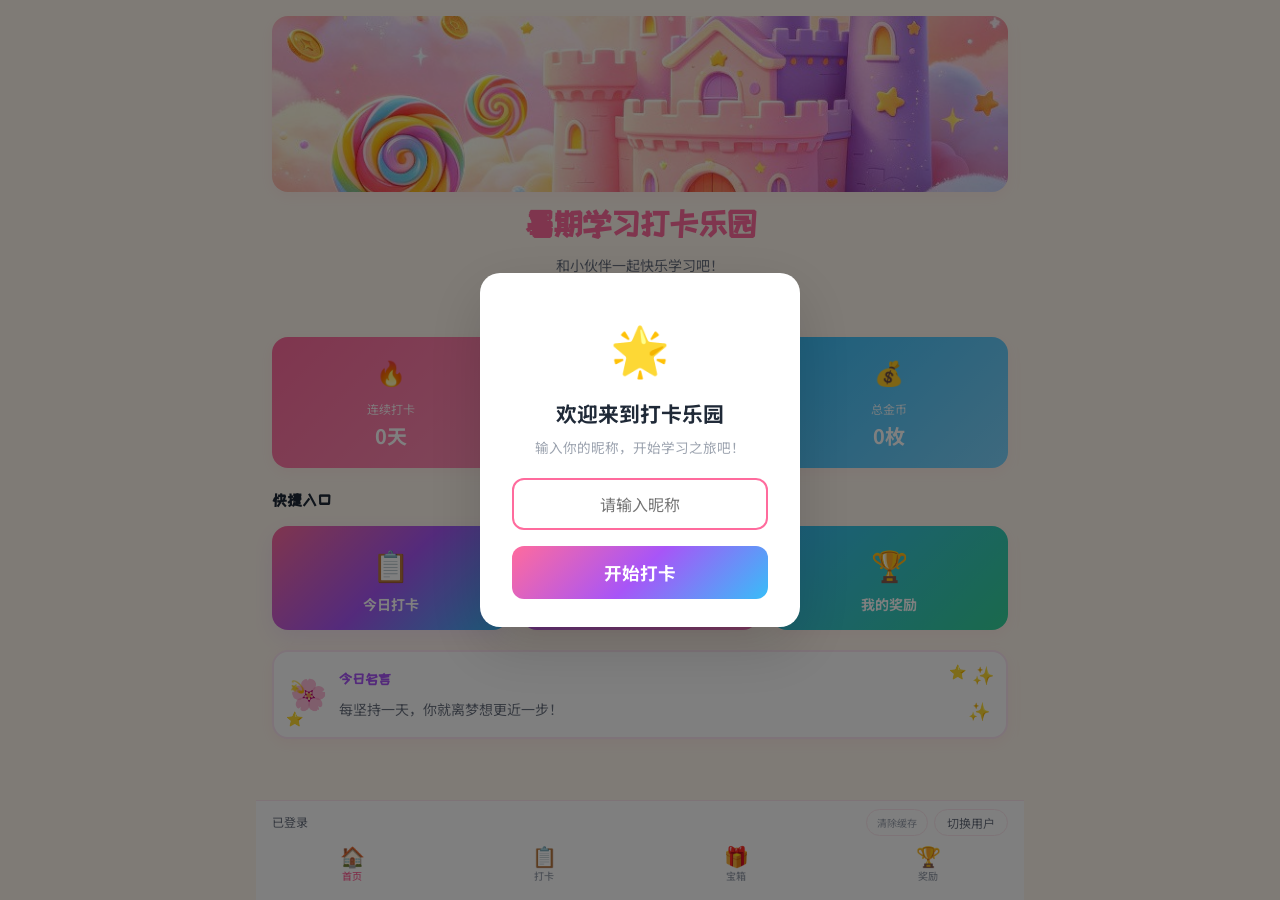
<file: index.html>
<!DOCTYPE html>
<html lang="zh-CN">
<head>
  <meta charset="UTF-8">
  <meta name="viewport" content="width=device-width, initial-scale=1.0">
  <title>暑期学习打卡乐园</title>
  <script>window.location.href = './pages/home.html';</script>
</head>
<body>
  <p>正在跳转到 <a href="./pages/home.html">暑期学习打卡乐园</a>...</p>
</body>
</html>
</file>
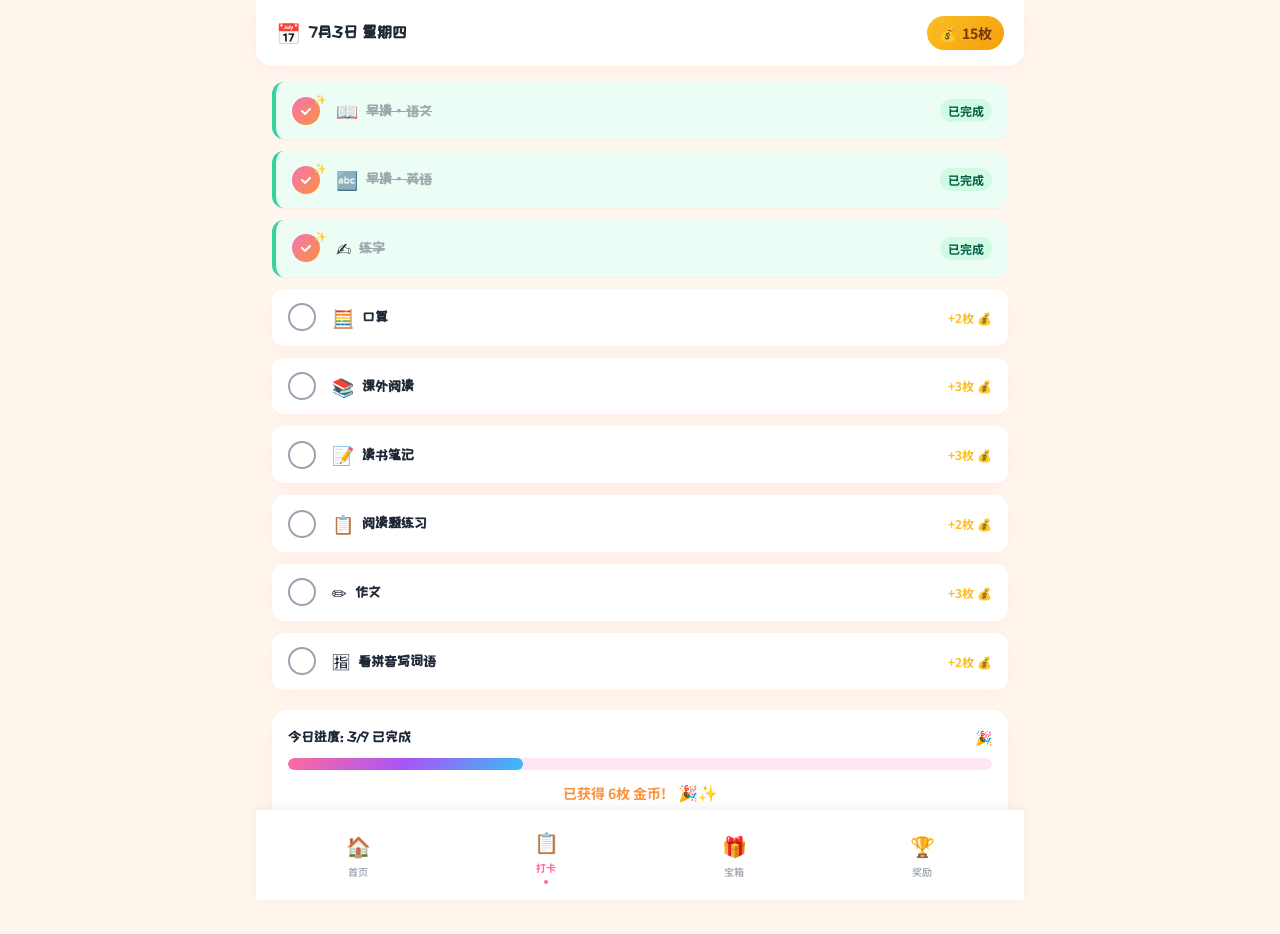
<file: daily-checkin.html>
<!DOCTYPE html>
<html lang="zh-CN">
<head>
    <meta charset="UTF-8">
    <meta name="viewport" content="width=device-width, initial-scale=1.0">
    <title>每日打卡</title>
    <style id="theme-vars">
:root {
  /* Brand Colors — Rainbow Candy */
  --color-primary: #FF6B9D;
  --color-primary-light: #FF8FB5;
  --color-primary-dark: #E5507F;
  --color-secondary: #A855F7;
  --color-tertiary: #38BDF8;
  --color-accent-yellow: #FBBF24;
  --color-accent-green: #34D399;
  --color-accent-orange: #FB923C;
  --color-accent-pink: #F472B6;
  --color-bg: #FFF7ED;
  --color-bg-warm: #FFF1F5;
  --color-bg-cool: #EFF6FF;
  --color-surface: #FFFFFF;
  --color-surface-hover: #FFF5F7;
  --color-border: #FDE8EF;
  --color-border-soft: #FCE7F3;
  --color-text: #1F2937;
  --color-text-secondary: #6B7280;
  --color-text-tertiary: #9CA3AF;
  --color-text-inverse: #FFFFFF;
  --state-success: #34D399;
  --state-warning: #FBBF24;
  --state-error: #F87171;
  --state-info: #38BDF8;

  /* Gradient candies */
  --gradient-rainbow: linear-gradient(135deg, #FF6B9D, #A855F7, #38BDF8);
  --gradient-candy: linear-gradient(135deg, #F472B6, #FB923C);
  --gradient-sunset: linear-gradient(135deg, #FBBF24, #FF6B9D);
  --gradient-ocean: linear-gradient(135deg, #38BDF8, #34D399);
  --gradient-purple: linear-gradient(135deg, #A855F7, #F472B6);

  /* Typography */
  --font-family-title: "ZCOOL KuaiLe", "Noto Sans SC", system-ui, sans-serif;
  --font-family-body: "Noto Sans SC", system-ui, -apple-system, sans-serif;
  --font-size-display: 2.5rem;
  --font-size-h1: 2rem;
  --font-size-h2: 1.5rem;
  --font-size-h3: 1.25rem;
  --font-size-body: 1rem;
  --font-size-small: 0.875rem;
  --font-size-xs: 0.75rem;
  --font-weight-title: 700;
  --font-weight-body: 400;
  --font-weight-medium: 500;
  --line-height-heading: 1.3;
  --line-height-body: 1.6;

  /* Spacing */
  --spacing-xs: 4px;
  --spacing-sm: 8px;
  --spacing-md: 16px;
  --spacing-lg: 24px;
  --spacing-xl: 32px;
  --spacing-2xl: 48px;

  /* Radius */
  --radius-sm: 8px;
  --radius-md: 12px;
  --radius-lg: 16px;
  --radius-full: 9999px;

  /* Shadow */
  --shadow-sm: 0 1px 3px rgba(0,0,0,0.04);
  --shadow-md: 0 2px 8px rgba(0,0,0,0.04);
  --shadow-card: 0 4px 16px rgba(255,107,157,0.08);
  --shadow-float: 0 8px 24px rgba(168,85,247,0.12);

  /* Brand prefix */
  --brand-prefix: sc;
}

/* Dark mode is not needed for this children's app */

    </style>
    <link href="https://fonts.googleapis.com/css2?family=Noto+Sans+SC:wght@400;500;700&family=ZCOOL+KuaiLe&display=swap" rel="stylesheet">
    <style>
        /* === Reset & Base === */
        *, *::before, *::after {
            box-sizing: border-box;
            margin: 0;
            padding: 0;
        }
        body {
            min-height: 100vh;
            -webkit-font-smoothing: antialiased;
            -moz-osx-font-smoothing: grayscale;
            background: var(--color-bg);
            font-family: var(--font-family-body);
            color: var(--color-text);
            line-height: var(--line-height-body);
        }
        a {
            text-decoration: none;
            color: inherit;
        }
        button {
            border: none;
            background: none;
            font-family: inherit;
        }

        /* === Main Layout === */
        .main-content {
            margin: 0 auto;
            max-width: 768px;
            position: relative;
            padding-bottom: 96px;
        }

        /* === Sticky Header === */
        .sticky-header {
            position: sticky;
            top: 0;
            z-index: 50;
            background: white;
            border-radius: 0 0 var(--radius-lg) var(--radius-lg);
            padding: var(--spacing-md) 20px;
            display: flex;
            align-items: center;
            justify-content: space-between;
            box-shadow: var(--shadow-card);
        }
        .header-left {
            display: flex;
            align-items: center;
            gap: var(--spacing-sm);
        }
        .header-date-emoji {
            font-size: 1.25rem;
        }
        .header-date-text {
            font-size: 1rem;
            font-weight: var(--font-weight-title);
            color: var(--color-text);
            font-family: var(--font-family-title);
        }
        .header-coin-badge {
            display: flex;
            align-items: center;
            gap: 6px;
            padding: 6px 12px;
            border-radius: var(--radius-full);
            font-size: var(--font-size-small);
            font-weight: var(--font-weight-title);
            background: linear-gradient(135deg, #FBBF24, #F59E0B);
            color: #78350F;
        }

        /* === Task Cards Section === */
        .tasks-section {
            padding: var(--spacing-md) var(--spacing-md) 0;
            display: flex;
            flex-direction: column;
            gap: 12px;
        }

        /* === Task Card (shared) === */
        .task-card {
            border-radius: var(--radius-md);
            padding: 14px var(--spacing-md);
            display: flex;
            align-items: center;
            gap: var(--spacing-md);
            position: relative;
            overflow: hidden;
        }

        /* Completed task card */
        .task-card.completed {
            background: #ECFDF5;
            box-shadow: var(--shadow-sm);
            border-left: 4px solid var(--color-accent-green);
        }

        /* Pending task card */
        .task-card.pending {
            background: var(--color-surface);
            box-shadow: var(--shadow-card);
            cursor: pointer;
            transition: transform 0.2s ease, box-shadow 0.2s ease;
        }
        .task-card.pending:hover {
            transform: translateY(-1px);
            box-shadow: var(--shadow-float);
        }

        /* Check circle (shared) */
        .check-circle {
            flex-shrink: 0;
            width: 28px;
            height: 28px;
            border-radius: var(--radius-full);
            display: flex;
            align-items: center;
            justify-content: center;
        }
        .task-card.completed .check-circle {
            background: var(--gradient-candy);
        }
        .task-card.pending .check-circle {
            border: 2px solid var(--color-text-tertiary);
            background: transparent;
            animation: gentlePulse 2s ease-in-out infinite;
        }

        /* Task info area */
        .task-info {
            flex: 1;
            min-width: 0;
        }
        .task-name-row {
            display: flex;
            align-items: center;
            gap: var(--spacing-sm);
        }
        .task-emoji {
            font-size: 1.125rem;
        }
        .task-name {
            font-weight: var(--font-weight-title);
            font-size: var(--font-size-small);
            font-family: var(--font-family-title);
        }
        .task-card.completed .task-name {
            text-decoration: line-through;
            opacity: 0.6;
            color: var(--color-text-secondary);
        }
        .task-card.pending .task-name {
            color: var(--color-text);
        }

        /* Task right badges */
        .task-badges {
            display: flex;
            align-items: center;
            gap: var(--spacing-sm);
            flex-shrink: 0;
        }
        .badge-completed {
            font-size: var(--font-size-xs);
            font-weight: var(--font-weight-title);
            padding: 2px 8px;
            border-radius: var(--radius-full);
            background: #D1FAE5;
            color: #065F46;
        }
        .badge-coins {
            font-size: var(--font-size-xs);
            font-weight: var(--font-weight-title);
            color: var(--color-accent-yellow);
        }

        /* === Summary Section === */
        .summary-section {
            margin: 20px var(--spacing-md) 0;
            padding: var(--spacing-md);
            border-radius: var(--radius-lg);
            background: white;
            box-shadow: var(--shadow-card);
            position: relative;
            overflow: hidden;
        }
        .summary-header {
            display: flex;
            align-items: center;
            justify-content: space-between;
            margin-bottom: 10px;
        }
        .summary-title {
            font-size: var(--font-size-small);
            font-weight: var(--font-weight-title);
            color: var(--color-text);
            font-family: var(--font-family-title);
        }
        .summary-emoji {
            font-size: var(--font-size-small);
            font-weight: var(--font-weight-title);
            color: var(--color-primary);
        }
        .progress-bar-track {
            width: 100%;
            height: 12px;
            border-radius: var(--radius-full);
            overflow: hidden;
            background: var(--color-border-soft);
        }
        .progress-bar-fill {
            height: 100%;
            border-radius: var(--radius-full);
            width: 33.33%;
            background: var(--gradient-rainbow);
        }
        .summary-footer {
            margin-top: 10px;
            text-align: center;
        }
        .summary-coins-text {
            font-size: var(--font-size-small);
            font-weight: var(--font-weight-title);
            color: var(--color-accent-orange);
        }
        .summary-celebration {
            margin-left: var(--spacing-sm);
        }

        /* === Bottom Tab Bar === */
        .bottom-tab-bar {
            position: fixed;
            bottom: 0;
            left: 50%;
            transform: translateX(-50%);
            width: 100%;
            max-width: 768px;
            background: white;
            z-index: 50;
            box-shadow: 0 -2px 12px rgba(0,0,0,0.06);
        }
        .tab-bar-inner {
            display: flex;
            align-items: center;
            justify-content: space-around;
            padding: var(--spacing-sm) var(--spacing-sm);
            padding-bottom: max(0.5rem, env(safe-area-inset-bottom));
        }
        .tab-item {
            display: flex;
            flex-direction: column;
            align-items: center;
            gap: 2px;
            padding: var(--spacing-sm) var(--spacing-md);
        }
        .tab-emoji {
            font-size: 1.25rem;
        }
        .tab-label {
            font-size: 10px;
            font-weight: var(--font-weight-medium);
        }
        .tab-label-active {
            font-size: 10px;
            font-weight: var(--font-weight-title);
        }
        .tab-indicator {
            width: 4px;
            height: 4px;
            border-radius: var(--radius-full);
            margin-top: 2px;
            background: var(--color-primary);
        }

        /* === Bottom spacer === */
        .bottom-spacer {
            height: var(--spacing-md);
        }

        /* === Animations === */
        @keyframes gentlePulse {
            0%, 100% {
                transform: scale(1);
                border-color: var(--color-text-tertiary);
            }
            50% {
                transform: scale(1.08);
                border-color: var(--color-primary-light);
            }
        }
        @keyframes celebrateBounce {
            0% { transform: scale(1); }
            30% { transform: scale(1.15); }
            50% { transform: scale(0.95); }
            70% { transform: scale(1.05); }
            100% { transform: scale(1); }
        }
        .task-card.just-completed {
            animation: celebrateBounce 0.5s ease-out;
        }

        /* Sparkle effect on completed check circle */
        .task-card.completed .check-circle {
            position: relative;
        }
        .task-card.completed .check-circle::after {
            content: '✨';
            position: absolute;
            top: -6px;
            right: -6px;
            font-size: 10px;
            animation: sparkle 1.5s ease-in-out infinite;
        }
        @keyframes sparkle {
            0%, 100% { opacity: 1; transform: scale(1); }
            50% { opacity: 0.5; transform: scale(0.8); }
        }
    </style>
</head>
<body>
  <main class="main-content">

    <!-- ===== Sticky Header ===== -->
    <header class="sticky-header">
      <div class="header-left">
        <span class="header-date-emoji">📅</span>
        <span class="header-date-text">7月3日 星期四</span>
      </div>
      <div class="header-coin-badge">
        <span>💰</span>
        <span>15枚</span>
      </div>
    </header>

    <!-- ===== Task Cards Section ===== -->
    <section class="tasks-section">

      <!-- Task 1: 早读·语文 — completed -->
      <div class="task-card completed">
        <div class="check-circle">
          <svg width="14" height="14" viewBox="0 0 14 14" fill="none"><path d="M3 7l3 3 5-5" stroke="white" stroke-width="2" stroke-linecap="round" stroke-linejoin="round"/></svg>
        </div>
        <div class="task-info">
          <div class="task-name-row">
            <span class="task-emoji">📖</span>
            <span class="task-name">早读·语文</span>
          </div>
        </div>
        <div class="task-badges">
          <span class="badge-completed">已完成</span>
        </div>
      </div>

      <!-- Task 2: 早读·英语 — completed -->
      <div class="task-card completed">
        <div class="check-circle">
          <svg width="14" height="14" viewBox="0 0 14 14" fill="none"><path d="M3 7l3 3 5-5" stroke="white" stroke-width="2" stroke-linecap="round" stroke-linejoin="round"/></svg>
        </div>
        <div class="task-info">
          <div class="task-name-row">
            <span class="task-emoji">🔤</span>
            <span class="task-name">早读·英语</span>
          </div>
        </div>
        <div class="task-badges">
          <span class="badge-completed">已完成</span>
        </div>
      </div>

      <!-- Task 3: 练字 — completed -->
      <div class="task-card completed">
        <div class="check-circle">
          <svg width="14" height="14" viewBox="0 0 14 14" fill="none"><path d="M3 7l3 3 5-5" stroke="white" stroke-width="2" stroke-linecap="round" stroke-linejoin="round"/></svg>
        </div>
        <div class="task-info">
          <div class="task-name-row">
            <span class="task-emoji">✍️</span>
            <span class="task-name">练字</span>
          </div>
        </div>
        <div class="task-badges">
          <span class="badge-completed">已完成</span>
        </div>
      </div>

      <!-- Task 4: 口算 — pending -->
      <div class="task-card pending">
        <div class="check-circle"></div>
        <div class="task-info">
          <div class="task-name-row">
            <span class="task-emoji">🧮</span>
            <span class="task-name">口算</span>
          </div>
        </div>
        <div class="task-badges">
          <span class="badge-coins">+2枚 💰</span>
        </div>
      </div>

      <!-- Task 5: 课外阅读 — pending -->
      <div class="task-card pending">
        <div class="check-circle"></div>
        <div class="task-info">
          <div class="task-name-row">
            <span class="task-emoji">📚</span>
            <span class="task-name">课外阅读</span>
          </div>
        </div>
        <div class="task-badges">
          <span class="badge-coins">+3枚 💰</span>
        </div>
      </div>

      <!-- Task 6: 读书笔记 — pending -->
      <div class="task-card pending">
        <div class="check-circle"></div>
        <div class="task-info">
          <div class="task-name-row">
            <span class="task-emoji">📝</span>
            <span class="task-name">读书笔记</span>
          </div>
        </div>
        <div class="task-badges">
          <span class="badge-coins">+3枚 💰</span>
        </div>
      </div>

      <!-- Task 7: 阅读题练习 — pending -->
      <div class="task-card pending">
        <div class="check-circle"></div>
        <div class="task-info">
          <div class="task-name-row">
            <span class="task-emoji">📋</span>
            <span class="task-name">阅读题练习</span>
          </div>
        </div>
        <div class="task-badges">
          <span class="badge-coins">+2枚 💰</span>
        </div>
      </div>

      <!-- Task 8: 作文 — pending -->
      <div class="task-card pending">
        <div class="check-circle"></div>
        <div class="task-info">
          <div class="task-name-row">
            <span class="task-emoji">✏️</span>
            <span class="task-name">作文</span>
          </div>
        </div>
        <div class="task-badges">
          <span class="badge-coins">+3枚 💰</span>
        </div>
      </div>

      <!-- Task 9: 看拼音写词语 — pending -->
      <div class="task-card pending">
        <div class="check-circle"></div>
        <div class="task-info">
          <div class="task-name-row">
            <span class="task-emoji">🈯</span>
            <span class="task-name">看拼音写词语</span>
          </div>
        </div>
        <div class="task-badges">
          <span class="badge-coins">+2枚 💰</span>
        </div>
      </div>

    </section>

    <!-- ===== Today's Summary Bar ===== -->
    <section class="summary-section">
      <div class="summary-header">
        <span class="summary-title">今日进度: 3/9 已完成</span>
        <span class="summary-emoji">🎉</span>
      </div>
      <!-- Progress bar -->
      <div class="progress-bar-track">
        <div class="progress-bar-fill"></div>
      </div>
      <div class="summary-footer">
        <span class="summary-coins-text">已获得 6枚 金币!</span>
        <span class="summary-celebration">🎉✨</span>
      </div>
    </section>

    <!-- Spacer for fixed tab bar -->
    <div class="bottom-spacer"></div>

  </main>

  <!-- ===== Fixed Bottom Tab Bar ===== -->
  <nav class="bottom-tab-bar">
    <div class="tab-bar-inner">
      <!-- Tab: 首页 -->
      <a data-dom-id="nav-home" href="#" class="tab-item" style="color: var(--color-text-tertiary);">
        <span class="tab-emoji">🏠</span>
        <span class="tab-label">首页</span>
      </a>
      <!-- Tab: 打卡 (active) -->
      <a data-dom-id="nav-daily-checkin" href="#" class="tab-item" style="color: var(--color-primary);">
        <span class="tab-emoji">📋</span>
        <span class="tab-label-active">打卡</span>
        <div class="tab-indicator"></div>
      </a>
      <!-- Tab: 宝箱 -->
      <a data-dom-id="nav-treasure-box" href="#" class="tab-item" style="color: var(--color-text-tertiary);">
        <span class="tab-emoji">🎁</span>
        <span class="tab-label">宝箱</span>
      </a>
      <!-- Tab: 奖励 -->
      <a data-dom-id="nav-my-rewards" href="#" class="tab-item" style="color: var(--color-text-tertiary);">
        <span class="tab-emoji">🏆</span>
        <span class="tab-label">奖励</span>
      </a>
    </div>
  </nav>

<script>
document.addEventListener('DOMContentLoaded', function() {
  var navMap = {
    'nav-home': 'home.html',
    'nav-daily-checkin': 'daily-checkin.html',
    'nav-treasure-box': 'treasure-box.html',
    'nav-my-rewards': 'my-rewards.html'
  };
  document.querySelectorAll('[data-dom-id]').forEach(function(el) {
    el.addEventListener('click', function(e) {
      e.preventDefault();
      e.stopPropagation();
      var target = navMap[el.getAttribute('data-dom-id')];
      if (target) window.location.href = target;
    });
  });

  var coinCount = 6;
  var completedCount = 3;
  var totalTasks = 9;

  // Make task cards clickable for toggle effect
  document.querySelectorAll('.task-card').forEach(function(card) {
    card.addEventListener('click', function(e) {
      if (e.target.closest('[data-dom-id]')) return;

      var isCompleted = card.classList.contains('completed');
      var circle = card.querySelector('.check-circle');
      var badges = card.querySelector('.task-badges');
      var coinReward = card.getAttribute('data-coins') ? parseInt(card.getAttribute('data-coins')) : 0;
      if (!coinReward) {
        var coinText = card.querySelector('.badge-coins');
        if (coinText) coinReward = parseInt(coinText.textContent) || 0;
      }

      if (isCompleted) {
        // Un-complete: completed -> pending
        card.classList.remove('completed', 'just-completed');
        card.classList.add('pending');
        circle.innerHTML = '';
        circle.style.border = '2px solid var(--color-text-tertiary)';
        circle.style.background = 'transparent';
        if (badges) {
          var completedBadge = badges.querySelector('.badge-completed');
          if (completedBadge) completedBadge.remove();
          var existingCoins = badges.querySelectorAll('.badge-coins');
          existingCoins.forEach(function(c) { c.remove(); });
          var coinSpan = document.createElement('span');
          coinSpan.className = 'badge-coins';
          coinSpan.textContent = '+' + (coinReward || 2) + '枚 💰';
          badges.appendChild(coinSpan);
        }
        completedCount--;
        coinCount -= (coinReward || 2);
      } else {
        // Complete: pending -> completed
        card.classList.remove('pending');
        card.classList.add('completed', 'just-completed');
        circle.style.border = 'none';
        circle.style.background = 'linear-gradient(135deg, #F472B6, #FB923C)';
        circle.innerHTML = '<svg width="14" height="14" viewBox="0 0 14 14" fill="none"><path d="M3 7l3 3 5-5" stroke="white" stroke-width="2" stroke-linecap="round" stroke-linejoin="round"/></svg>';
        // Remove animation class after it finishes
        setTimeout(function() { card.classList.remove('just-completed'); }, 500);
        if (badges) {
          var coinSpan2 = badges.querySelector('.badge-coins');
          if (coinSpan2) coinSpan2.remove();
          var doneSpan = document.createElement('span');
          doneSpan.className = 'badge-completed';
          doneSpan.textContent = '已完成';
          badges.appendChild(doneSpan);
        }
        completedCount++;
        coinCount += (coinReward || 2);
      }

      // Update summary
      var summaryTitle = document.querySelector('.summary-title');
      if (summaryTitle) summaryTitle.textContent = '今日进度: ' + completedCount + '/' + totalTasks + ' 已完成';
      var progressFill = document.querySelector('.progress-bar-fill');
      if (progressFill) progressFill.style.width = (completedCount / totalTasks * 100) + '%';
      var coinsText = document.querySelector('.summary-coins-text');
      if (coinsText) coinsText.textContent = '已获得 ' + coinCount + '枚 金币!';
      // Update header coin badge
      var headerCoin = document.querySelector('.header-coin-badge');
      if (headerCoin) headerCoin.innerHTML = '<span>💰</span><span>' + coinCount + '枚</span>';
    });
  });
});
</script>

</body>
</html>
</file>
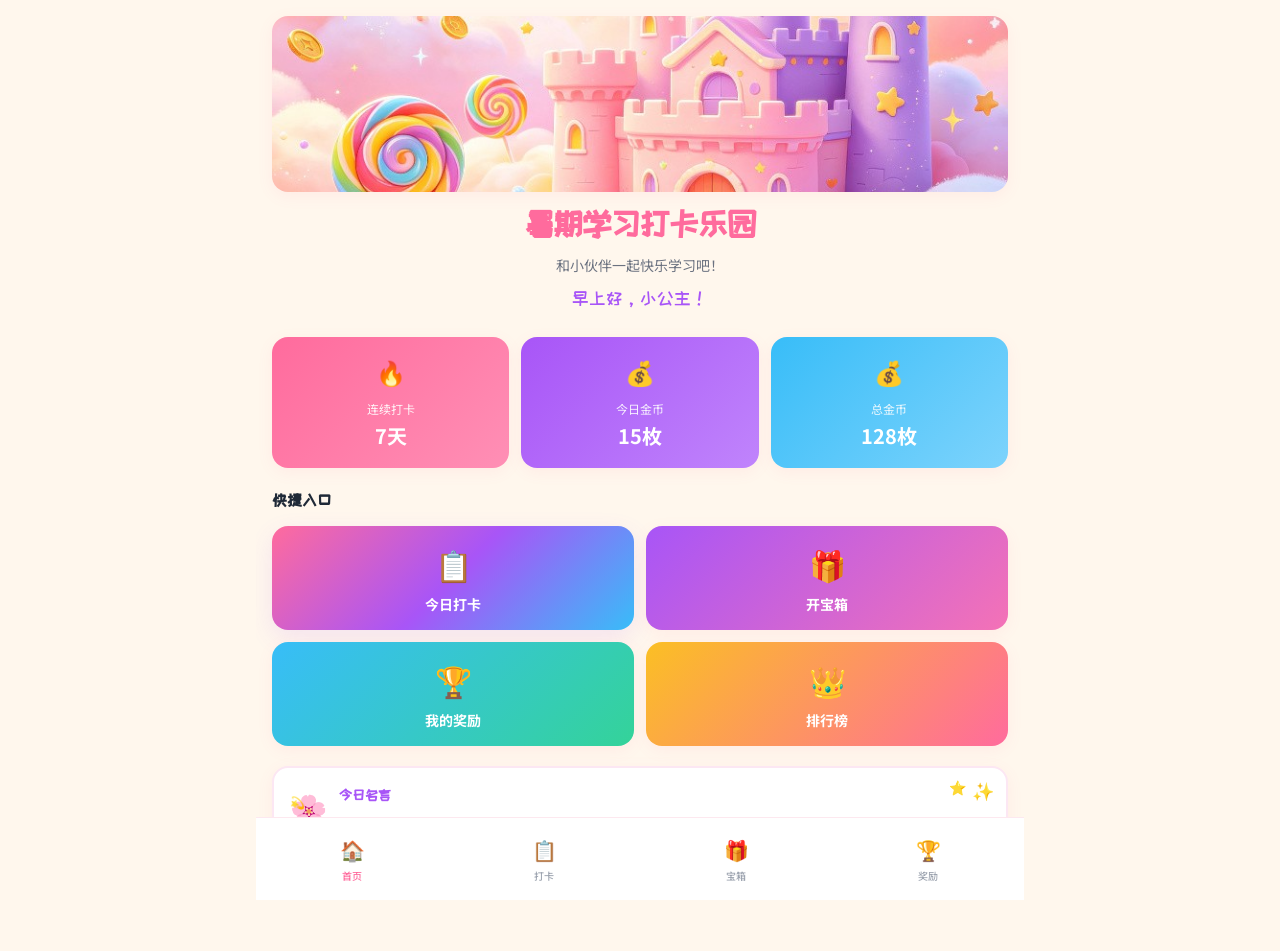
<file: home.html>
<!DOCTYPE html>
<html lang="zh-CN">
<head>
    <meta charset="UTF-8">
    <meta name="viewport" content="width=device-width, initial-scale=1.0">
    <title>暑期学习打卡乐园</title>
    <style id="theme-vars">
:root {
  /* Brand Colors — Rainbow Candy */
  --color-primary: #FF6B9D;
  --color-primary-light: #FF8FB5;
  --color-primary-dark: #E5507F;
  --color-secondary: #A855F7;
  --color-tertiary: #38BDF8;
  --color-accent-yellow: #FBBF24;
  --color-accent-green: #34D399;
  --color-accent-orange: #FB923C;
  --color-accent-pink: #F472B6;
  --color-bg: #FFF7ED;
  --color-bg-warm: #FFF1F5;
  --color-bg-cool: #EFF6FF;
  --color-surface: #FFFFFF;
  --color-surface-hover: #FFF5F7;
  --color-border: #FDE8EF;
  --color-border-soft: #FCE7F3;
  --color-text: #1F2937;
  --color-text-secondary: #6B7280;
  --color-text-tertiary: #9CA3AF;
  --color-text-inverse: #FFFFFF;
  --state-success: #34D399;
  --state-warning: #FBBF24;
  --state-error: #F87171;
  --state-info: #38BDF8;

  /* Gradient candies */
  --gradient-rainbow: linear-gradient(135deg, #FF6B9D, #A855F7, #38BDF8);
  --gradient-candy: linear-gradient(135deg, #F472B6, #FB923C);
  --gradient-sunset: linear-gradient(135deg, #FBBF24, #FF6B9D);
  --gradient-ocean: linear-gradient(135deg, #38BDF8, #34D399);
  --gradient-purple: linear-gradient(135deg, #A855F7, #F472B6);

  /* Typography */
  --font-family-title: "ZCOOL KuaiLe", "Noto Sans SC", system-ui, sans-serif;
  --font-family-body: "Noto Sans SC", system-ui, -apple-system, sans-serif;
  --font-size-display: 2.5rem;
  --font-size-h1: 2rem;
  --font-size-h2: 1.5rem;
  --font-size-h3: 1.25rem;
  --font-size-body: 1rem;
  --font-size-small: 0.875rem;
  --font-size-xs: 0.75rem;
  --font-weight-title: 700;
  --font-weight-body: 400;
  --font-weight-medium: 500;
  --line-height-heading: 1.3;
  --line-height-body: 1.6;

  /* Spacing */
  --spacing-xs: 4px;
  --spacing-sm: 8px;
  --spacing-md: 16px;
  --spacing-lg: 24px;
  --spacing-xl: 32px;
  --spacing-2xl: 48px;

  /* Radius */
  --radius-sm: 8px;
  --radius-md: 12px;
  --radius-lg: 16px;
  --radius-full: 9999px;

  /* Shadow */
  --shadow-sm: 0 1px 3px rgba(0,0,0,0.04);
  --shadow-md: 0 2px 8px rgba(0,0,0,0.04);
  --shadow-card: 0 4px 16px rgba(255,107,157,0.08);
  --shadow-float: 0 8px 24px rgba(168,85,247,0.12);

  /* Brand prefix */
  --brand-prefix: sc;
}

/* Dark mode is not needed for this children's app */

    </style>
    <link href="https://fonts.googleapis.com/css2?family=Noto+Sans+SC:wght@400;500;700&family=ZCOOL+KuaiLe&display=swap" rel="stylesheet">
    <style>
        /* === Reset & Base === */
        *, *::before, *::after {
            box-sizing: border-box;
            margin: 0;
            padding: 0;
        }
        body {
            min-height: 100vh;
            -webkit-font-smoothing: antialiased;
            -moz-osx-font-smoothing: grayscale;
            background: var(--color-bg);
            font-family: var(--font-family-body);
            color: var(--color-text);
            line-height: var(--line-height-body);
        }
        a {
            text-decoration: none;
            color: inherit;
        }
        button {
            border: none;
            background: none;
            font-family: inherit;
        }
        img {
            display: block;
        }

        /* === Mobile Container === */
        .mobile-container {
            max-width: 768px;
            margin: 0 auto;
            min-height: 100vh;
            position: relative;
            overflow-x: hidden;
        }

        /* === Page Content === */
        .page-content {
            padding-bottom: 80px;
        }

        /* === Section Spacing === */
        .hero-section {
            padding: var(--spacing-md) var(--spacing-md) var(--spacing-sm);
        }
        .hero-image-wrap {
            border-radius: var(--radius-lg);
            overflow: hidden;
            box-shadow: var(--shadow-card);
        }
        .hero-image-wrap img {
            width: 100%;
            height: 176px;
            object-fit: cover;
        }
        .hero-text {
            text-align: center;
            margin-top: 12px;
        }
        .hero-title {
            font-size: var(--font-size-h1);
            font-weight: var(--font-weight-title);
            line-height: var(--line-height-heading);
            font-family: var(--font-family-title);
            color: var(--color-primary);
        }
        .hero-subtitle {
            margin-top: var(--spacing-sm);
            font-size: var(--font-size-small);
            color: var(--color-text-secondary);
        }
        .hero-greeting {
            margin-top: var(--spacing-sm);
            font-size: 1.125rem;
            font-family: var(--font-family-title);
            color: var(--color-secondary);
        }

        /* === Stats Cards === */
        .stats-section {
            padding: 0 var(--spacing-md);
            margin-top: var(--spacing-md);
        }
        .stats-row {
            display: flex;
            gap: 12px;
        }
        .stat-card {
            flex: 1;
            border-radius: var(--radius-lg);
            padding: var(--spacing-md);
            text-align: center;
            color: var(--color-text-inverse);
        }
        .stat-card .emoji {
            font-size: 1.5rem;
            margin-bottom: var(--spacing-sm);
        }
        .stat-card .label {
            font-size: 0.75rem;
            opacity: 0.9;
        }
        .stat-card .value {
            font-size: 1.25rem;
            font-weight: var(--font-weight-title);
            margin-top: 2px;
        }

        /* === Quick Action Grid === */
        .actions-section {
            padding: 0 var(--spacing-md);
            margin-top: 20px;
        }
        .actions-title {
            font-size: 1rem;
            font-weight: var(--font-weight-title);
            margin-bottom: 12px;
            font-family: var(--font-family-title);
            color: var(--color-text);
        }
        .actions-grid {
            display: grid;
            grid-template-columns: 1fr 1fr;
            gap: 12px;
        }
        .action-btn {
            border-radius: var(--radius-lg);
            padding: var(--spacing-md);
            display: flex;
            flex-direction: column;
            align-items: center;
            gap: var(--spacing-sm);
            color: var(--color-text-inverse);
            cursor: pointer;
            transition: transform 0.15s ease;
        }
        .action-btn:active {
            transform: scale(0.95);
        }
        .action-btn .emoji {
            font-size: 1.875rem;
        }
        .action-btn .btn-text {
            font-size: var(--font-size-small);
            font-weight: var(--font-weight-title);
        }

        /* === Motivational Quote === */
        .quote-section {
            padding: 0 var(--spacing-md);
            margin-top: 20px;
        }
        .quote-card {
            border-radius: var(--radius-lg);
            padding: var(--spacing-md);
            position: relative;
            overflow: hidden;
            background: var(--color-surface);
            box-shadow: var(--shadow-card);
            border: 2px solid var(--color-border-soft);
        }
        .quote-sparkle {
            position: absolute;
        }
        .sparkle-1 { top: 8px; right: 12px; font-size: 1.125rem; }
        .sparkle-2 { top: 8px; right: 40px; font-size: var(--font-size-small); }
        .sparkle-3 { bottom: 8px; left: 12px; font-size: var(--font-size-small); }
        .sparkle-4 { bottom: 12px; right: 16px; font-size: 1.125rem; }
        .sparkle-5 { top: 24px; left: 16px; font-size: var(--font-size-xs); }
        .quote-content {
            display: flex;
            align-items: flex-start;
            gap: 12px;
        }
        .quote-emoji {
            font-size: 1.875rem;
        }
        .quote-label {
            font-size: var(--font-size-small);
            font-weight: var(--font-weight-title);
            margin-bottom: var(--spacing-sm);
            color: var(--color-secondary);
            font-family: var(--font-family-title);
        }
        .quote-text {
            font-size: var(--font-size-small);
            line-height: 1.625;
            color: var(--color-text-secondary);
        }

        /* === Bottom spacer === */
        .bottom-spacer {
            height: var(--spacing-md);
        }

        /* === Tab Bar === */
        .tab-bar {
            position: fixed;
            bottom: 0;
            left: 50%;
            transform: translateX(-50%);
            max-width: 768px;
            width: 100%;
            z-index: 50;
            background: var(--color-surface);
            border-top: 1px solid var(--color-border);
        }
        .tab-bar-inner {
            display: flex;
            align-items: center;
            justify-content: space-around;
            padding: var(--spacing-sm) 0;
        }
        .tab-item {
            display: flex;
            flex-direction: column;
            align-items: center;
            gap: 2px;
            padding: var(--spacing-sm) 12px;
            font-size: 10px;
            font-weight: var(--font-weight-medium);
        }
        .tab-item .tab-emoji {
            font-size: 1.25rem;
        }

        /* === Animations === */
        @keyframes gentleBounce {
            0%, 100% { transform: translateY(0); }
            50% { transform: translateY(-6px); }
        }
        @keyframes twinkle {
            0%, 100% { opacity: 1; transform: scale(1); }
            50% { opacity: 0.5; transform: scale(0.8); }
        }
        @keyframes floatUp {
            0%, 100% { transform: translateY(0); }
            50% { transform: translateY(-4px); }
        }
        .animate-bounce-gentle {
            animation: gentleBounce 2s ease-in-out infinite;
        }
        .animate-twinkle {
            animation: twinkle 1.5s ease-in-out infinite;
        }
        .animate-twinkle-delay {
            animation: twinkle 1.5s ease-in-out 0.5s infinite;
        }
        .animate-twinkle-delay2 {
            animation: twinkle 1.5s ease-in-out 1s infinite;
        }
        .animate-float {
            animation: floatUp 3s ease-in-out infinite;
        }
    </style>
</head>
<body>

    <div class="mobile-container">
        <main class="page-content">
            <!-- Hero Section -->
            <section class="hero-section">
                <div class="hero-image-wrap">
                    <img src="assets/hero-candy-land.jpg" alt="Candy Land">
                </div>
                <div class="hero-text">
                    <h1 class="hero-title">暑期学习打卡乐园</h1>
                    <p class="hero-subtitle">和小伙伴一起快乐学习吧！</p>
                    <p class="hero-greeting">早上好，小公主！</p>
                </div>
            </section>

            <!-- Stats Cards Row -->
            <section class="stats-section">
                <div class="stats-row">
                    <!-- Card 1: Streak -->
                    <div class="stat-card" style="background: linear-gradient(135deg, #FF6B9D, #FF8FB5); box-shadow: var(--shadow-card);">
                        <div class="emoji">🔥</div>
                        <div class="label">连续打卡</div>
                        <div class="value">7天</div>
                    </div>
                    <!-- Card 2: Today's Coins -->
                    <div class="stat-card" style="background: linear-gradient(135deg, #A855F7, #C084FC); box-shadow: var(--shadow-card);">
                        <div class="emoji">💰</div>
                        <div class="label">今日金币</div>
                        <div class="value">15枚</div>
                    </div>
                    <!-- Card 3: Total Coins -->
                    <div class="stat-card" style="background: linear-gradient(135deg, #38BDF8, #7DD3FC); box-shadow: var(--shadow-card);">
                        <div class="emoji">💰</div>
                        <div class="label">总金币</div>
                        <div class="value">128枚</div>
                    </div>
                </div>
            </section>

            <!-- Quick Action Buttons (2x2 Grid) -->
            <section class="actions-section">
                <h2 class="actions-title">快捷入口</h2>
                <div class="actions-grid">
                    <!-- CTA: Today's Check-in -->
                    <button data-dom-id="cta-start-today"
                        class="action-btn animate-bounce-gentle"
                        style="background: var(--gradient-rainbow); box-shadow: var(--shadow-float);">
                        <span class="emoji">📋</span>
                        <span class="btn-text">今日打卡</span>
                    </button>
                    <!-- Treasure Box -->
                    <button data-dom-id="nav-treasure-box"
                        class="action-btn"
                        style="background: var(--gradient-purple); box-shadow: var(--shadow-card);">
                        <span class="emoji">🎁</span>
                        <span class="btn-text">开宝箱</span>
                    </button>
                    <!-- My Rewards -->
                    <button data-dom-id="nav-my-rewards"
                        class="action-btn"
                        style="background: var(--gradient-ocean); box-shadow: var(--shadow-card);">
                        <span class="emoji">🏆</span>
                        <span class="btn-text">我的奖励</span>
                    </button>
                    <!-- Leaderboard -->
                    <button class="action-btn"
                        style="background: var(--gradient-sunset); box-shadow: var(--shadow-card);">
                        <span class="emoji">👑</span>
                        <span class="btn-text">排行榜</span>
                    </button>
                </div>
            </section>

            <!-- Motivational Section -->
            <section class="quote-section">
                <div class="quote-card">
                    <!-- Decorative sparkles -->
                    <span class="quote-sparkle sparkle-1 animate-twinkle">✨</span>
                    <span class="quote-sparkle sparkle-2 animate-twinkle-delay">⭐</span>
                    <span class="quote-sparkle sparkle-3 animate-twinkle-delay2">⭐</span>
                    <span class="quote-sparkle sparkle-4 animate-twinkle">✨</span>
                    <span class="quote-sparkle sparkle-5 animate-twinkle-delay">💫</span>

                    <div class="quote-content">
                        <span class="quote-emoji animate-float">🌸</span>
                        <div>
                            <h3 class="quote-label">今日名言</h3>
                            <p class="quote-text">
                                每坚持一天，你就离梦想更近一步！
                            </p>
                        </div>
                    </div>
                </div>
            </section>

            <!-- Spacer for bottom padding -->
            <div class="bottom-spacer"></div>
        </main>

        <!-- Bottom Tab Bar -->
        <nav class="tab-bar">
            <div class="tab-bar-inner">
                <!-- Home (active) -->
                <a data-dom-id="nav-home" href="#" class="tab-item" style="color: var(--color-primary);">
                    <span class="tab-emoji">🏠</span>
                    <span>首页</span>
                </a>
                <!-- Daily Check-in -->
                <a data-dom-id="nav-daily-checkin" href="#" class="tab-item" style="color: var(--color-text-tertiary);">
                    <span class="tab-emoji">📋</span>
                    <span>打卡</span>
                </a>
                <!-- Treasure Box -->
                <a data-dom-id="nav-treasure-box" href="#" class="tab-item" style="color: var(--color-text-tertiary);">
                    <span class="tab-emoji">🎁</span>
                    <span>宝箱</span>
                </a>
                <!-- Rewards -->
                <a data-dom-id="nav-my-rewards" href="#" class="tab-item" style="color: var(--color-text-tertiary);">
                    <span class="tab-emoji">🏆</span>
                    <span>奖励</span>
                </a>
            </div>
            <!-- Safe area for iPhone notch -->
            <div style="height: env(safe-area-inset-bottom, 0px);"></div>
        </nav>
    </div>

<script>
document.addEventListener('DOMContentLoaded', function() {
  const navMap = {
    'cta-start-today': 'daily-checkin.html',
    'nav-daily-checkin': 'daily-checkin.html',
    'nav-treasure-box': 'treasure-box.html',
    'nav-my-rewards': 'my-rewards.html',
    'nav-home': 'home.html'
  };
  document.querySelectorAll('[data-dom-id]').forEach(function(el) {
    el.addEventListener('click', function(e) {
      e.preventDefault();
      var target = navMap[el.getAttribute('data-dom-id')];
      if (target) window.location.href = target;
    });
  });
});
</script>
</body>
</html>
</file>
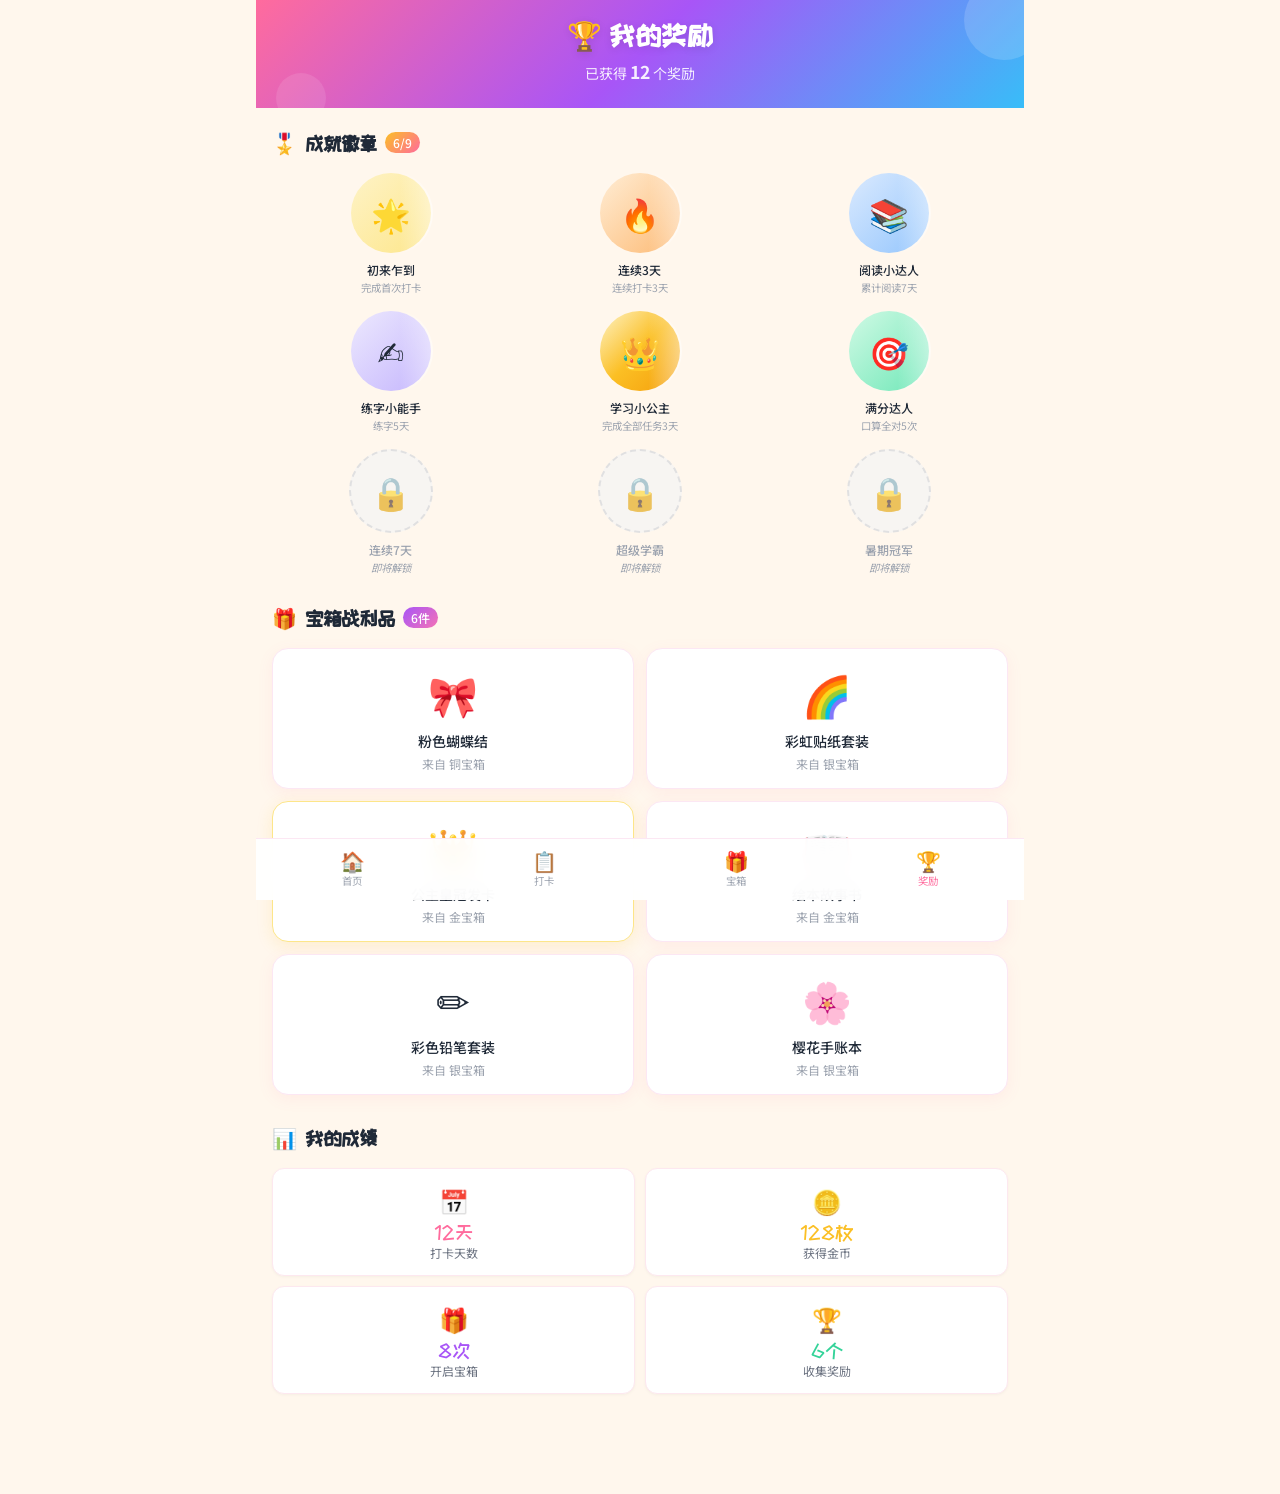
<file: my-rewards.html>
<!DOCTYPE html>
<html lang="zh-CN">
<head>
    <meta charset="UTF-8">
    <meta name="viewport" content="width=device-width, initial-scale=1.0">
    <title>我的奖励</title>
    <style id="theme-vars">
:root {
  /* Brand Colors — Rainbow Candy */
  --color-primary: #FF6B9D;
  --color-primary-light: #FF8FB5;
  --color-primary-dark: #E5507F;
  --color-secondary: #A855F7;
  --color-tertiary: #38BDF8;
  --color-accent-yellow: #FBBF24;
  --color-accent-green: #34D399;
  --color-accent-orange: #FB923C;
  --color-accent-pink: #F472B6;
  --color-bg: #FFF7ED;
  --color-bg-warm: #FFF1F5;
  --color-bg-cool: #EFF6FF;
  --color-surface: #FFFFFF;
  --color-surface-hover: #FFF5F7;
  --color-border: #FDE8EF;
  --color-border-soft: #FCE7F3;
  --color-text: #1F2937;
  --color-text-secondary: #6B7280;
  --color-text-tertiary: #9CA3AF;
  --color-text-inverse: #FFFFFF;
  --state-success: #34D399;
  --state-warning: #FBBF24;
  --state-error: #F87171;
  --state-info: #38BDF8;

  /* Gradient candies */
  --gradient-rainbow: linear-gradient(135deg, #FF6B9D, #A855F7, #38BDF8);
  --gradient-candy: linear-gradient(135deg, #F472B6, #FB923C);
  --gradient-sunset: linear-gradient(135deg, #FBBF24, #FF6B9D);
  --gradient-ocean: linear-gradient(135deg, #38BDF8, #34D399);
  --gradient-purple: linear-gradient(135deg, #A855F7, #F472B6);

  /* Typography */
  --font-family-title: "ZCOOL KuaiLe", "Noto Sans SC", system-ui, sans-serif;
  --font-family-body: "Noto Sans SC", system-ui, -apple-system, sans-serif;
  --font-size-display: 2.5rem;
  --font-size-h1: 2rem;
  --font-size-h2: 1.5rem;
  --font-size-h3: 1.25rem;
  --font-size-body: 1rem;
  --font-size-small: 0.875rem;
  --font-size-xs: 0.75rem;
  --font-weight-title: 700;
  --font-weight-body: 400;
  --font-weight-medium: 500;
  --line-height-heading: 1.3;
  --line-height-body: 1.6;

  /* Spacing */
  --spacing-xs: 4px;
  --spacing-sm: 8px;
  --spacing-md: 16px;
  --spacing-lg: 24px;
  --spacing-xl: 32px;
  --spacing-2xl: 48px;

  /* Radius */
  --radius-sm: 8px;
  --radius-md: 12px;
  --radius-lg: 16px;
  --radius-full: 9999px;

  /* Shadow */
  --shadow-sm: 0 1px 3px rgba(0,0,0,0.04);
  --shadow-md: 0 2px 8px rgba(0,0,0,0.04);
  --shadow-card: 0 4px 16px rgba(255,107,157,0.08);
  --shadow-float: 0 8px 24px rgba(168,85,247,0.12);

  /* Brand prefix */
  --brand-prefix: sc;
}

/* Dark mode is not needed for this children's app */

    </style>
    <link href="https://fonts.googleapis.com/css2?family=Noto+Sans+SC:wght@400;500;700&family=ZCOOL+KuaiLe&display=swap" rel="stylesheet">
</head>
<body>
  <div class="app-container">

    <!-- Header -->
    <div style="background: var(--gradient-rainbow); padding: 20px 20px 24px; text-align: center; position: relative; overflow: hidden;">
      <!-- Decorative circles -->
      <div style="position: absolute; top: -20px; right: -20px; width: 80px; height: 80px; border-radius: 50%; background: rgba(255,255,255,0.15);"></div>
      <div style="position: absolute; bottom: -15px; left: 20px; width: 50px; height: 50px; border-radius: 50%; background: rgba(255,255,255,0.1);"></div>

      <h1 style="font-family: var(--font-family-title); font-size: 1.75rem; color: #fff; margin: 0; text-shadow: 0 2px 8px rgba(0,0,0,0.1);">
        &#x1F3C6; 我的奖励
      </h1>
      <p style="color: rgba(255,255,255,0.9); font-size: var(--font-size-small); margin: 6px 0 0;">
        已获得 <span style="font-weight: 700; font-size: 1.1rem;">12</span> 个奖励
      </p>
    </div>

    <!-- Main content -->
    <div style="padding: 20px 16px 100px;">

      <!-- Achievement Badges Section -->
      <div style="margin-bottom: 28px;">
        <div style="display: flex; align-items: center; gap: 8px; margin-bottom: 16px;">
          <span style="font-size: 1.25rem;">&#x1F396;&#xFE0F;</span>
          <h2 style="font-family: var(--font-family-title); font-size: var(--font-size-h3); margin: 0; color: var(--color-text);">
            成就徽章
          </h2>
          <span style="background: var(--gradient-sunset); color: #fff; font-size: var(--font-size-xs); padding: 2px 8px; border-radius: var(--radius-full); font-weight: var(--font-weight-medium);">
            6/9
          </span>
        </div>

        <div style="display: grid; grid-template-columns: repeat(3, 1fr); gap: 16px 12px;">
          <!-- Earned badges -->
          <div style="text-align: center;">
            <div class="badge-circle earned badge-yellow">&#x1F31F;</div>
            <p style="font-size: var(--font-size-xs); font-weight: var(--font-weight-medium); margin: 8px 0 2px; color: var(--color-text);">初来乍到</p>
            <p style="font-size: 0.65rem; color: var(--color-text-tertiary); margin: 0;">完成首次打卡</p>
          </div>

          <div style="text-align: center;">
            <div class="badge-circle earned badge-orange">&#x1F525;</div>
            <p style="font-size: var(--font-size-xs); font-weight: var(--font-weight-medium); margin: 8px 0 2px; color: var(--color-text);">连续3天</p>
            <p style="font-size: 0.65rem; color: var(--color-text-tertiary); margin: 0;">连续打卡3天</p>
          </div>

          <div style="text-align: center;">
            <div class="badge-circle earned badge-blue">&#x1F4DA;</div>
            <p style="font-size: var(--font-size-xs); font-weight: var(--font-weight-medium); margin: 8px 0 2px; color: var(--color-text);">阅读小达人</p>
            <p style="font-size: 0.65rem; color: var(--color-text-tertiary); margin: 0;">累计阅读7天</p>
          </div>

          <div style="text-align: center;">
            <div class="badge-circle earned badge-purple">&#x270D;&#xFE0F;</div>
            <p style="font-size: var(--font-size-xs); font-weight: var(--font-weight-medium); margin: 8px 0 2px; color: var(--color-text);">练字小能手</p>
            <p style="font-size: 0.65rem; color: var(--color-text-tertiary); margin: 0;">练字5天</p>
          </div>

          <div style="text-align: center;">
            <div class="badge-circle earned badge-golden">&#x1F451;</div>
            <p style="font-size: var(--font-size-xs); font-weight: var(--font-weight-medium); margin: 8px 0 2px; color: var(--color-text);">学习小公主</p>
            <p style="font-size: 0.65rem; color: var(--color-text-tertiary); margin: 0;">完成全部任务3天</p>
          </div>

          <div style="text-align: center;">
            <div class="badge-circle earned badge-green">&#x1F3AF;</div>
            <p style="font-size: var(--font-size-xs); font-weight: var(--font-weight-medium); margin: 8px 0 2px; color: var(--color-text);">满分达人</p>
            <p style="font-size: 0.65rem; color: var(--color-text-tertiary); margin: 0;">口算全对5次</p>
          </div>

          <!-- Locked badges -->
          <div style="text-align: center;">
            <div class="badge-circle locked">&#x1F512;</div>
            <p style="font-size: var(--font-size-xs); font-weight: var(--font-weight-medium); margin: 8px 0 2px; color: var(--color-text-tertiary);">连续7天</p>
            <p style="font-size: 0.65rem; color: var(--color-text-tertiary); margin: 0; font-style: italic;">即将解锁</p>
          </div>

          <div style="text-align: center;">
            <div class="badge-circle locked">&#x1F512;</div>
            <p style="font-size: var(--font-size-xs); font-weight: var(--font-weight-medium); margin: 8px 0 2px; color: var(--color-text-tertiary);">超级学霸</p>
            <p style="font-size: 0.65rem; color: var(--color-text-tertiary); margin: 0; font-style: italic;">即将解锁</p>
          </div>

          <div style="text-align: center;">
            <div class="badge-circle locked">&#x1F512;</div>
            <p style="font-size: var(--font-size-xs); font-weight: var(--font-weight-medium); margin: 8px 0 2px; color: var(--color-text-tertiary);">暑期冠军</p>
            <p style="font-size: 0.65rem; color: var(--color-text-tertiary); margin: 0; font-style: italic;">即将解锁</p>
          </div>
        </div>
      </div>

      <!-- Prize Collection Section -->
      <div style="margin-bottom: 28px;">
        <div style="display: flex; align-items: center; gap: 8px; margin-bottom: 16px;">
          <span style="font-size: 1.25rem;">&#x1F381;</span>
          <h2 style="font-family: var(--font-family-title); font-size: var(--font-size-h3); margin: 0; color: var(--color-text);">
            宝箱战利品
          </h2>
          <span style="background: var(--gradient-purple); color: #fff; font-size: var(--font-size-xs); padding: 2px 8px; border-radius: var(--radius-full); font-weight: var(--font-weight-medium);">
            6件
          </span>
        </div>

        <div style="display: grid; grid-template-columns: repeat(2, 1fr); gap: 12px;">

          <!-- Prize 1 -->
          <div class="prize-card" style="background: var(--color-surface); border: 1px solid var(--color-border-soft); border-radius: var(--radius-lg); padding: 16px 12px; text-align: center; box-shadow: var(--shadow-card);">
            <div class="prize-emoji" style="font-size: 2.5rem; margin-bottom: 8px;">&#x1F380;</div>
            <p style="font-size: var(--font-size-small); font-weight: var(--font-weight-medium); margin: 0 0 4px; color: var(--color-text);">粉色蝴蝶结</p>
            <p style="font-size: var(--font-size-xs); color: var(--color-text-tertiary); margin: 0;">来自 铜宝箱</p>
          </div>

          <!-- Prize 2 -->
          <div class="prize-card" style="background: var(--color-surface); border: 1px solid var(--color-border-soft); border-radius: var(--radius-lg); padding: 16px 12px; text-align: center; box-shadow: var(--shadow-card);">
            <div class="prize-emoji" style="font-size: 2.5rem; margin-bottom: 8px;">&#x1F308;</div>
            <p style="font-size: var(--font-size-small); font-weight: var(--font-weight-medium); margin: 0 0 4px; color: var(--color-text);">彩虹贴纸套装</p>
            <p style="font-size: var(--font-size-xs); color: var(--color-text-tertiary); margin: 0;">来自 银宝箱</p>
          </div>

          <!-- Prize 3 -->
          <div class="prize-card prize-card-golden" style="background: var(--color-surface); border: 1px solid #FDE68A; border-radius: var(--radius-lg); padding: 16px 12px; text-align: center; box-shadow: 0 4px 16px rgba(251,191,36,0.15);">
            <div class="prize-emoji" style="font-size: 2.5rem; margin-bottom: 8px;">&#x1F451;</div>
            <p style="font-size: var(--font-size-small); font-weight: var(--font-weight-medium); margin: 0 0 4px; color: var(--color-text);">公主皇冠发卡</p>
            <p style="font-size: var(--font-size-xs); color: var(--color-text-tertiary); margin: 0;">来自 金宝箱</p>
          </div>

          <!-- Prize 4 -->
          <div class="prize-card" style="background: var(--color-surface); border: 1px solid var(--color-border-soft); border-radius: var(--radius-lg); padding: 16px 12px; text-align: center; box-shadow: var(--shadow-card);">
            <div class="prize-emoji" style="font-size: 2.5rem; margin-bottom: 8px;">&#x1F4D6;</div>
            <p style="font-size: var(--font-size-small); font-weight: var(--font-weight-medium); margin: 0 0 4px; color: var(--color-text);">绘本故事书</p>
            <p style="font-size: var(--font-size-xs); color: var(--color-text-tertiary); margin: 0;">来自 金宝箱</p>
          </div>

          <!-- Prize 5 -->
          <div class="prize-card" style="background: var(--color-surface); border: 1px solid var(--color-border-soft); border-radius: var(--radius-lg); padding: 16px 12px; text-align: center; box-shadow: var(--shadow-card);">
            <div class="prize-emoji" style="font-size: 2.5rem; margin-bottom: 8px;">&#x270F;&#xFE0F;</div>
            <p style="font-size: var(--font-size-small); font-weight: var(--font-weight-medium); margin: 0 0 4px; color: var(--color-text);">彩色铅笔套装</p>
            <p style="font-size: var(--font-size-xs); color: var(--color-text-tertiary); margin: 0;">来自 银宝箱</p>
          </div>

          <!-- Prize 6 -->
          <div class="prize-card" style="background: var(--color-surface); border: 1px solid var(--color-border-soft); border-radius: var(--radius-lg); padding: 16px 12px; text-align: center; box-shadow: var(--shadow-card);">
            <div class="prize-emoji" style="font-size: 2.5rem; margin-bottom: 8px;">&#x1F338;</div>
            <p style="font-size: var(--font-size-small); font-weight: var(--font-weight-medium); margin: 0 0 4px; color: var(--color-text);">樱花手账本</p>
            <p style="font-size: var(--font-size-xs); color: var(--color-text-tertiary); margin: 0;">来自 银宝箱</p>
          </div>

        </div>
      </div>

      <!-- Stats Overview Section -->
      <div>
        <div style="display: flex; align-items: center; gap: 8px; margin-bottom: 16px;">
          <span style="font-size: 1.25rem;">&#x1F4CA;</span>
          <h2 style="font-family: var(--font-family-title); font-size: var(--font-size-h3); margin: 0; color: var(--color-text);">
            我的成绩
          </h2>
        </div>

        <div style="display: grid; grid-template-columns: repeat(2, 1fr); gap: 10px;">
          <div style="background: var(--color-surface); border: 1px solid var(--color-border); border-radius: var(--radius-md); padding: 14px; text-align: center; box-shadow: var(--shadow-sm);">
            <div style="font-size: 1.5rem; margin-bottom: 4px;">&#x1F4C5;</div>
            <div style="font-family: var(--font-family-title); font-size: 1.25rem; color: var(--color-primary); margin: 0;">12天</div>
            <div style="font-size: var(--font-size-xs); color: var(--color-text-secondary); margin: 2px 0 0;">打卡天数</div>
          </div>

          <div style="background: var(--color-surface); border: 1px solid var(--color-border); border-radius: var(--radius-md); padding: 14px; text-align: center; box-shadow: var(--shadow-sm);">
            <div style="font-size: 1.5rem; margin-bottom: 4px;">&#x1FA99;</div>
            <div style="font-family: var(--font-family-title); font-size: 1.25rem; color: var(--color-accent-yellow); margin: 0;">128枚</div>
            <div style="font-size: var(--font-size-xs); color: var(--color-text-secondary); margin: 2px 0 0;">获得金币</div>
          </div>

          <div style="background: var(--color-surface); border: 1px solid var(--color-border); border-radius: var(--radius-md); padding: 14px; text-align: center; box-shadow: var(--shadow-sm);">
            <div style="font-size: 1.5rem; margin-bottom: 4px;">&#x1F381;</div>
            <div style="font-family: var(--font-family-title); font-size: 1.25rem; color: var(--color-secondary); margin: 0;">8次</div>
            <div style="font-size: var(--font-size-xs); color: var(--color-text-secondary); margin: 2px 0 0;">开启宝箱</div>
          </div>

          <div style="background: var(--color-surface); border: 1px solid var(--color-border); border-radius: var(--radius-md); padding: 14px; text-align: center; box-shadow: var(--shadow-sm);">
            <div style="font-size: 1.5rem; margin-bottom: 4px;">&#x1F3C6;</div>
            <div style="font-family: var(--font-family-title); font-size: 1.25rem; color: var(--color-accent-green); margin: 0;">6个</div>
            <div style="font-size: var(--font-size-xs); color: var(--color-text-secondary); margin: 2px 0 0;">收集奖励</div>
          </div>
        </div>
      </div>

    </div>

    <!-- Bottom Tab Bar -->
    <div class="tab-bar">
      <a href="#" class="tab-item" data-dom-id="nav-home">
        <span class="tab-emoji">&#x1F3E0;</span>
        <span>首页</span>
      </a>
      <a href="#" class="tab-item" data-dom-id="nav-daily-checkin">
        <span class="tab-emoji">&#x1F4CB;</span>
        <span>打卡</span>
      </a>
      <a href="#" class="tab-item" data-dom-id="nav-treasure-box">
        <span class="tab-emoji">&#x1F381;</span>
        <span>宝箱</span>
      </a>
      <a href="#" class="tab-item active" data-dom-id="nav-my-rewards">
        <span class="tab-emoji">&#x1F3C6;</span>
        <span>奖励</span>
      </a>
    </div>

  </div>

    <style>
    body {
      font-family: var(--font-family-body);
      background: var(--color-bg);
      color: var(--color-text);
      margin: 0;
      padding: 0;
      -webkit-font-smoothing: antialiased;
    }

    .app-container {
      max-width: 768px;
      margin: 0 auto;
      min-height: 100vh;
      position: relative;
      background: var(--color-bg);
    }

    /* Badge glow animations */
    @keyframes glow-pulse {
      0%, 100% { box-shadow: 0 0 12px 4px rgba(251, 191, 36, 0.4); }
      50% { box-shadow: 0 0 20px 8px rgba(251, 191, 36, 0.6); }
    }
    @keyframes glow-orange {
      0%, 100% { box-shadow: 0 0 12px 4px rgba(251, 146, 60, 0.4); }
      50% { box-shadow: 0 0 20px 8px rgba(251, 146, 60, 0.6); }
    }
    @keyframes glow-blue {
      0%, 100% { box-shadow: 0 0 12px 4px rgba(56, 189, 248, 0.4); }
      50% { box-shadow: 0 0 20px 8px rgba(56, 189, 248, 0.6); }
    }
    @keyframes glow-purple {
      0%, 100% { box-shadow: 0 0 12px 4px rgba(168, 85, 247, 0.4); }
      50% { box-shadow: 0 0 20px 8px rgba(168, 85, 247, 0.6); }
    }
    @keyframes glow-golden {
      0%, 100% { box-shadow: 0 0 16px 6px rgba(251, 191, 36, 0.5), 0 0 30px 10px rgba(255, 107, 157, 0.2); }
      50% { box-shadow: 0 0 24px 10px rgba(251, 191, 36, 0.7), 0 0 40px 16px rgba(255, 107, 157, 0.3); }
    }
    @keyframes glow-green {
      0%, 100% { box-shadow: 0 0 12px 4px rgba(52, 211, 153, 0.4); }
      50% { box-shadow: 0 0 20px 8px rgba(52, 211, 153, 0.6); }
    }
    @keyframes shine {
      0% { background-position: -100% 0; }
      100% { background-position: 200% 0; }
    }
    @keyframes sparkle {
      0%, 100% { opacity: 1; transform: scale(1); }
      50% { opacity: 0.7; transform: scale(1.1); }
    }
    @keyframes float {
      0%, 100% { transform: translateY(0); }
      50% { transform: translateY(-4px); }
    }

    .badge-circle {
      width: 80px;
      height: 80px;
      border-radius: 50%;
      display: flex;
      align-items: center;
      justify-content: center;
      font-size: 2rem;
      margin: 0 auto;
      position: relative;
    }

    .badge-circle.earned {
      animation: float 3s ease-in-out infinite;
    }

    .badge-circle.earned::after {
      content: '';
      position: absolute;
      top: -2px; left: -2px; right: -2px; bottom: -2px;
      border-radius: 50%;
      background: linear-gradient(90deg, transparent 30%, rgba(255,255,255,0.5) 50%, transparent 70%);
      background-size: 200% 100%;
      animation: shine 3s ease-in-out infinite;
      pointer-events: none;
    }

    .badge-circle.locked {
      border: 2px dashed #D1D5DB;
      background: #F3F4F6;
      opacity: 0.65;
      animation: none;
    }
    .badge-circle.locked::after {
      display: none;
    }

    .badge-yellow { background: linear-gradient(135deg, #FEF3C7, #FDE68A); animation-name: glow-pulse; }
    .badge-orange { background: linear-gradient(135deg, #FFEDD5, #FDBA74); animation-name: glow-orange; }
    .badge-blue { background: linear-gradient(135deg, #DBEAFE, #93C5FD); animation-name: glow-blue; }
    .badge-purple { background: linear-gradient(135deg, #EDE9FE, #C4B5FD); animation-name: glow-purple; }
    .badge-golden { background: linear-gradient(135deg, #FEF3C7, #FBBF24, #F59E0B); animation-name: glow-golden; }
    .badge-green { background: linear-gradient(135deg, #D1FAE5, #6EE7B7); animation-name: glow-green; }

    /* Prize card sparkle */
    .prize-card {
      transition: transform 0.2s ease, box-shadow 0.2s ease;
    }
    .prize-card:active {
      transform: scale(0.97);
    }

    .prize-card-golden .prize-emoji {
      animation: sparkle 2s ease-in-out infinite;
    }

    /* Tab bar */
    .tab-bar {
      position: fixed;
      bottom: 0;
      left: 50%;
      transform: translateX(-50%);
      width: 100%;
      max-width: 768px;
      background: rgba(255,255,255,0.95);
      backdrop-filter: blur(12px);
      -webkit-backdrop-filter: blur(12px);
      border-top: 1px solid var(--color-border-soft);
      display: flex;
      justify-content: space-around;
      padding: 8px 0 max(8px, env(safe-area-inset-bottom));
      z-index: 50;
    }

    .tab-item {
      display: flex;
      flex-direction: column;
      align-items: center;
      gap: 2px;
      font-size: 0.65rem;
      color: var(--color-text-tertiary);
      text-decoration: none;
      padding: 4px 12px;
      border-radius: var(--radius-sm);
      transition: color 0.2s;
    }
    .tab-item.active {
      color: var(--color-primary);
    }
    .tab-item .tab-emoji {
      font-size: 1.25rem;
      line-height: 1;
    }
    .tab-item.hidden {
      visibility: hidden;
      pointer-events: none;
    }
  </style>
<script>
document.addEventListener('DOMContentLoaded', function() {
  var navMap = {
    'nav-home': 'home.html',
    'nav-daily-checkin': 'daily-checkin.html',
    'nav-treasure-box': 'treasure-box.html',
    'nav-my-rewards': 'my-rewards.html'
  };
  document.querySelectorAll('[data-dom-id]').forEach(function(el) {
    el.addEventListener('click', function(e) {
      e.preventDefault();
      var target = navMap[el.getAttribute('data-dom-id')];
      if (target) window.location.href = target;
    });
  });
});
</script>
</body>
</html>
</file>
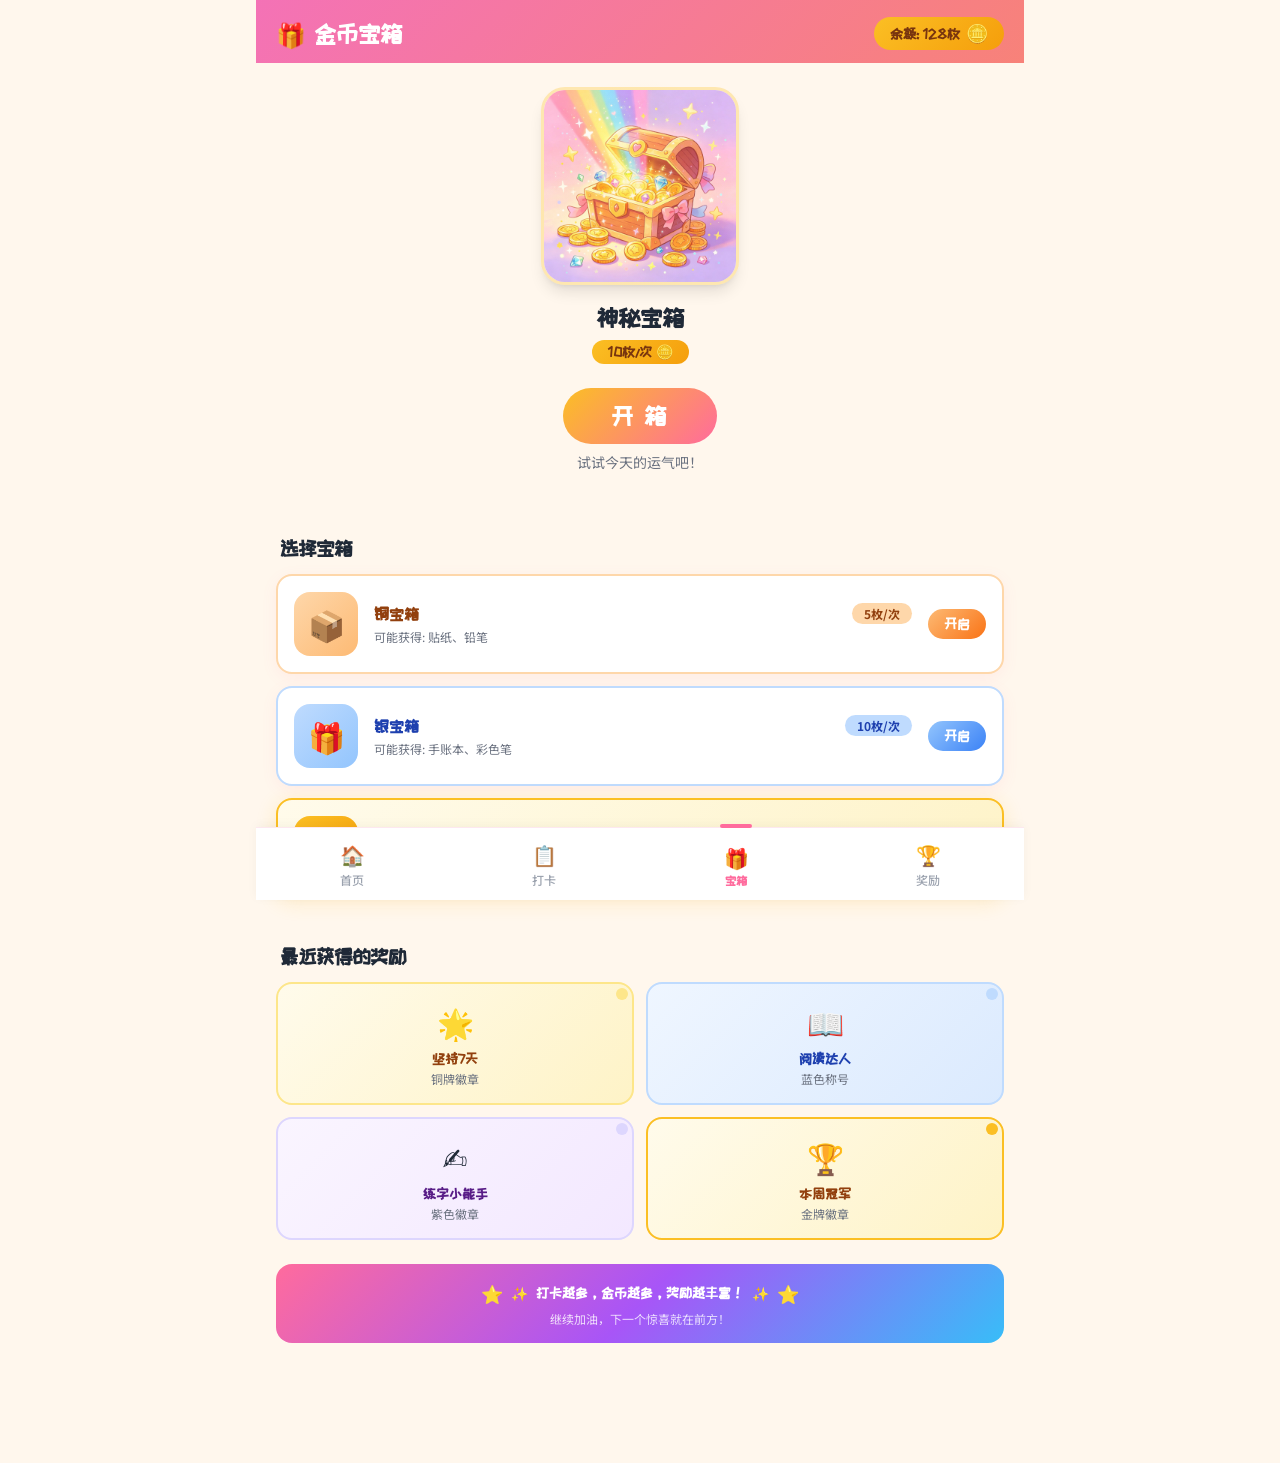
<file: treasure-box.html>
<!DOCTYPE html>
<html lang="zh-CN">
<head>
    <meta charset="UTF-8">
    <meta name="viewport" content="width=device-width, initial-scale=1.0">
    <title>金币宝箱</title>
    <style id="theme-vars">
:root {
  /* Brand Colors — Rainbow Candy */
  --color-primary: #FF6B9D;
  --color-primary-light: #FF8FB5;
  --color-primary-dark: #E5507F;
  --color-secondary: #A855F7;
  --color-tertiary: #38BDF8;
  --color-accent-yellow: #FBBF24;
  --color-accent-green: #34D399;
  --color-accent-orange: #FB923C;
  --color-accent-pink: #F472B6;
  --color-bg: #FFF7ED;
  --color-bg-warm: #FFF1F5;
  --color-bg-cool: #EFF6FF;
  --color-surface: #FFFFFF;
  --color-surface-hover: #FFF5F7;
  --color-border: #FDE8EF;
  --color-border-soft: #FCE7F3;
  --color-text: #1F2937;
  --color-text-secondary: #6B7280;
  --color-text-tertiary: #9CA3AF;
  --color-text-inverse: #FFFFFF;
  --state-success: #34D399;
  --state-warning: #FBBF24;
  --state-error: #F87171;
  --state-info: #38BDF8;

  /* Gradient candies */
  --gradient-rainbow: linear-gradient(135deg, #FF6B9D, #A855F7, #38BDF8);
  --gradient-candy: linear-gradient(135deg, #F472B6, #FB923C);
  --gradient-sunset: linear-gradient(135deg, #FBBF24, #FF6B9D);
  --gradient-ocean: linear-gradient(135deg, #38BDF8, #34D399);
  --gradient-purple: linear-gradient(135deg, #A855F7, #F472B6);

  /* Typography */
  --font-family-title: "ZCOOL KuaiLe", "Noto Sans SC", system-ui, sans-serif;
  --font-family-body: "Noto Sans SC", system-ui, -apple-system, sans-serif;
  --font-size-display: 2.5rem;
  --font-size-h1: 2rem;
  --font-size-h2: 1.5rem;
  --font-size-h3: 1.25rem;
  --font-size-body: 1rem;
  --font-size-small: 0.875rem;
  --font-size-xs: 0.75rem;
  --font-weight-title: 700;
  --font-weight-body: 400;
  --font-weight-medium: 500;
  --line-height-heading: 1.3;
  --line-height-body: 1.6;

  /* Spacing */
  --spacing-xs: 4px;
  --spacing-sm: 8px;
  --spacing-md: 16px;
  --spacing-lg: 24px;
  --spacing-xl: 32px;
  --spacing-2xl: 48px;

  /* Radius */
  --radius-sm: 8px;
  --radius-md: 12px;
  --radius-lg: 16px;
  --radius-full: 9999px;

  /* Shadow */
  --shadow-sm: 0 1px 3px rgba(0,0,0,0.04);
  --shadow-md: 0 2px 8px rgba(0,0,0,0.04);
  --shadow-card: 0 4px 16px rgba(255,107,157,0.08);
  --shadow-float: 0 8px 24px rgba(168,85,247,0.12);

  /* Brand prefix */
  --brand-prefix: sc;
}

/* Dark mode is not needed for this children's app */

    </style>
    <link href="https://fonts.googleapis.com/css2?family=Noto+Sans+SC:wght@400;500;700&family=ZCOOL+KuaiLe&display=swap" rel="stylesheet">
</head>
<body>
  <div style="max-width: 768px; margin: 0 auto; min-height: 100vh; padding-bottom: 96px; background: var(--color-bg);">

    <!-- ===== Page Header ===== -->
    <header style="display: flex; align-items: center; justify-content: space-between; padding: 16px 20px 12px; background: var(--gradient-candy); background-size: 200% 200%;">
      <div style="display: flex; align-items: center; gap: 8px;">
        <span style="font-size: 1.5rem;">&#x1F381;</span>
        <h1 style="font-size: var(--font-size-h2); font-weight: var(--font-weight-title); color: #fff; margin: 0; font-family: var(--font-family-title);">金币宝箱</h1>
      </div>
      <div class="coin-badge" style="border-radius: var(--radius-full); padding: 6px 16px; display: flex; align-items: center; gap: 6px; font-size: var(--font-size-small); font-weight: var(--font-weight-title); background: linear-gradient(135deg, #FBBF24, #F59E0B); color: #78350F; font-family: var(--font-family-title);">
        余额: 128枚 <span style="font-size: 1.125rem;">&#x1FA99;</span>
      </div>
    </header>

    <!-- ===== Featured Treasure Chest (Hero) ===== -->
    <section style="padding: 24px 20px 16px; text-align: center;">
      <div class="sparkle-container" style="display: inline-block; position: relative;">
        <div class="sparkle-dot"></div>
        <div class="sparkle-dot"></div>
        <div class="sparkle-dot"></div>
        <div class="sparkle-dot"></div>
        <div class="sparkle-dot"></div>
        <div class="sparkle-dot"></div>
        <div class="sparkle-dot"></div>
        <div class="sparkle-dot"></div>
        <div class="sparkle-star">&#x2728;</div>
        <div class="sparkle-star">&#x2B50;</div>
        <div class="sparkle-star">&#x2728;</div>

        <div class="chest-wrapper float-anim">
          <img src="assets/treasure-chest.jpg" alt="神秘宝箱" style="width: 192px; height: 192px; object-fit: cover; border-radius: 24px; box-shadow: 0 10px 15px -3px rgba(0,0,0,0.1), 0 4px 6px -4px rgba(0,0,0,0.1); border: 3px solid rgba(251,191,36,0.3); display: block;">
        </div>
      </div>

      <h2 style="font-size: var(--font-size-h2); font-weight: var(--font-weight-title); margin: 16px 0 8px; font-family: var(--font-family-title); color: var(--color-text);">神秘宝箱</h2>

      <div style="display: inline-flex; align-items: center; gap: 4px; border-radius: var(--radius-full); padding: 4px 16px; font-size: var(--font-size-small); font-weight: var(--font-weight-title); margin-bottom: 16px; background: linear-gradient(135deg, #FBBF24, #F59E0B); color: #78350F; font-family: var(--font-family-title);">
        10枚/次 &#x1FA99;
      </div>

      <div style="margin-top: 8px; margin-bottom: 8px;">
        <button class="glow-btn" style="border-radius: var(--radius-full); padding: 16px 48px; font-size: var(--font-size-h2); font-weight: var(--font-weight-title); color: #fff; border: none; cursor: pointer; background: var(--gradient-sunset); font-family: var(--font-family-title); letter-spacing: 0.1em;">
          开 箱
        </button>
      </div>

      <p style="font-size: var(--font-size-small); margin-top: 8px; color: var(--color-text-secondary); font-family: var(--font-family-body);">试试今天的运气吧！</p>
    </section>

    <!-- ===== Reward Tiers Section ===== -->
    <section style="padding: 16px 20px 8px;">
      <h3 style="font-size: var(--font-size-h3); font-weight: var(--font-weight-title); margin-bottom: 16px; padding: 0 4px; font-family: var(--font-family-title); color: var(--color-text);">选择宝箱</h3>

      <div style="display: flex; flex-direction: column; gap: 12px;">

        <!-- Bronze Box -->
        <div style="border-radius: var(--radius-lg); padding: 16px; display: flex; align-items: center; gap: 16px; background: var(--color-surface); border: 2px solid #FED7AA; box-shadow: var(--shadow-card);">
          <div style="flex-shrink: 0; width: 64px; height: 64px; border-radius: var(--radius-lg); display: flex; align-items: center; justify-content: center; font-size: 1.875rem; background: linear-gradient(135deg, #FED7AA, #FDBA74);">
            &#x1F4E6;
          </div>
          <div style="flex: 1; min-width: 0;">
            <div style="display: flex; align-items: center; justify-content: space-between; margin-bottom: 4px;">
              <span style="font-weight: var(--font-weight-title); font-size: var(--font-size-body); font-family: var(--font-family-title); color: #92400E;">铜宝箱</span>
              <span style="border-radius: var(--radius-full); padding: 2px 12px; font-size: var(--font-size-xs); font-weight: var(--font-weight-title); background: #FED7AA; color: #92400E;">5枚/次</span>
            </div>
            <p style="font-size: var(--font-size-xs); margin: 0; color: var(--color-text-secondary);">可能获得: 贴纸、铅笔</p>
          </div>
          <button style="flex-shrink: 0; border-radius: var(--radius-full); padding: 8px 16px; font-size: var(--font-size-small); font-weight: var(--font-weight-title); color: #fff; border: none; cursor: pointer; background: linear-gradient(135deg, #FDBA74, #F97316); font-family: var(--font-family-title);">
            开启
          </button>
        </div>

        <!-- Silver Box -->
        <div style="border-radius: var(--radius-lg); padding: 16px; display: flex; align-items: center; gap: 16px; background: var(--color-surface); border: 2px solid #BFDBFE; box-shadow: var(--shadow-card);">
          <div style="flex-shrink: 0; width: 64px; height: 64px; border-radius: var(--radius-lg); display: flex; align-items: center; justify-content: center; font-size: 1.875rem; background: linear-gradient(135deg, #BFDBFE, #93C5FD);">
            &#x1F381;
          </div>
          <div style="flex: 1; min-width: 0;">
            <div style="display: flex; align-items: center; justify-content: space-between; margin-bottom: 4px;">
              <span style="font-weight: var(--font-weight-title); font-size: var(--font-size-body); font-family: var(--font-family-title); color: #1E40AF;">银宝箱</span>
              <span style="border-radius: var(--radius-full); padding: 2px 12px; font-size: var(--font-size-xs); font-weight: var(--font-weight-title); background: #BFDBFE; color: #1E40AF;">10枚/次</span>
            </div>
            <p style="font-size: var(--font-size-xs); margin: 0; color: var(--color-text-secondary);">可能获得: 手账本、彩色笔</p>
          </div>
          <button style="flex-shrink: 0; border-radius: var(--radius-full); padding: 8px 16px; font-size: var(--font-size-small); font-weight: var(--font-weight-title); color: #fff; border: none; cursor: pointer; background: linear-gradient(135deg, #93C5FD, #3B82F6); font-family: var(--font-family-title);">
            开启
          </button>
        </div>

        <!-- Gold Box (Premium) -->
        <div class="gold-box-card" style="border-radius: var(--radius-lg); padding: 16px; display: flex; align-items: center; gap: 16px; background: linear-gradient(135deg, #FFFBEB, #FEF3C7); border: 2px solid var(--color-accent-yellow); box-shadow: 0 4px 20px rgba(251,191,36,0.2); position: relative; overflow: hidden;">
          <div style="flex-shrink: 0; width: 64px; height: 64px; border-radius: var(--radius-lg); display: flex; align-items: center; justify-content: center; font-size: 1.875rem; background: linear-gradient(135deg, #FBBF24, #F59E0B);" class="glow-btn-sm">
            &#x1F451;
          </div>
          <div style="flex: 1; min-width: 0;">
            <div style="display: flex; align-items: center; justify-content: space-between; margin-bottom: 4px;">
              <span style="font-weight: var(--font-weight-title); font-size: var(--font-size-body); font-family: var(--font-family-title); color: #92400E;">金宝箱</span>
              <span style="border-radius: var(--radius-full); padding: 2px 12px; font-size: var(--font-size-xs); font-weight: var(--font-weight-title); background: linear-gradient(135deg, #FBBF24, #F59E0B); color: #78350F;">20枚/次</span>
            </div>
            <p style="font-size: var(--font-size-xs); margin: 0; color: var(--color-text-secondary);">可能获得: 公主皇冠、绘本</p>
          </div>
          <button class="glow-btn-sm" style="flex-shrink: 0; border-radius: var(--radius-full); padding: 8px 16px; font-size: var(--font-size-small); font-weight: var(--font-weight-title); color: #fff; border: none; cursor: pointer; background: linear-gradient(135deg, #FBBF24, #FF6B9D); font-family: var(--font-family-title);">
            开启
          </button>
        </div>

      </div>
    </section>

    <!-- ===== Recent Wins Section ===== -->
    <section style="padding: 20px 20px 12px;">
      <h3 style="font-size: var(--font-size-h3); font-weight: var(--font-weight-title); margin-bottom: 16px; padding: 0 4px; font-family: var(--font-family-title); color: var(--color-text);">最近获得的奖励</h3>

      <div style="display: grid; grid-template-columns: 1fr 1fr; gap: 12px;">

        <!-- Badge 1: 坚持7天 -->
        <div style="border-radius: var(--radius-lg); padding: 16px; text-align: center; position: relative; overflow: hidden; background: linear-gradient(135deg, #FFFBEB, #FEF3C7); border: 2px solid #FDE68A;">
          <div style="font-size: 1.875rem; margin-bottom: 8px;">&#x1F31F;</div>
          <div style="font-weight: var(--font-weight-title); font-size: var(--font-size-small); margin-bottom: 4px; font-family: var(--font-family-title); color: #92400E;">坚持7天</div>
          <div style="font-size: var(--font-size-xs); color: var(--color-text-secondary);">铜牌徽章</div>
          <div style="position: absolute; top: 4px; right: 4px; width: 12px; height: 12px; border-radius: 50%; background: #FDE68A;"></div>
        </div>

        <!-- Badge 2: 阅读达人 -->
        <div style="border-radius: var(--radius-lg); padding: 16px; text-align: center; position: relative; overflow: hidden; background: linear-gradient(135deg, #EFF6FF, #DBEAFE); border: 2px solid #BFDBFE;">
          <div style="font-size: 1.875rem; margin-bottom: 8px;">&#x1F4D6;</div>
          <div style="font-weight: var(--font-weight-title); font-size: var(--font-size-small); margin-bottom: 4px; font-family: var(--font-family-title); color: #1E40AF;">阅读达人</div>
          <div style="font-size: var(--font-size-xs); color: var(--color-text-secondary);">蓝色称号</div>
          <div style="position: absolute; top: 4px; right: 4px; width: 12px; height: 12px; border-radius: 50%; background: #BFDBFE;"></div>
        </div>

        <!-- Badge 3: 练字小能手 -->
        <div style="border-radius: var(--radius-lg); padding: 16px; text-align: center; position: relative; overflow: hidden; background: linear-gradient(135deg, #FAF5FF, #F3E8FF); border: 2px solid #DDD6FE;">
          <div style="font-size: 1.875rem; margin-bottom: 8px;">&#x270D;&#xFE0F;</div>
          <div style="font-weight: var(--font-weight-title); font-size: var(--font-size-small); margin-bottom: 4px; font-family: var(--font-family-title); color: #581C87;">练字小能手</div>
          <div style="font-size: var(--font-size-xs); color: var(--color-text-secondary);">紫色徽章</div>
          <div style="position: absolute; top: 4px; right: 4px; width: 12px; height: 12px; border-radius: 50%; background: #DDD6FE;"></div>
        </div>

        <!-- Badge 4: 本周冠军 -->
        <div class="gold-box-card" style="border-radius: var(--radius-lg); padding: 16px; text-align: center; position: relative; overflow: hidden; background: linear-gradient(135deg, #FFFBEB, #FEF3C7); border: 2px solid var(--color-accent-yellow);">
          <div style="font-size: 1.875rem; margin-bottom: 8px;">&#x1F3C6;</div>
          <div style="font-weight: var(--font-weight-title); font-size: var(--font-size-small); margin-bottom: 4px; font-family: var(--font-family-title); color: #92400E;">本周冠军</div>
          <div style="font-size: var(--font-size-xs); color: var(--color-text-secondary);">金牌徽章</div>
          <div class="banner-star" style="position: absolute; top: 4px; right: 4px; width: 12px; height: 12px; border-radius: 50%; background: var(--color-accent-yellow);"></div>
        </div>

      </div>
    </section>

    <!-- ===== Encouragement Banner ===== -->
    <section style="padding: 12px 20px 24px;">
      <div style="border-radius: var(--radius-lg); padding: 16px 20px; text-align: center; position: relative; overflow: hidden; background: var(--gradient-rainbow);">
        <div style="position: relative; z-index: 10;">
          <div style="display: flex; align-items: center; justify-content: center; gap: 8px; margin-bottom: 4px;">
            <span class="banner-star" style="font-size: 1.125rem;">&#x2B50;</span>
            <span class="banner-star" style="font-size: var(--font-size-small);">&#x2728;</span>
            <p style="font-size: var(--font-size-small); font-weight: var(--font-weight-title); color: #fff; margin: 0; font-family: var(--font-family-title);">打卡越多，金币越多，奖励越丰富！</p>
            <span class="banner-star" style="font-size: var(--font-size-small);">&#x2728;</span>
            <span class="banner-star" style="font-size: 1.125rem;">&#x2B50;</span>
          </div>
          <p style="font-size: var(--font-size-xs); color: rgba(255,255,255,0.8); margin: 0;">继续加油，下一个惊喜就在前方！</p>
        </div>
      </div>
    </section>

  </div>

  <!-- ===== Bottom Tab Bar ===== -->
  <nav style="position: fixed; bottom: 0; left: 50%; transform: translateX(-50%); width: 100%; max-width: 768px; z-index: 50; background: var(--color-surface); border-top: 1px solid var(--color-border); box-shadow: 0 -2px 10px rgba(0,0,0,0.04);">
    <div style="display: flex; align-items: center; justify-content: space-around; padding: 8px 0;">
      <a href="#" data-dom-id="nav-home" style="display: flex; flex-direction: column; align-items: center; gap: 2px; padding: 4px 12px; font-size: var(--font-size-xs); border-radius: var(--radius-lg); color: var(--color-text-tertiary); text-decoration: none; transition: color 0.2s;">
        <span style="font-size: 1.25rem;">&#x1F3E0;</span>
        <span style="font-weight: var(--font-weight-medium);">首页</span>
      </a>
      <a href="#" data-dom-id="nav-daily-checkin" style="display: flex; flex-direction: column; align-items: center; gap: 2px; padding: 4px 12px; font-size: var(--font-size-xs); border-radius: var(--radius-lg); color: var(--color-text-tertiary); text-decoration: none; transition: color 0.2s;">
        <span style="font-size: 1.25rem;">&#x1F4CB;</span>
        <span style="font-weight: var(--font-weight-medium);">打卡</span>
      </a>
      <a href="#" data-dom-id="nav-treasure-box" style="display: flex; flex-direction: column; align-items: center; gap: 2px; padding: 4px 12px; font-size: var(--font-size-xs); border-radius: var(--radius-lg); color: var(--color-primary); text-decoration: none; transition: color 0.2s;">
        <span style="font-size: 1.25rem;">&#x1F381;</span>
        <span style="font-weight: var(--font-weight-title); font-family: var(--font-family-title);">宝箱</span>
      </a>
      <a href="#" data-dom-id="nav-my-rewards" style="display: flex; flex-direction: column; align-items: center; gap: 2px; padding: 4px 12px; font-size: var(--font-size-xs); border-radius: var(--radius-lg); color: var(--color-text-tertiary); text-decoration: none; transition: color 0.2s;">
        <span style="font-size: 1.25rem;">&#x1F3C6;</span>
        <span style="font-weight: var(--font-weight-medium);">奖励</span>
      </a>
    </div>
    <!-- Active tab indicator for 宝箱 (3rd tab, positioned at ~62.5% from left) -->
    <div style="position: absolute; bottom: 100%; left: 62.5%; transform: translateX(-50%); width: 32px; height: 4px; border-radius: var(--radius-full); background: var(--color-primary);"></div>
  </nav>


    <style>
    body {
      font-family: var(--font-family-body);
      background: var(--color-bg);
      color: var(--color-text);
      margin: 0;
      padding: 0;
      -webkit-font-smoothing: antialiased;
    }

    /* ===== Sparkle / Twinkle Animations ===== */
    @keyframes sparkle {
      0%, 100% { opacity: 0; transform: scale(0) rotate(0deg); }
      50% { opacity: 1; transform: scale(1) rotate(180deg); }
    }
    @keyframes sparkle-float {
      0% { opacity: 0; transform: translateY(0) scale(0); }
      30% { opacity: 1; transform: translateY(-10px) scale(1); }
      100% { opacity: 0; transform: translateY(-30px) scale(0.5); }
    }
    @keyframes glow-pulse {
      0%, 100% { box-shadow: 0 0 15px rgba(251,191,36,0.4), 0 0 30px rgba(255,107,157,0.2); }
      50% { box-shadow: 0 0 25px rgba(251,191,36,0.7), 0 0 50px rgba(255,107,157,0.4), 0 0 70px rgba(168,85,247,0.2); }
    }
    @keyframes glow-pulse-sm {
      0%, 100% { box-shadow: 0 0 8px rgba(251,191,36,0.3); }
      50% { box-shadow: 0 0 18px rgba(251,191,36,0.6), 0 0 30px rgba(255,107,157,0.2); }
    }
    @keyframes float {
      0%, 100% { transform: translateY(0); }
      50% { transform: translateY(-6px); }
    }
    @keyframes shimmer {
      0% { background-position: -200% center; }
      100% { background-position: 200% center; }
    }
    @keyframes coin-spin {
      0% { transform: rotateY(0deg); }
      100% { transform: rotateY(360deg); }
    }
    @keyframes star-burst {
      0%, 100% { transform: scale(1); opacity: 0.7; }
      50% { transform: scale(1.3); opacity: 1; }
    }
    @keyframes badge-shine {
      0% { left: -50%; }
      100% { left: 150%; }
    }

    .sparkle-container {
      position: relative;
    }
    .sparkle-dot {
      position: absolute;
      width: 8px;
      height: 8px;
      border-radius: 50%;
      background: var(--color-accent-yellow);
      animation: sparkle-float 2s ease-in-out infinite;
    }
    .sparkle-dot:nth-child(1) { top: 5%; left: 10%; animation-delay: 0s; }
    .sparkle-dot:nth-child(2) { top: 15%; right: 12%; animation-delay: 0.4s; width: 6px; height: 6px; background: var(--color-primary-light); }
    .sparkle-dot:nth-child(3) { top: 40%; left: 5%; animation-delay: 0.8s; width: 10px; height: 10px; }
    .sparkle-dot:nth-child(4) { top: 30%; right: 8%; animation-delay: 1.2s; background: var(--color-tertiary); }
    .sparkle-dot:nth-child(5) { bottom: 20%; left: 15%; animation-delay: 0.6s; width: 6px; height: 6px; background: var(--color-secondary); }
    .sparkle-dot:nth-child(6) { top: 50%; right: 18%; animation-delay: 1.0s; width: 12px; height: 12px; background: var(--color-accent-yellow); }
    .sparkle-dot:nth-child(7) { bottom: 35%; left: 8%; animation-delay: 1.5s; background: var(--color-primary); }
    .sparkle-dot:nth-child(8) { top: 8%; left: 50%; animation-delay: 0.3s; width: 5px; height: 5px; }

    .sparkle-star {
      position: absolute;
      font-size: 16px;
      animation: sparkle-float 2.5s ease-in-out infinite;
      pointer-events: none;
    }
    .sparkle-star:nth-child(9) { top: 2%; right: 25%; animation-delay: 0.2s; font-size: 14px; }
    .sparkle-star:nth-child(10) { bottom: 10%; right: 5%; animation-delay: 1.3s; font-size: 18px; }
    .sparkle-star:nth-child(11) { top: 60%; left: 2%; animation-delay: 0.9s; font-size: 12px; }

    .glow-btn {
      animation: glow-pulse 2s ease-in-out infinite;
    }
    .glow-btn-sm {
      animation: glow-pulse-sm 2s ease-in-out infinite;
    }

    .float-anim {
      animation: float 3s ease-in-out infinite;
    }

    /* Treasure chest image wrapper */
    .chest-wrapper {
      position: relative;
      display: inline-block;
    }
    .chest-wrapper::after {
      content: '';
      position: absolute;
      inset: -10px;
      border-radius: 50%;
      background: radial-gradient(circle, rgba(251,191,36,0.15) 0%, transparent 70%);
      animation: glow-pulse 3s ease-in-out infinite;
      pointer-events: none;
    }

    /* Gold box sparkle overlay */
    .gold-box-card {
      position: relative;
      overflow: hidden;
    }
    .gold-box-card::before {
      content: '';
      position: absolute;
      top: -50%;
      left: -50%;
      width: 30%;
      height: 200%;
      background: linear-gradient(90deg, transparent, rgba(255,255,255,0.3), transparent);
      transform: skewX(-15deg);
      animation: badge-shine 3s ease-in-out infinite;
      pointer-events: none;
      z-index: 1;
    }

    /* Coin badge shimmer */
    .coin-badge {
      position: relative;
      overflow: hidden;
    }
    .coin-badge::after {
      content: '';
      position: absolute;
      top: -50%;
      left: -50%;
      width: 30%;
      height: 200%;
      background: linear-gradient(90deg, transparent, rgba(255,255,255,0.35), transparent);
      transform: skewX(-15deg);
      animation: badge-shine 2.5s ease-in-out infinite;
      pointer-events: none;
    }

    /* Rainbow banner star decorations */
    .banner-star {
      animation: star-burst 2s ease-in-out infinite;
    }
    .banner-star:nth-child(2) { animation-delay: 0.3s; }
    .banner-star:nth-child(3) { animation-delay: 0.7s; }
    .banner-star:nth-child(4) { animation-delay: 1.1s; }
  </style>
<!-- Treasure Open Modal -->
<div id="treasure-modal" style="display:none; position:fixed; inset:0; z-index:100; background:rgba(0,0,0,0.6); justify-content:center; align-items:center;">
  <div style="background:#fff; border-radius:var(--radius-lg); padding:32px 24px; text-align:center; max-width:320px; width:90%; position:relative; box-shadow:var(--shadow-float);">
    <div id="modal-animation" style="font-size:4rem; margin-bottom:16px; animation: celebrateBounce 0.8s ease-out;">🎁</div>
    <h3 id="modal-title" style="font-family:var(--font-family-title); font-size:var(--font-size-h2); color:var(--color-primary); margin-bottom:8px;">恭喜获得!</h3>
    <p id="modal-reward" style="font-size:var(--font-size-body); color:var(--color-text); margin-bottom:4px; font-weight:var(--font-weight-title);"></p>
    <p id="modal-coin-change" style="font-size:var(--font-size-small); color:var(--color-accent-orange); margin-bottom:20px;"></p>
    <button id="modal-close" style="border-radius:var(--radius-full); padding:12px 40px; font-size:var(--font-size-body); font-weight:var(--font-weight-title); color:#fff; border:none; cursor:pointer; background:var(--gradient-rainbow); font-family:var(--font-family-title);">太棒了!</button>
  </div>
</div>
<div id="not-enough-modal" style="display:none; position:fixed; inset:0; z-index:100; background:rgba(0,0,0,0.6); justify-content:center; align-items:center;">
  <div style="background:#fff; border-radius:var(--radius-lg); padding:32px 24px; text-align:center; max-width:320px; width:90%; box-shadow:var(--shadow-float);">
    <div style="font-size:3rem; margin-bottom:12px;">😢</div>
    <h3 style="font-family:var(--font-family-title); font-size:var(--font-size-h2); color:var(--color-text); margin-bottom:8px;">金币不足</h3>
    <p style="font-size:var(--font-size-small); color:var(--color-text-secondary); margin-bottom:20px;">去完成学习任务赚取更多金币吧！</p>
    <button id="not-enough-close" style="border-radius:var(--radius-full); padding:12px 40px; font-size:var(--font-size-body); font-weight:var(--font-weight-title); color:#fff; border:none; cursor:pointer; background:var(--gradient-purple); font-family:var(--font-family-title);">好的</button>
  </div>
</div>
<style>
@keyframes celebrateBounce {
  0% { transform: scale(1); }
  30% { transform: scale(1.3); }
  50% { transform: scale(0.9); }
  70% { transform: scale(1.1); }
  100% { transform: scale(1); }
}
</style>
<script>
document.addEventListener('DOMContentLoaded', function() {
  var navMap = {
    'nav-home': 'home.html',
    'nav-daily-checkin': 'daily-checkin.html',
    'nav-treasure-box': 'treasure-box.html',
    'nav-my-rewards': 'my-rewards.html'
  };
  document.querySelectorAll('[data-dom-id]').forEach(function(el) {
    el.addEventListener('click', function(e) {
      e.preventDefault();
      var target = navMap[el.getAttribute('data-dom-id')];
      if (target) window.location.href = target;
    });
  });

  var coins = 128;

  // Reward pools for each box type
  var rewards = {
    bronze: ['可爱贴纸', '彩色铅笔', '小橡皮', '书签'],
    silver: ['手账本', '彩色笔套装', '阅读灯', '笔记本'],
    gold: ['公主皇冠发卡', '精美绘本', '水晶球', '魔法棒']
  };
  var emojis = {
    bronze: ['🎀', '✏️', '🧸', '🔖'],
    silver: ['📖', '🖌️', '💡', '📓'],
    gold: ['👑', '📚', '🔮', '✨']
  };

  function updateCoinDisplay() {
    var badges = document.querySelectorAll('.coin-badge');
    badges.forEach(function(b) {
      b.innerHTML = '余额: ' + coins + '枚 <span style="font-size:1.125rem;">&#x1FA99;</span>';
    });
    var priceTag = document.querySelector('[data-price-tag]');
    if (priceTag) priceTag.textContent = '10枚/次 &#x1FA99;';
  }

  function openBox(type, cost) {
    if (coins < cost) {
      document.getElementById('not-enough-modal').style.display = 'flex';
      return;
    }
    coins -= cost;
    updateCoinDisplay();
    var pool = rewards[type] || rewards.bronze;
    var emojiPool = emojis[type] || emojis.bronze;
    var idx = Math.floor(Math.random() * pool.length);
    var reward = pool[idx];
    var emoji = emojiPool[idx];
    document.getElementById('modal-animation').textContent = emoji;
    document.getElementById('modal-title').textContent = '恭喜获得!';
    document.getElementById('modal-reward').textContent = reward;
    document.getElementById('modal-coin-change').textContent = '-' + cost + '枚 金币';
    document.getElementById('treasure-modal').style.display = 'flex';
  }

  // Main "开箱" button
  var glowBtn = document.querySelector('.glow-btn');
  if (glowBtn) {
    glowBtn.addEventListener('click', function(e) {
      e.preventDefault();
      openBox('silver', 10);
    });
  }

  // Box-specific "开启" buttons
  var allBtns = document.querySelectorAll('button');
  allBtns.forEach(function(btn) {
    var text = btn.textContent.trim();
    if (text === '开启') {
      var card = btn.closest('div[class]') || btn.parentElement;
      var priceText = card ? card.textContent : '';
      if (priceText.indexOf('铜') !== -1) {
        btn.addEventListener('click', function(e) { e.preventDefault(); openBox('bronze', 5); });
      } else if (priceText.indexOf('银') !== -1) {
        btn.addEventListener('click', function(e) { e.preventDefault(); openBox('silver', 10); });
      } else if (priceText.indexOf('金') !== -1) {
        btn.addEventListener('click', function(e) { e.preventDefault(); openBox('gold', 20); });
      }
    }
  });

  // Modal close buttons
  var closeBtn = document.getElementById('modal-close');
  if (closeBtn) closeBtn.addEventListener('click', function() {
    document.getElementById('treasure-modal').style.display = 'none';
  });
  var notEnoughClose = document.getElementById('not-enough-close');
  if (notEnoughClose) notEnoughClose.addEventListener('click', function() {
    document.getElementById('not-enough-modal').style.display = 'none';
  });

  // Close modals on background click
  ['treasure-modal', 'not-enough-modal'].forEach(function(id) {
    document.getElementById(id).addEventListener('click', function(e) {
      if (e.target === this) this.style.display = 'none';
    });
  });
});
</script>
</body>
</html>
</file>
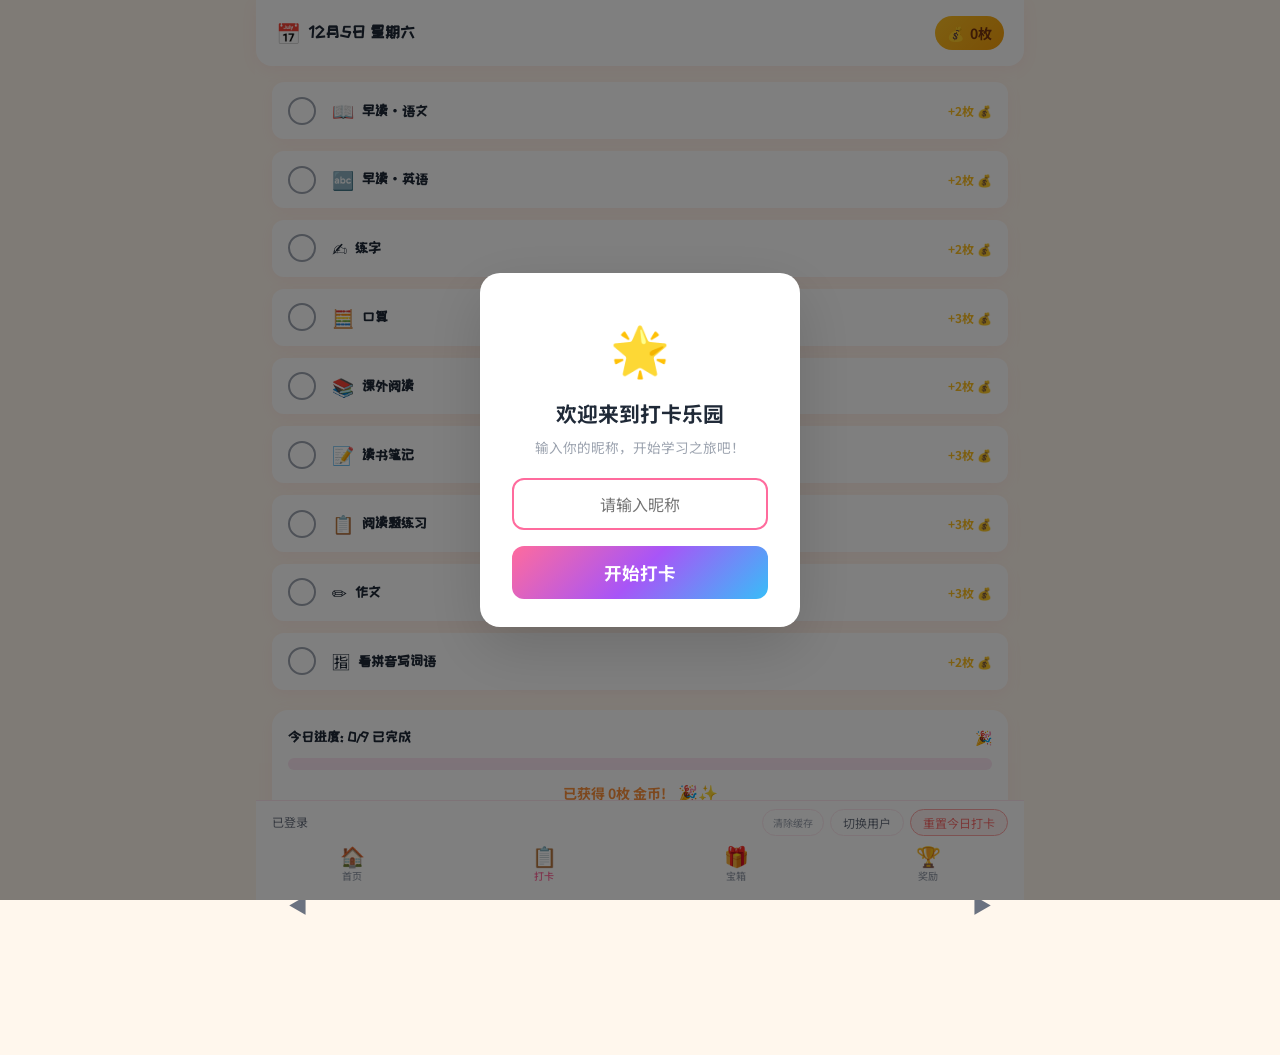
<file: pages/daily-checkin.html>
<!DOCTYPE html>
<html lang="zh-CN">
<head>
    <meta charset="UTF-8">
    <meta name="viewport" content="width=device-width, initial-scale=1.0">
    <meta http-equiv="Cache-Control" content="no-cache, no-store, must-revalidate">
    <meta http-equiv="Pragma" content="no-cache">
    <meta http-equiv="Expires" content="0">
    <title>每日打卡</title>
    <style id="theme-vars">
:root {
  /* Brand Colors — Rainbow Candy */
  --color-primary: #FF6B9D;
  --color-primary-light: #FF8FB5;
  --color-primary-dark: #E5507F;
  --color-secondary: #A855F7;
  --color-tertiary: #38BDF8;
  --color-accent-yellow: #FBBF24;
  --color-accent-green: #34D399;
  --color-accent-orange: #FB923C;
  --color-accent-pink: #F472B6;
  --color-bg: #FFF7ED;
  --color-bg-warm: #FFF1F5;
  --color-bg-cool: #EFF6FF;
  --color-surface: #FFFFFF;
  --color-surface-hover: #FFF5F7;
  --color-border: #FDE8EF;
  --color-border-soft: #FCE7F3;
  --color-text: #1F2937;
  --color-text-secondary: #6B7280;
  --color-text-tertiary: #9CA3AF;
  --color-text-inverse: #FFFFFF;
  --state-success: #34D399;
  --state-warning: #FBBF24;
  --state-error: #F87171;
  --state-info: #38BDF8;

  /* Gradient candies */
  --gradient-rainbow: linear-gradient(135deg, #FF6B9D, #A855F7, #38BDF8);
  --gradient-candy: linear-gradient(135deg, #F472B6, #FB923C);
  --gradient-sunset: linear-gradient(135deg, #FBBF24, #FF6B9D);
  --gradient-ocean: linear-gradient(135deg, #38BDF8, #34D399);
  --gradient-purple: linear-gradient(135deg, #A855F7, #F472B6);

  /* Typography */
  --font-family-title: "ZCOOL KuaiLe", "Noto Sans SC", system-ui, sans-serif;
  --font-family-body: "Noto Sans SC", system-ui, -apple-system, sans-serif;
  --font-size-display: 2.5rem;
  --font-size-h1: 2rem;
  --font-size-h2: 1.5rem;
  --font-size-h3: 1.25rem;
  --font-size-body: 1rem;
  --font-size-small: 0.875rem;
  --font-size-xs: 0.75rem;
  --font-weight-title: 700;
  --font-weight-body: 400;
  --font-weight-medium: 500;
  --line-height-heading: 1.3;
  --line-height-body: 1.6;

  /* Spacing */
  --spacing-xs: 4px;
  --spacing-sm: 8px;
  --spacing-md: 16px;
  --spacing-lg: 24px;
  --spacing-xl: 32px;
  --spacing-2xl: 48px;

  /* Radius */
  --radius-sm: 8px;
  --radius-md: 12px;
  --radius-lg: 16px;
  --radius-full: 9999px;

  /* Shadow */
  --shadow-sm: 0 1px 3px rgba(0,0,0,0.04);
  --shadow-md: 0 2px 8px rgba(0,0,0,0.04);
  --shadow-card: 0 4px 16px rgba(255,107,157,0.08);
  --shadow-float: 0 8px 24px rgba(168,85,247,0.12);

  /* Brand prefix */
  --brand-prefix: sc;
}

/* Dark mode is not needed for this children's app */

    </style>
    <link href="https://fonts.googleapis.com/css2?family=Noto+Sans+SC:wght@400;500;700&family=ZCOOL+KuaiLe&display=swap" rel="stylesheet">
    <script src="../db.js?v=4"></script>
    <style>
        /* === Reset & Base === */
        *, *::before, *::after {
            box-sizing: border-box;
            margin: 0;
            padding: 0;
        }
        body {
            min-height: 100vh;
            -webkit-font-smoothing: antialiased;
            -moz-osx-font-smoothing: grayscale;
            background: var(--color-bg);
            font-family: var(--font-family-body);
            color: var(--color-text);
            line-height: var(--line-height-body);
        }
        a {
            text-decoration: none;
            color: inherit;
        }
        button {
            border: none;
            background: none;
            font-family: inherit;
        }

        /* === Main Layout === */
        .main-content {
            margin: 0 auto;
            max-width: 768px;
            position: relative;
            padding-bottom: 96px;
        }

        /* === Sticky Header === */
        .sticky-header {
            position: sticky;
            top: 0;
            z-index: 50;
            background: white;
            border-radius: 0 0 var(--radius-lg) var(--radius-lg);
            padding: var(--spacing-md) 20px;
            display: flex;
            align-items: center;
            justify-content: space-between;
            box-shadow: var(--shadow-card);
        }
        .header-left {
            display: flex;
            align-items: center;
            gap: var(--spacing-sm);
        }
        .header-date-emoji {
            font-size: 1.25rem;
        }
        .header-date-text {
            font-size: 1rem;
            font-weight: var(--font-weight-title);
            color: var(--color-text);
            font-family: var(--font-family-title);
        }
        .header-coin-badge {
            display: flex;
            align-items: center;
            gap: 6px;
            padding: 6px 12px;
            border-radius: var(--radius-full);
            font-size: var(--font-size-small);
            font-weight: var(--font-weight-title);
            background: linear-gradient(135deg, #FBBF24, #F59E0B);
            color: #78350F;
        }

        /* === Task Cards Section === */
        .tasks-section {
            padding: var(--spacing-md) var(--spacing-md) 0;
            display: flex;
            flex-direction: column;
            gap: 12px;
        }

        /* === Task Card (shared) === */
        .task-card {
            border-radius: var(--radius-md);
            padding: 14px var(--spacing-md);
            display: flex;
            align-items: center;
            gap: var(--spacing-md);
            position: relative;
            overflow: hidden;
        }

        /* Completed task card */
        .task-card.completed {
            background: #ECFDF5;
            box-shadow: var(--shadow-sm);
            border-left: 4px solid var(--color-accent-green);
        }

        /* Pending task card */
        .task-card.pending {
            background: var(--color-surface);
            box-shadow: var(--shadow-card);
            cursor: pointer;
            transition: transform 0.2s ease, box-shadow 0.2s ease;
        }
        .task-card.pending:hover {
            transform: translateY(-1px);
            box-shadow: var(--shadow-float);
        }

        /* Check circle (shared) */
        .check-circle {
            flex-shrink: 0;
            width: 28px;
            height: 28px;
            border-radius: var(--radius-full);
            display: flex;
            align-items: center;
            justify-content: center;
        }
        .task-card.completed .check-circle {
            background: var(--gradient-candy);
        }
        .task-card.pending .check-circle {
            border: 2px solid var(--color-text-tertiary);
            background: transparent;
            animation: gentlePulse 2s ease-in-out infinite;
        }

        /* Task info area */
        .task-info {
            flex: 1;
            min-width: 0;
        }
        .task-name-row {
            display: flex;
            align-items: center;
            gap: var(--spacing-sm);
        }
        .task-emoji {
            font-size: 1.125rem;
        }
        .task-name {
            font-weight: var(--font-weight-title);
            font-size: var(--font-size-small);
            font-family: var(--font-family-title);
        }
        .task-card.completed .task-name {
            text-decoration: line-through;
            opacity: 0.6;
            color: var(--color-text-secondary);
        }
        .task-card.pending .task-name {
            color: var(--color-text);
        }

        /* Task right badges */
        .task-badges {
            display: flex;
            align-items: center;
            gap: var(--spacing-sm);
            flex-shrink: 0;
        }
        .badge-completed {
            font-size: var(--font-size-xs);
            font-weight: var(--font-weight-title);
            padding: 2px 8px;
            border-radius: var(--radius-full);
            background: #D1FAE5;
            color: #065F46;
        }
        .badge-coins {
            font-size: var(--font-size-xs);
            font-weight: var(--font-weight-title);
            color: var(--color-accent-yellow);
        }

        /* === Summary Section === */
        .summary-section {
            margin: 20px var(--spacing-md) 0;
            padding: var(--spacing-md);
            border-radius: var(--radius-lg);
            background: white;
            box-shadow: var(--shadow-card);
            position: relative;
            overflow: hidden;
        }
        .summary-header {
            display: flex;
            align-items: center;
            justify-content: space-between;
            margin-bottom: 10px;
        }
        .summary-title {
            font-size: var(--font-size-small);
            font-weight: var(--font-weight-title);
            color: var(--color-text);
            font-family: var(--font-family-title);
        }
        .summary-emoji {
            font-size: var(--font-size-small);
            font-weight: var(--font-weight-title);
            color: var(--color-primary);
        }
        .progress-bar-track {
            width: 100%;
            height: 12px;
            border-radius: var(--radius-full);
            overflow: hidden;
            background: var(--color-border-soft);
        }
        .progress-bar-fill {
            height: 100%;
            border-radius: var(--radius-full);
            width: 0%;
            background: var(--gradient-rainbow);
            transition: width 0.4s ease;
        }
        .summary-footer {
            margin-top: 10px;
            text-align: center;
        }
        .summary-coins-text {
            font-size: var(--font-size-small);
            font-weight: var(--font-weight-title);
            color: var(--color-accent-orange);
        }
        .summary-celebration {
            margin-left: var(--spacing-sm);
        }

        /* === Tab Bar (unified) === */
        .tab-bar {
            position: fixed;
            bottom: 0;
            left: 50%;
            transform: translateX(-50%);
            max-width: 768px;
            width: 100%;
            z-index: 50;
            background: var(--color-surface);
            border-top: 1px solid var(--color-border);
        }
        .tab-bar-inner {
            display: flex;
            align-items: center;
            justify-content: space-around;
            padding: 8px 0;
        }
        .tab-item {
            display: flex;
            flex-direction: column;
            align-items: center;
            gap: 2px;
            padding: 8px 12px;
            font-size: 10px;
            font-weight: var(--font-weight-medium);
            color: var(--color-text-tertiary);
            text-decoration: none;
            border-radius: 8px;
            transition: color 0.2s;
        }
        .tab-item.active {
            color: var(--color-primary);
        }
        .tab-item .tab-emoji {
            font-size: 1.25rem;
            line-height: 1;
        }

        /* === Bottom spacer === */
        .bottom-spacer {
            height: var(--spacing-md);
        }

        /* === Animations === */
        @keyframes gentlePulse {
            0%, 100% {
                transform: scale(1);
                border-color: var(--color-text-tertiary);
            }
            50% {
                transform: scale(1.08);
                border-color: var(--color-primary-light);
            }
        }
        @keyframes celebrateBounce {
            0% { transform: scale(1); }
            30% { transform: scale(1.15); }
            50% { transform: scale(0.95); }
            70% { transform: scale(1.05); }
            100% { transform: scale(1); }
        }
        .task-card.just-completed {
            animation: celebrateBounce 0.5s ease-out;
        }

        /* Sparkle effect on completed check circle */
        .task-card.completed .check-circle {
            position: relative;
        }
        .task-card.completed .check-circle::after {
            content: '✨';
            position: absolute;
            top: -6px;
            right: -6px;
            font-size: 10px;
            animation: sparkle 1.5s ease-in-out infinite;
        }
        @keyframes sparkle {
            0%, 100% { opacity: 1; transform: scale(1); }
            50% { opacity: 0.5; transform: scale(0.8); }
        }
        .cal-header { font-size: var(--font-size-xs); color: var(--color-text-tertiary); padding: 6px 0; font-weight: var(--font-weight-medium); }
        .cal-day { font-size: var(--font-size-small); padding: 8px 0; border-radius: var(--radius-sm); cursor: pointer; position: relative; color: var(--color-text); font-family: var(--font-family-body); transition: background 0.2s; }
        .cal-day:hover { background: var(--color-bg); }
        .cal-day.today { background: var(--color-primary); color: var(--color-text-inverse); font-weight: var(--font-weight-title); }
        .cal-day.other-month { color: var(--color-text-tertiary); opacity: 0.4; }
        .cal-day .dot { position: absolute; bottom: 2px; left: 50%; transform: translateX(-50%); width: 6px; height: 6px; border-radius: 50%; }
        .cal-day .dot.full { background: var(--state-success); }
        .cal-day .dot.partial { background: var(--state-warning); }
        .cal-day .dot.empty { background: var(--color-border); }
        .cal-tooltip { position: fixed; z-index: 200; background: var(--color-text); color: var(--color-text-inverse); padding: 8px 12px; border-radius: var(--radius-md); font-size: var(--font-size-xs); font-family: var(--font-family-body); pointer-events: none; opacity: 0; transition: opacity 0.2s; white-space: nowrap; }
    .cal-tooltip.show { opacity: 1; }
    #cal-detail-overlay.active { display:flex !important; }
    #cal-detail-panel { animation: slideUp 0.3s ease-out; }
    @keyframes slideUp { from { transform: translateY(100%); } to { transform: translateY(0); } }
    .cal-detail-task { display:flex;align-items:center;gap:10px;padding:10px 12px;border-radius:var(--radius-md);margin-bottom:6px;background:var(--color-bg); }
    .cal-detail-task.done { background:var(--color-bg-warm); }
    .cal-detail-task .task-emoji { font-size:1.25rem; }
    .cal-detail-task .task-name { flex:1;font-size:var(--font-size-body);color:var(--color-text);font-family:var(--font-family-body); }
    .cal-detail-task .task-status { font-size:var(--font-size-xs);font-weight:var(--font-weight-medium);border-radius:var(--radius-full);padding:2px 10px; }
    .cal-detail-task.done .task-status { background:var(--state-success);color:#fff; }
    .cal-detail-task.not-done .task-status { background:var(--color-border);color:var(--color-text-tertiary); }
    .cal-detail-coins { font-size:var(--font-size-small);color:var(--color-text-secondary);margin-top:8px;padding:8px 12px;background:var(--color-bg);border-radius:var(--radius-md);text-align:center; }
    .cal-retro-btn { width:100%;padding:14px;border:none;border-radius:var(--radius-md);font-size:var(--font-size-body);font-weight:var(--font-weight-title);color:#fff;background:var(--gradient-rainbow);cursor:pointer;font-family:var(--font-family-title);margin-top:12px; }
    .cal-retro-btn:disabled { background:#D1D5DB;cursor:not-allowed; }
    </style>
</head>
<body>
  <main class="main-content">

    <!-- ===== Sticky Header ===== -->
    <header class="sticky-header">
      <div class="header-left">
        <span class="header-date-emoji">📅</span>
        <span id="header-date" class="header-date-text"></span>
      </div>
      <div class="header-coin-badge">
        <span>💰</span>
        <span>0枚</span>
      </div>
    </header>

    <!-- ===== Task Cards Section ===== -->
    <section class="tasks-section">

      <!-- Task 1: 早读·语文 -->
      <div class="task-card pending">
        <div class="check-circle"></div>
        <div class="task-info">
          <div class="task-name-row">
            <span class="task-emoji">📖</span>
            <span class="task-name">早读·语文</span>
          </div>
        </div>
        <div class="task-badges">
          <span class="badge-coins">+2枚 💰</span>
        </div>
      </div>

      <!-- Task 2: 早读·英语 -->
      <div class="task-card pending">
        <div class="check-circle"></div>
        <div class="task-info">
          <div class="task-name-row">
            <span class="task-emoji">🔤</span>
            <span class="task-name">早读·英语</span>
          </div>
        </div>
        <div class="task-badges">
          <span class="badge-coins">+2枚 💰</span>
        </div>
      </div>

      <!-- Task 3: 练字 -->
      <div class="task-card pending">
        <div class="check-circle"></div>
        <div class="task-info">
          <div class="task-name-row">
            <span class="task-emoji">✍️</span>
            <span class="task-name">练字</span>
          </div>
        </div>
        <div class="task-badges">
          <span class="badge-coins">+2枚 💰</span>
        </div>
      </div>

      <!-- Task 4: 口算 — pending -->
      <div class="task-card pending">
        <div class="check-circle"></div>
        <div class="task-info">
          <div class="task-name-row">
            <span class="task-emoji">🧮</span>
            <span class="task-name">口算</span>
          </div>
        </div>
        <div class="task-badges">
          <span class="badge-coins">+3枚 💰</span>
        </div>
      </div>

      <!-- Task 5: 课外阅读 — pending -->
      <div class="task-card pending">
        <div class="check-circle"></div>
        <div class="task-info">
          <div class="task-name-row">
            <span class="task-emoji">📚</span>
            <span class="task-name">课外阅读</span>
          </div>
        </div>
        <div class="task-badges">
          <span class="badge-coins">+2枚 💰</span>
        </div>
      </div>

      <!-- Task 6: 读书笔记 — pending -->
      <div class="task-card pending">
        <div class="check-circle"></div>
        <div class="task-info">
          <div class="task-name-row">
            <span class="task-emoji">📝</span>
            <span class="task-name">读书笔记</span>
          </div>
        </div>
        <div class="task-badges">
          <span class="badge-coins">+3枚 💰</span>
        </div>
      </div>

      <!-- Task 7: 阅读题练习 — pending -->
      <div class="task-card pending">
        <div class="check-circle"></div>
        <div class="task-info">
          <div class="task-name-row">
            <span class="task-emoji">📋</span>
            <span class="task-name">阅读题练习</span>
          </div>
        </div>
        <div class="task-badges">
          <span class="badge-coins">+3枚 💰</span>
        </div>
      </div>

      <!-- Task 8: 作文 — pending -->
      <div class="task-card pending">
        <div class="check-circle"></div>
        <div class="task-info">
          <div class="task-name-row">
            <span class="task-emoji">✏️</span>
            <span class="task-name">作文</span>
          </div>
        </div>
        <div class="task-badges">
          <span class="badge-coins">+3枚 💰</span>
        </div>
      </div>

      <!-- Task 9: 看拼音写词语 — pending -->
      <div class="task-card pending">
        <div class="check-circle"></div>
        <div class="task-info">
          <div class="task-name-row">
            <span class="task-emoji">🈯</span>
            <span class="task-name">看拼音写词语</span>
          </div>
        </div>
        <div class="task-badges">
          <span class="badge-coins">+2枚 💰</span>
        </div>
      </div>

    </section>

    <!-- ===== Today's Summary Bar ===== -->
    <section class="summary-section">
      <div class="summary-header">
        <span class="summary-title">今日进度: 0/9 已完成</span>
        <span class="summary-emoji">🎉</span>
      </div>
      <!-- Progress bar -->
      <div class="progress-bar-track">
        <div class="progress-bar-fill"></div>
      </div>
      <div class="summary-footer">
        <span class="summary-coins-text">已获得 0枚 金币!</span>
        <span class="summary-celebration">🎉✨</span>
      </div>
    </section>

    <!-- ===== Checkin Calendar ===== -->
    <section style="padding: 20px 20px 8px;">
      <div style="display: flex; align-items: center; justify-content: space-between; margin-bottom: 12px;">
        <h3 style="font-size: var(--font-size-h3); font-weight: var(--font-weight-title); font-family: var(--font-family-title); color: var(--color-text); margin: 0;">打卡日历</h3>
        <span id="calendar-streak" style="border-radius: var(--radius-full); padding: 4px 12px; font-size: var(--font-size-xs); font-weight: var(--font-weight-medium); background: var(--gradient-candy); color: #fff;"></span>
      </div>
      <!-- Month navigation -->
      <div style="display: flex; align-items: center; justify-content: space-between; margin-bottom: 12px; padding: 0 4px;">
        <button id="cal-prev" style="background: none; border: none; font-size: 1.25rem; cursor: pointer; color: var(--color-text-secondary); padding: 4px 8px;">◀</button>
        <span id="cal-month-title" style="font-size: var(--font-size-body); font-weight: var(--font-weight-title); font-family: var(--font-family-title); color: var(--color-text);"></span>
        <button id="cal-next" style="background: none; border: none; font-size: 1.25rem; cursor: pointer; color: var(--color-text-secondary); padding: 4px 8px;">▶</button>
      </div>
      <!-- Calendar grid -->
      <div id="calendar-grid" style="display: grid; grid-template-columns: repeat(7, 1fr); gap: 4px; text-align: center;"></div>
    </section>

    <!-- Spacer for fixed tab bar -->
    <div class="bottom-spacer"></div>

    <!-- Calendar Day Detail Panel -->
    <div id="cal-detail-overlay" style="display:none;position:fixed;top:0;left:0;width:100%;height:100%;background:rgba(0,0,0,0.4);z-index:500;align-items:flex-end;justify-content:center;">
      <div id="cal-detail-panel" style="background:#fff;border-radius:20px 20px 0 0;width:100%;max-width:480px;max-height:80vh;overflow-y:auto;padding:24px 20px 32px;box-shadow:0 -4px 20px rgba(0,0,0,0.1);">
        <div style="display:flex;align-items:center;justify-content:space-between;margin-bottom:16px;">
          <h3 id="cal-detail-title" style="font-size:var(--font-size-h2);font-weight:var(--font-weight-title);font-family:var(--font-family-title);color:var(--color-text);margin:0;"></h3>
          <button id="cal-detail-close" style="background:none;border:none;font-size:1.5rem;cursor:pointer;color:var(--color-text-tertiary);padding:4px;">✕</button>
        </div>
        <div id="cal-detail-content"></div>
        <div id="cal-detail-actions" style="margin-top:16px;"></div>
      </div>
    </div>

  </main>

  <!-- ===== Fixed Bottom Tab Bar ===== -->
  <nav class="tab-bar">
    <div class="tab-bar-inner">
      <a data-dom-id="nav-home" href="#" class="tab-item">
        <span class="tab-emoji">🏠</span>
        <span>首页</span>
      </a>
      <a data-dom-id="nav-daily-checkin" href="#" class="tab-item active">
        <span class="tab-emoji">📋</span>
        <span>打卡</span>
      </a>
      <a data-dom-id="nav-treasure-box" href="#" class="tab-item">
        <span class="tab-emoji">🎁</span>
        <span>宝箱</span>
      </a>
      <a data-dom-id="nav-my-rewards" href="#" class="tab-item">
        <span class="tab-emoji">🏆</span>
        <span>奖励</span>
      </a>
    </div>
  </nav>
<!-- User action bar -->
<div id="user-action-bar" style="display:none; position:fixed; bottom:56px; left:50%; transform:translateX(-50%); width:100%; max-width:768px; z-index:100; background:rgba(255,255,255,0.96); border-top:1px solid var(--color-border); backdrop-filter:blur(8px);">
  <div style="display:flex; align-items:center; justify-content:space-between; padding:8px 16px;">
    <span style="font-size:var(--font-size-xs); color:var(--color-text-secondary);">
      <span id="user-nickname-label" style="color:var(--color-primary); font-family:var(--font-family-title); font-weight:var(--font-weight-title);">然然</span> 已登录
    </span>
    <div style="display:flex; gap:6px;">
      <button id="user-cache-btn" style="padding:4px 10px; border-radius:var(--radius-full); border:1px solid var(--color-border); background:var(--color-surface); cursor:pointer; font-size:10px; color:var(--color-text-tertiary); font-family:var(--font-family-body);">清除缓存</button>
      <button id="user-switch-btn" style="padding:4px 12px; border-radius:var(--radius-full); border:1px solid var(--color-border); background:var(--color-surface); cursor:pointer; font-size:var(--font-size-xs); color:var(--color-text-secondary); font-family:var(--font-family-body);">切换用户</button>
      <button id="user-reset-btn" style="padding:4px 12px; border-radius:var(--radius-full); border:1px solid #FCA5A5; background:#FEF2F2; cursor:pointer; font-size:var(--font-size-xs); color:var(--state-error); font-family:var(--font-family-body);">重置今日打卡</button>
    </div>
  </div>
</div>

<script>
document.addEventListener('DOMContentLoaded', function() {
  var navMap = {
    'nav-home': 'home.html',
    'nav-daily-checkin': 'daily-checkin.html',
    'nav-treasure-box': 'treasure-box.html',
    'nav-my-rewards': 'my-rewards.html'
  };
  var nick = getNickname();
  function sKey(key) { return nick ? key + '_' + nick : key; }

  // One-time migration: clear old scoped data
  try {
    if (!localStorage.getItem('app_v3_migrated')) {
      var prefixesToRemove = ['claimed_achievements_', 'used_prizes_', 'unlocked_achievements_',
        'treasure_rewards_', 'treasure_emojis_', 'daily_free_date_', 'checkin_calendar_data_',
        'sc_achievements_claimed_', 'sc_prizes_used_'];
      Object.keys(localStorage).forEach(function(k) {
        for (var p = 0; p < prefixesToRemove.length; p++) {
          if (k.indexOf(prefixesToRemove[p]) === 0) {
            localStorage.removeItem(k);
            break;
          }
        }
      });
      localStorage.setItem('app_v3_migrated', '1');
    }
  } catch(e) {}

  document.querySelectorAll('[data-dom-id]').forEach(function(el) {
    el.addEventListener('click', function(e) {
      e.preventDefault();
      e.stopPropagation();
      var target = navMap[el.getAttribute('data-dom-id')];
      if (target) window.location.href = target;
    });
  });

  // Set current date
  var dateEl = document.getElementById('header-date');
  if (dateEl) {
    var now = new Date();
    var weekdays = ['星期日','星期一','星期二','星期三','星期四','星期五','星期六'];
    dateEl.textContent = (now.getMonth()+1) + '月' + now.getDate() + '日 ' + weekdays[now.getDay()];
  }

  var coinCount = 0;
  var todayCoins = 0; // Coins earned today only
  var completedCount = 0;
  var totalTasks = 9;
  var allCheckinData = {};

  function getTodayKey() {
    var d = new Date();
    return d.getFullYear() + '-' + String(d.getMonth()+1).padStart(2,'0') + '-' + String(d.getDate()).padStart(2,'0');
  }

  // ===== Supabase Initialization (wrapped in ensureLogin) =====
  ensureLogin(function(nickname) {
    try {
      DB.initUser().then(function(user) {
        if (user && user.total_coins !== undefined && user.total_coins !== null) {
          coinCount = user.total_coins;
          var headerCoin = document.querySelector('.header-coin-badge');
          if (headerCoin) headerCoin.innerHTML = '<span>💰</span><span>' + coinCount + '枚</span>';
        }
        var todayKey = getTodayKey();
        return DB.getCheckin(todayKey);
      }).then(function(checkin) {
        if (checkin && checkin.completed_tasks) {
          // Restore task completion states from Supabase
          completedCount = checkin.completed_count || 0;
          todayCoins = checkin.coins_earned || 0;
          var cards = document.querySelectorAll('.task-card');
          cards.forEach(function(card, i) {
            if (checkin.completed_tasks.indexOf(i) !== -1) {
              card.classList.remove('pending');
              card.classList.add('completed');
              var circle = card.querySelector('.check-circle');
              circle.style.border = 'none';
              circle.style.background = 'linear-gradient(135deg, #F472B6, #FB923C)';
              circle.innerHTML = '<svg width="14" height="14" viewBox="0 0 14 14" fill="none"><path d="M3 7l3 3 5-5" stroke="white" stroke-width="2" stroke-linecap="round" stroke-linejoin="round"/></svg>';
              var badges = card.querySelector('.task-badges');
              var coinSpan = badges.querySelector('.badge-coins');
              if (coinSpan) coinSpan.remove();
              var doneSpan = document.createElement('span');
              doneSpan.className = 'badge-completed';
              doneSpan.textContent = '已完成';
              badges.appendChild(doneSpan);
            }
          });
          // Update summary
          var summaryTitle = document.querySelector('.summary-title');
          if (summaryTitle) summaryTitle.textContent = '今日进度: ' + completedCount + '/' + totalTasks + ' 已完成';
          var progressFill = document.querySelector('.progress-bar-fill');
          if (progressFill) progressFill.style.width = (completedCount / totalTasks * 100) + '%';
          var coinsText = document.querySelector('.summary-coins-text');
          if (coinsText) coinsText.textContent = '已获得 ' + todayCoins + '枚 金币!';
        }
        // Load all checkin data for calendar
        return DB.getAllCheckins();
      }).then(function(checkins) {
        if (checkins && checkins.length > 0) {
          checkins.forEach(function(c) {
            allCheckinData[c.date] = { completed: c.completed_count, total: c.total_count, tasks: c.completed_tasks || [], coins: c.coins_earned || 0 };
          });
        }
        renderCalendar();
      }).catch(function(err) {
        console.warn('Supabase init error, using local state:', err);
        renderCalendar();
      });
    } catch(e) {
      console.warn('Supabase not available, using local state:', e);
      renderCalendar();
    }
  });

  // Make task cards clickable — once completed, cannot be undone
  document.querySelectorAll('.task-card').forEach(function(card, index) {
    card.addEventListener('click', function(e) {
      if (e.target.closest('[data-dom-id]')) return;

      // If already completed, do nothing — once checked, it's locked for the day
      if (card.classList.contains('completed')) return;

      var circle = card.querySelector('.check-circle');
      var badges = card.querySelector('.task-badges');
      var coinReward = card.getAttribute('data-coins') ? parseInt(card.getAttribute('data-coins')) : 0;
      if (!coinReward) {
        var coinText = card.querySelector('.badge-coins');
        if (coinText) coinReward = parseInt(coinText.textContent) || 0;
      }

      // Complete: pending -> completed (one-way, cannot undo)
      card.classList.remove('pending');
      card.classList.add('completed', 'just-completed');
      circle.style.border = 'none';
      circle.style.background = 'linear-gradient(135deg, #F472B6, #FB923C)';
      circle.innerHTML = '<svg width="14" height="14" viewBox="0 0 14 14" fill="none"><path d="M3 7l3 3 5-5" stroke="white" stroke-width="2" stroke-linecap="round" stroke-linejoin="round"/></svg>';
      setTimeout(function() { card.classList.remove('just-completed'); }, 500);
      if (badges) {
        var coinSpan2 = badges.querySelector('.badge-coins');
        if (coinSpan2) coinSpan2.remove();
        var doneSpan = document.createElement('span');
        doneSpan.className = 'badge-completed';
        doneSpan.textContent = '已完成';
        badges.appendChild(doneSpan);
      }
      completedCount++;
      todayCoins += (coinReward || 2);
      coinCount += (coinReward || 2);

      // Update summary
      var summaryTitle = document.querySelector('.summary-title');
      if (summaryTitle) summaryTitle.textContent = '今日进度: ' + completedCount + '/' + totalTasks + ' 已完成';
      var progressFill = document.querySelector('.progress-bar-fill');
      if (progressFill) progressFill.style.width = (completedCount / totalTasks * 100) + '%';
      var coinsText = document.querySelector('.summary-coins-text');
      if (coinsText) coinsText.textContent = '已获得 ' + todayCoins + '枚 金币!';
      var headerCoin = document.querySelector('.header-coin-badge');
      if (headerCoin) headerCoin.innerHTML = '<span>💰</span><span>' + coinCount + '枚</span>';
      saveTodayCheckin();

      // Save to Supabase
      try {
        var todayKey = getTodayKey();
        var completedIndices = [];
        document.querySelectorAll('.task-card').forEach(function(tc, ti) {
          if (tc.classList.contains('completed')) completedIndices.push(ti);
        });
        DB.saveCheckin(todayKey, completedIndices, completedCount, totalTasks, todayCoins);
        DB.updateUser({ total_coins: coinCount });
        DB.getStats().then(function(s) { DB.addStats({ total_earned_coins: (s.total_earned_coins || 0) + (coinReward || 2) }); });
      } catch(e) {
        console.warn('Supabase save error:', e);
      }
    });
  });

  // ===== Checkin Calendar =====
  var calGrid = document.getElementById('calendar-grid');
  var calTitle = document.getElementById('cal-month-title');
  var calPrev = document.getElementById('cal-prev');
  var calNext = document.getElementById('cal-next');
  var calStreak = document.getElementById('calendar-streak');
  var calTooltip = null;

  // Create tooltip element
  calTooltip = document.createElement('div');
  calTooltip.className = 'cal-tooltip';
  document.body.appendChild(calTooltip);

  var calYear, calMonth;
  var now = new Date();
  calYear = now.getFullYear();
  calMonth = now.getMonth();

  function getCheckinData() {
    try {
      var local = JSON.parse(localStorage.getItem(sKey('checkin_calendar_data')) || '{}');
      // Merge with Supabase cache (Supabase takes priority)
      var merged = {};
      for (var k in local) { if (local.hasOwnProperty(k)) merged[k] = local[k]; }
      for (var k in allCheckinData) { if (allCheckinData.hasOwnProperty(k)) merged[k] = allCheckinData[k]; }
      return merged;
    } catch(e) {
      return allCheckinData || {};
    }
  }
  function saveCheckinData(data) {
    try {
      localStorage.setItem(sKey('checkin_calendar_data'), JSON.stringify(data));
      // Also update the in-memory cache
      for (var k in data) { if (data.hasOwnProperty(k)) allCheckinData[k] = data[k]; }
    } catch(e) {}
  }
  function calcStreak(data) {
    var streak = 0;
    var d = new Date();
    var todayKey = getTodayKey();
    if (!data[todayKey]) d.setDate(d.getDate() - 1);
    while (true) {
      var key = d.getFullYear() + '-' + String(d.getMonth()+1).padStart(2,'0') + '-' + String(d.getDate()).padStart(2,'0');
      if (data[key] && data[key].completed > 0) {
        streak++;
        d.setDate(d.getDate() - 1);
      } else break;
      if (streak > 365) break;
    }
    return streak;
  }

  function renderCalendar() {
    calGrid.innerHTML = '';
    calTitle.textContent = calYear + '年' + (calMonth + 1) + '月';
    var data = getCheckinData();
    var streak = calcStreak(data);
    calStreak.textContent = '连续打卡 ' + streak + ' 天';

    var dayNames = ['日','一','二','三','四','五','六'];
    dayNames.forEach(function(name) {
      var h = document.createElement('div');
      h.className = 'cal-header';
      h.textContent = name;
      calGrid.appendChild(h);
    });

    var firstDay = new Date(calYear, calMonth, 1).getDay();
    var daysInMonth = new Date(calYear, calMonth + 1, 0).getDate();
    var prevMonthDays = new Date(calYear, calMonth, 0).getDate();

    var todayKey = getTodayKey();
    var todayDate = new Date();

    for (var i = firstDay - 1; i >= 0; i--) {
      var cell = document.createElement('div');
      cell.className = 'cal-day other-month';
      cell.textContent = prevMonthDays - i;
      calGrid.appendChild(cell);
    }

    for (var d = 1; d <= daysInMonth; d++) {
      var cell = document.createElement('div');
      cell.className = 'cal-day';
      cell.textContent = d;

      var dateKey = calYear + '-' + String(calMonth + 1).padStart(2, '0') + '-' + String(d).padStart(2, '0');
      if (dateKey === todayKey) cell.classList.add('today');

      var dayDate = new Date(calYear, calMonth, d);
      if (dayDate <= todayDate) {
        var dot = document.createElement('div');
        dot.className = 'dot';
        var dayData = data[dateKey];
        if (dayData && dayData.completed === dayData.total) dot.classList.add('full');
        else if (dayData && dayData.completed > 0) dot.classList.add('partial');
        else dot.classList.add('empty');
        cell.appendChild(dot);

        if (dayData || dayDate <= todayDate) {
          (function(key, dd) {
            cell.style.cursor = 'pointer';
            cell.addEventListener('click', function(e) {
              e.stopPropagation();
              showDayDetail(key, dd);
            });
          })(dateKey, dayDate);
        }
      }

      calGrid.appendChild(cell);
    }

    var totalCells = firstDay + daysInMonth;
    var remaining = (7 - totalCells % 7) % 7;
    for (var i = 1; i <= remaining; i++) {
      var cell = document.createElement('div');
      cell.className = 'cal-day other-month';
      cell.textContent = i;
      calGrid.appendChild(cell);
    }
  }

  if (calPrev) calPrev.addEventListener('click', function() {
    calMonth--;
    if (calMonth < 0) { calMonth = 11; calYear--; }
    renderCalendar();
  });
  if (calNext) calNext.addEventListener('click', function() {
    calMonth++;
    if (calMonth > 11) { calMonth = 0; calYear++; }
    renderCalendar();
  });

  function showDayDetail(dateKey, dateObj) {
    var overlay = document.getElementById('cal-detail-overlay');
    var title = document.getElementById('cal-detail-title');
    var content = document.getElementById('cal-detail-content');
    var actions = document.getElementById('cal-detail-actions');

    var weekdays = ['星期日','星期一','星期二','星期三','星期四','星期五','星期六'];
    title.textContent = (dateObj.getMonth()+1) + '月' + dateObj.getDate() + '日 ' + weekdays[dateObj.getDay()];

    var taskNames = [
      {emoji:'📖', name:'早读·语文'}, {emoji:'🔤', name:'早读·英语'}, {emoji:'✍️', name:'练字'},
      {emoji:'🧮', name:'口算'}, {emoji:'📚', name:'课外阅读'}, {emoji:'📝', name:'读书笔记'},
      {emoji:'📖', name:'阅读题练习'}, {emoji:'✏️', name:'作文'}, {emoji:'🔤', name:'看拼音写词语'}
    ];
    var taskCoins = [2, 2, 2, 3, 2, 3, 2, 3, 2];

    var data = getCheckinData();
    var dayData = data[dateKey];
    var completedIndices = dayData ? (dayData.tasks || []) : [];

    content.innerHTML = '';
    var totalCoinsForDay = 0;
    taskNames.forEach(function(task, i) {
      var isDone = completedIndices.indexOf(i) !== -1;
      var div = document.createElement('div');
      div.className = 'cal-detail-task' + (isDone ? ' done' : ' not-done');
      div.innerHTML = '<span class="task-emoji">' + task.emoji + '</span>'
        + '<span class="task-name">' + task.name + '</span>'
        + '<span class="task-status">' + (isDone ? '已完成' : '未完成') + '</span>';
      content.appendChild(div);
      if (isDone) totalCoinsForDay += taskCoins[i];
    });

    var coinsDiv = document.createElement('div');
    coinsDiv.className = 'cal-detail-coins';
    coinsDiv.textContent = dayData ? ('获得 ' + (dayData.coins || totalCoinsForDay) + ' 枚金币 · 完成 ' + completedIndices.length + '/' + 9 + ' 项') : '当天无打卡记录';
    content.appendChild(coinsDiv);

    // Retroactive checkin button (only for past days with no existing checkin)
    var todayKey = getTodayKey();
    actions.innerHTML = '';
    if (dateKey !== todayKey && dateObj <= new Date() && (!dayData || dayData.completed === 0)) {
      var retroBtn = document.createElement('button');
      retroBtn.className = 'cal-retro-btn';
      retroBtn.textContent = '补打卡';
      retroBtn.addEventListener('click', function() {
        overlay.classList.remove('active');
        openRetroCheckin(dateKey, dateObj, taskNames, taskCoins);
      });
      actions.appendChild(retroBtn);
    }

    overlay.classList.add('active');
  }

  // Close detail panel
  document.getElementById('cal-detail-close').addEventListener('click', function() {
    document.getElementById('cal-detail-overlay').classList.remove('active');
  });
  document.getElementById('cal-detail-overlay').addEventListener('click', function(e) {
    if (e.target === this) this.classList.remove('active');
  });

  function openRetroCheckin(dateKey, dateObj, taskNames, taskCoins) {
    // Create modal
    var existing = document.getElementById('retro-modal');
    if (existing) existing.remove();

    var modal = document.createElement('div');
    modal.id = 'retro-modal';
    modal.style.cssText = 'position:fixed;top:0;left:0;width:100%;height:100%;background:rgba(0,0,0,0.5);z-index:600;display:flex;align-items:center;justify-content:center;';

    var card = document.createElement('div');
    card.style.cssText = 'background:#fff;border-radius:20px;padding:28px 24px;width:360px;max-height:80vh;overflow-y:auto;box-shadow:0 20px 60px rgba(0,0,0,0.15);';

    var weekdays = ['星期日','星期一','星期二','星期三','星期四','星期五','星期六'];
    card.innerHTML = '<h3 style="margin:0 0 4px;font-size:var(--font-size-h3);font-family:var(--font-family-title);color:var(--color-text);">补打卡</h3>'
      + '<p style="margin:0 0 16px;font-size:var(--font-size-small);color:var(--color-text-tertiary);">' + (dateObj.getMonth()+1) + '月' + dateObj.getDate() + '日 ' + weekdays[dateObj.getDay()] + '</p>'
      + '<div id="retro-tasks"></div>'
      + '<div style="display:flex;gap:8px;margin-top:16px;">'
      + '<button id="retro-cancel" style="flex:1;padding:12px;border:1px solid var(--color-border);border-radius:var(--radius-md);background:#fff;cursor:pointer;font-family:var(--font-family-body);font-size:var(--font-size-body);color:var(--color-text-secondary);">取消</button>'
      + '<button id="retro-save" style="flex:1;padding:12px;border:none;border-radius:var(--radius-md);background:var(--gradient-rainbow);color:#fff;cursor:pointer;font-family:var(--font-family-title);font-size:var(--font-size-body);">保存</button>'
      + '</div>';

    modal.appendChild(card);
    document.body.appendChild(modal);

    // Load existing data for this date
    var data = getCheckinData();
    var dayData = data[dateKey];
    var existingTasks = dayData && dayData.tasks ? dayData.tasks.slice() : [];

    function renderRetroTasks() {
      var retroTasks = document.getElementById('retro-tasks');
      retroTasks.innerHTML = '';
      taskNames.forEach(function(task, i) {
        var isChecked = existingTasks.indexOf(i) !== -1;
        var row = document.createElement('div');
        row.style.cssText = 'display:flex;align-items:center;gap:10px;padding:10px;border-radius:var(--radius-sm);margin-bottom:4px;cursor:pointer;transition:background 0.15s;' + (isChecked ? 'background:var(--color-bg-warm);' : '');
        row.innerHTML = '<div style="width:24px;height:24px;border-radius:50%;border:2px solid ' + (isChecked ? '#34D399' : 'var(--color-border)') + ';display:flex;align-items:center;justify-content:center;background:' + (isChecked ? '#34D399' : 'transparent') + ';flex-shrink:0;">' + (isChecked ? '<svg width="12" height="12" viewBox="0 0 14 14" fill="none"><path d="M3 7l3 3 5-5" stroke="#fff" stroke-width="2.5" stroke-linecap="round" stroke-linejoin="round"/></svg>' : '') + '</div>'
          + '<span style="font-size:1.1rem;">' + task.emoji + '</span>'
          + '<span style="flex:1;font-size:var(--font-size-body);color:var(--color-text);font-family:var(--font-family-body);">' + task.name + '</span>'
          + '<span style="font-size:var(--font-size-xs);color:var(--color-accent-orange);">+' + taskCoins[i] + '💰</span>';
        row.addEventListener('click', function() {
          if (isChecked) return; // 已补打卡的项目不能取消
          var idx = taskNames.indexOf(task);
          existingTasks.push(idx);
          renderRetroTasks();
        });
        retroTasks.appendChild(row);
      });
    }
    renderRetroTasks();

    // Cancel
    document.getElementById('retro-cancel').addEventListener('click', function() { modal.remove(); });
    modal.addEventListener('click', function(e) { if (e.target === modal) modal.remove(); });

    // Save
    document.getElementById('retro-save').addEventListener('click', function() {
      var coins = 0;
      existingTasks.forEach(function(idx) { coins += taskCoins[idx]; });
      // 计算新旧金币差值：旧金币（已有记录）vs 新金币
      var oldData = getCheckinData();
      var oldDayData = oldData[dateKey];
      var oldCoins = oldDayData ? (oldDayData.coins || 0) : 0;
      var diff = coins - oldCoins;
      var newData = getCheckinData();
      newData[dateKey] = { completed: existingTasks.length, total: 9, tasks: existingTasks.slice(), coins: coins };
      saveCheckinData(newData);

      // Save to Supabase
      try {
        DB.saveCheckin(dateKey, existingTasks, existingTasks.length, 9, coins);
        // 用差值调整余额：多选加金币，取消减金币
        coinCount += diff;
        DB.updateUser({ total_coins: coinCount });
        if (diff > 0) {
          DB.getStats().then(function(s) { DB.addStats({ total_earned_coins: (s.total_earned_coins || 0) + diff }); });
        }
        var headerCoin = document.querySelector('.header-coin-badge');
        if (headerCoin) headerCoin.innerHTML = '<span>💰</span><span>' + coinCount + '枚</span>';
      } catch(e) {}

      modal.remove();
      renderCalendar();
    });
  }

  function saveTodayCheckin() {
    var data = getCheckinData();
    var key = getTodayKey();
    var currentCompleted = document.querySelectorAll('.task-card.completed').length;
    // Collect completed task indices
    var completedIndices = [];
    document.querySelectorAll('.task-card').forEach(function(tc, ti) {
      if (tc.classList.contains('completed')) completedIndices.push(ti);
    });
    data[key] = { completed: currentCompleted, total: totalTasks, tasks: completedIndices, coins: todayCoins };
    saveCheckinData(data);
    renderCalendar();
  }

  // ===== User action bar =====
  function initUserBar() {
    var bar = document.getElementById('user-action-bar');
    if (!bar) return;
    var nickLabel = document.getElementById('user-nickname-label');
    if (nickLabel) nickLabel.textContent = nick;
    bar.style.display = 'block';
  }

  document.getElementById('user-switch-btn').addEventListener('click', function() {
    if (confirm('确定要切换用户吗？当前数据已自动保存。')) {
      logout();
      ensureLogin(function() { location.reload(); });
    }
  });

  document.getElementById('user-reset-btn').addEventListener('click', function() {
    if (!confirm('确定要重置今日打卡吗？今天已打卡的项目将全部恢复为未完成。')) return;
    // Reset task cards to pending
    var coinsToDeduct = todayCoins;
    document.querySelectorAll('.task-card.completed').forEach(function(card) {
      card.classList.remove('completed', 'just-completed');
      card.classList.add('pending');
      var circle = card.querySelector('.check-circle');
      circle.innerHTML = '';
      circle.style.border = '2px solid var(--color-text-tertiary)';
      circle.style.background = 'transparent';
      var badges = card.querySelector('.task-badges');
      var doneBadge = badges.querySelector('.badge-completed');
      if (doneBadge) doneBadge.remove();
      if (!badges.querySelector('.badge-coins')) {
        var coinSpan = document.createElement('span');
        coinSpan.className = 'badge-coins';
        var coins = parseInt(card.getAttribute('data-coins')) || 2;
        coinSpan.textContent = '+' + coins + '枚 💰';
        badges.appendChild(coinSpan);
      }
    });
    completedCount = 0;
    todayCoins = 0;
    var summaryTitle = document.querySelector('.summary-title');
    if (summaryTitle) summaryTitle.textContent = '今日进度: 0/' + totalTasks + ' 已完成';
    var progressFill = document.querySelector('.progress-bar-fill');
    if (progressFill) progressFill.style.width = '0%';
    var coinsText = document.querySelector('.summary-coins-text');
    if (coinsText) coinsText.textContent = '已获得 0枚 金币!';
    // Clear today from localStorage + Supabase
    var todayKey = getTodayKey();
    var data = getCheckinData();
    delete data[todayKey];
    saveCheckinData(data);
    renderCalendar();
    try { DB.saveCheckin(todayKey, [], 0, totalTasks, 0); DB.updateUser({ total_coins: coinCount - coinsToDeduct }); coinCount -= coinsToDeduct; } catch(e) {}
    var headerCoin = document.querySelector('.header-coin-badge');
    if (headerCoin) headerCoin.innerHTML = '<span>💰</span><span>' + coinCount + '枚</span>';
  });

  // Init user bar after login
  initUserBar();

  // Clear cache button
  document.getElementById('user-cache-btn').addEventListener('click', function() {
    if (!confirm('\u26A0\uFE0F 警告：此操作将清空数据库中你的全部数据（打卡记录、金币、成就、奖品等），并且不可恢复！\n\n确定要继续吗？')) return;
    if (!confirm('真的要全部清空吗？数据删除后无法找回！')) return;
    var btn = this;
    btn.disabled = true;
    btn.textContent = '清除中...';
    DB.clearUserData().then(function(success) {
      if (success) {
        location.reload();
      } else {
        alert('清除失败，请重试');
        btn.disabled = false;
        btn.textContent = '清除缓存';
      }
    });
  });
});
</script>

</body>
</html>
</file>
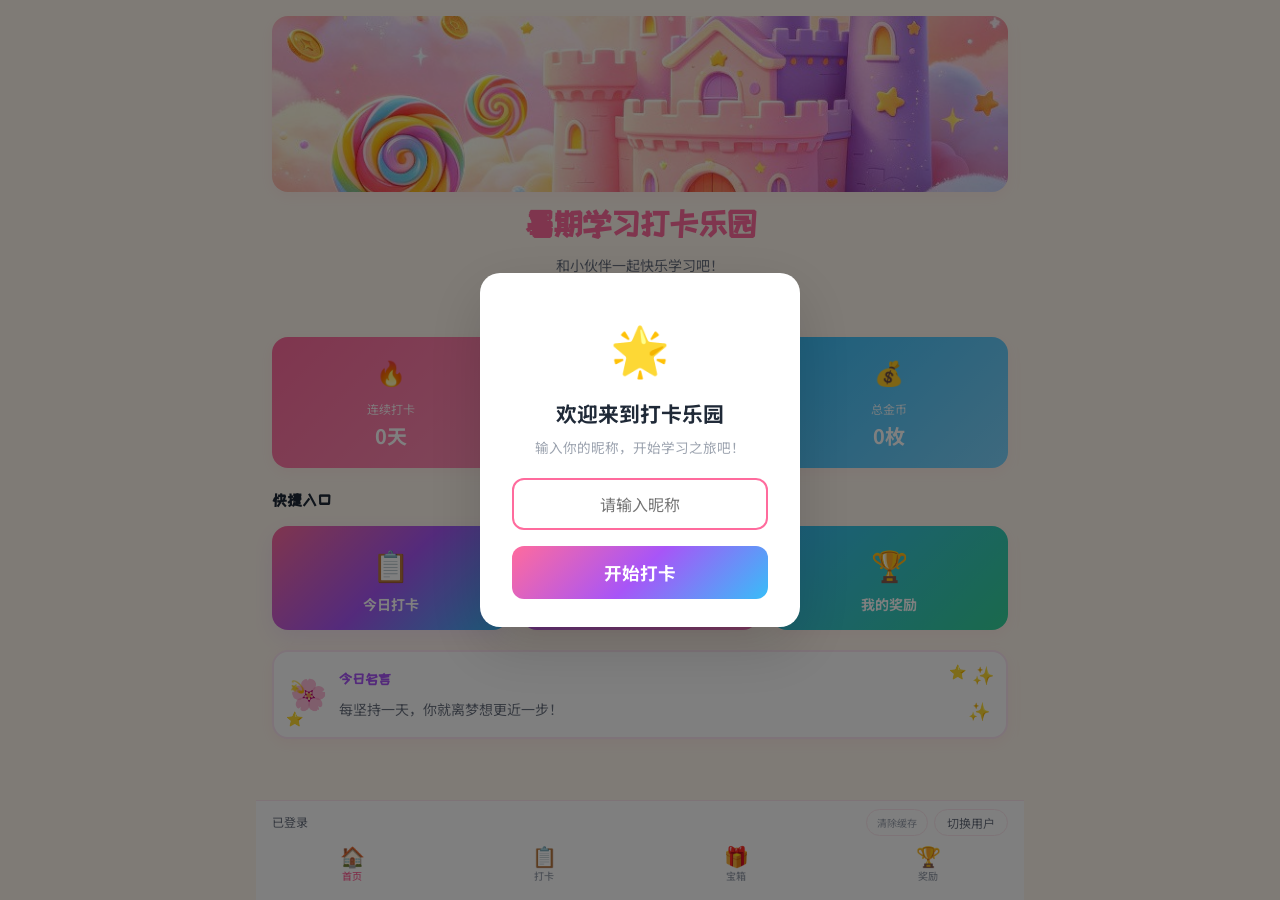
<file: pages/home.html>
<!DOCTYPE html>
<html lang="zh-CN">
<head>
    <meta charset="UTF-8">
    <meta name="viewport" content="width=device-width, initial-scale=1.0">
    <meta http-equiv="Cache-Control" content="no-cache, no-store, must-revalidate">
    <meta http-equiv="Pragma" content="no-cache">
    <meta http-equiv="Expires" content="0">
    <title>暑期学习打卡乐园</title>
    <style id="theme-vars">
:root {
  /* Brand Colors — Rainbow Candy */
  --color-primary: #FF6B9D;
  --color-primary-light: #FF8FB5;
  --color-primary-dark: #E5507F;
  --color-secondary: #A855F7;
  --color-tertiary: #38BDF8;
  --color-accent-yellow: #FBBF24;
  --color-accent-green: #34D399;
  --color-accent-orange: #FB923C;
  --color-accent-pink: #F472B6;
  --color-bg: #FFF7ED;
  --color-bg-warm: #FFF1F5;
  --color-bg-cool: #EFF6FF;
  --color-surface: #FFFFFF;
  --color-surface-hover: #FFF5F7;
  --color-border: #FDE8EF;
  --color-border-soft: #FCE7F3;
  --color-text: #1F2937;
  --color-text-secondary: #6B7280;
  --color-text-tertiary: #9CA3AF;
  --color-text-inverse: #FFFFFF;
  --state-success: #34D399;
  --state-warning: #FBBF24;
  --state-error: #F87171;
  --state-info: #38BDF8;

  /* Gradient candies */
  --gradient-rainbow: linear-gradient(135deg, #FF6B9D, #A855F7, #38BDF8);
  --gradient-candy: linear-gradient(135deg, #F472B6, #FB923C);
  --gradient-sunset: linear-gradient(135deg, #FBBF24, #FF6B9D);
  --gradient-ocean: linear-gradient(135deg, #38BDF8, #34D399);
  --gradient-purple: linear-gradient(135deg, #A855F7, #F472B6);

  /* Typography */
  --font-family-title: "ZCOOL KuaiLe", "Noto Sans SC", system-ui, sans-serif;
  --font-family-body: "Noto Sans SC", system-ui, -apple-system, sans-serif;
  --font-size-display: 2.5rem;
  --font-size-h1: 2rem;
  --font-size-h2: 1.5rem;
  --font-size-h3: 1.25rem;
  --font-size-body: 1rem;
  --font-size-small: 0.875rem;
  --font-size-xs: 0.75rem;
  --font-weight-title: 700;
  --font-weight-body: 400;
  --font-weight-medium: 500;
  --line-height-heading: 1.3;
  --line-height-body: 1.6;

  /* Spacing */
  --spacing-xs: 4px;
  --spacing-sm: 8px;
  --spacing-md: 16px;
  --spacing-lg: 24px;
  --spacing-xl: 32px;
  --spacing-2xl: 48px;

  /* Radius */
  --radius-sm: 8px;
  --radius-md: 12px;
  --radius-lg: 16px;
  --radius-full: 9999px;

  /* Shadow */
  --shadow-sm: 0 1px 3px rgba(0,0,0,0.04);
  --shadow-md: 0 2px 8px rgba(0,0,0,0.04);
  --shadow-card: 0 4px 16px rgba(255,107,157,0.08);
  --shadow-float: 0 8px 24px rgba(168,85,247,0.12);

  /* Brand prefix */
  --brand-prefix: sc;
}

/* Dark mode is not needed for this children's app */

    </style>
    <link href="https://fonts.googleapis.com/css2?family=Noto+Sans+SC:wght@400;500;700&family=ZCOOL+KuaiLe&display=swap" rel="stylesheet">
    <script src="../db.js?v=4"></script>
    <style>
        /* === Reset & Base === */
        *, *::before, *::after {
            box-sizing: border-box;
            margin: 0;
            padding: 0;
        }
        body {
            min-height: 100vh;
            -webkit-font-smoothing: antialiased;
            -moz-osx-font-smoothing: grayscale;
            background: var(--color-bg);
            font-family: var(--font-family-body);
            color: var(--color-text);
            line-height: var(--line-height-body);
        }
        a {
            text-decoration: none;
            color: inherit;
        }
        button {
            border: none;
            background: none;
            font-family: inherit;
        }
        img {
            display: block;
        }

        /* === Mobile Container === */
        .mobile-container {
            max-width: 768px;
            margin: 0 auto;
            min-height: 100vh;
            position: relative;
            overflow-x: hidden;
        }

        /* === Page Content === */
        .page-content {
            padding-bottom: 80px;
        }

        /* === Section Spacing === */
        .hero-section {
            padding: var(--spacing-md) var(--spacing-md) var(--spacing-sm);
        }
        .hero-image-wrap {
            border-radius: var(--radius-lg);
            overflow: hidden;
            box-shadow: var(--shadow-card);
        }
        .hero-image-wrap img {
            width: 100%;
            height: 176px;
            object-fit: cover;
        }
        .hero-text {
            text-align: center;
            margin-top: 12px;
        }
        .hero-title {
            font-size: var(--font-size-h1);
            font-weight: var(--font-weight-title);
            line-height: var(--line-height-heading);
            font-family: var(--font-family-title);
            color: var(--color-primary);
        }
        .hero-subtitle {
            margin-top: var(--spacing-sm);
            font-size: var(--font-size-small);
            color: var(--color-text-secondary);
        }
        .hero-greeting {
            margin-top: var(--spacing-sm);
            font-size: 1.125rem;
            font-family: var(--font-family-title);
            color: var(--color-secondary);
        }

        /* === Stats Cards === */
        .stats-section {
            padding: 0 var(--spacing-md);
            margin-top: var(--spacing-md);
        }
        .stats-row {
            display: flex;
            gap: 12px;
        }
        .stat-card {
            flex: 1;
            border-radius: var(--radius-lg);
            padding: var(--spacing-md);
            text-align: center;
            color: var(--color-text-inverse);
        }
        .stat-card .emoji {
            font-size: 1.5rem;
            margin-bottom: var(--spacing-sm);
        }
        .stat-card .label {
            font-size: 0.75rem;
            opacity: 0.9;
        }
        .stat-card .value {
            font-size: 1.25rem;
            font-weight: var(--font-weight-title);
            margin-top: 2px;
        }

        /* === Quick Action Grid === */
        .actions-section {
            padding: 0 var(--spacing-md);
            margin-top: 20px;
        }
        .actions-title {
            font-size: 1rem;
            font-weight: var(--font-weight-title);
            margin-bottom: 12px;
            font-family: var(--font-family-title);
            color: var(--color-text);
        }
        .actions-grid {
            display: grid;
            grid-template-columns: 1fr 1fr 1fr;
            gap: 12px;
        }
        .action-btn {
            border-radius: var(--radius-lg);
            padding: var(--spacing-md);
            display: flex;
            flex-direction: column;
            align-items: center;
            gap: var(--spacing-sm);
            color: var(--color-text-inverse);
            cursor: pointer;
            transition: transform 0.15s ease;
        }
        .action-btn:active {
            transform: scale(0.95);
        }
        .action-btn .emoji {
            font-size: 1.875rem;
        }
        .action-btn .btn-text {
            font-size: var(--font-size-small);
            font-weight: var(--font-weight-title);
        }

        /* === Motivational Quote === */
        .quote-section {
            padding: 0 var(--spacing-md);
            margin-top: 20px;
        }
        .quote-card {
            border-radius: var(--radius-lg);
            padding: var(--spacing-md);
            position: relative;
            overflow: hidden;
            background: var(--color-surface);
            box-shadow: var(--shadow-card);
            border: 2px solid var(--color-border-soft);
        }
        .quote-sparkle {
            position: absolute;
        }
        .sparkle-1 { top: 8px; right: 12px; font-size: 1.125rem; }
        .sparkle-2 { top: 8px; right: 40px; font-size: var(--font-size-small); }
        .sparkle-3 { bottom: 8px; left: 12px; font-size: var(--font-size-small); }
        .sparkle-4 { bottom: 12px; right: 16px; font-size: 1.125rem; }
        .sparkle-5 { top: 24px; left: 16px; font-size: var(--font-size-xs); }
        .quote-content {
            display: flex;
            align-items: flex-start;
            gap: 12px;
        }
        .quote-emoji {
            font-size: 1.875rem;
        }
        .quote-label {
            font-size: var(--font-size-small);
            font-weight: var(--font-weight-title);
            margin-bottom: var(--spacing-sm);
            color: var(--color-secondary);
            font-family: var(--font-family-title);
        }
        .quote-text {
            font-size: var(--font-size-small);
            line-height: 1.625;
            color: var(--color-text-secondary);
        }

        /* === Bottom spacer === */
        .bottom-spacer {
            height: var(--spacing-md);
        }

        /* === Tab Bar (unified) === */
        .tab-bar {
            position: fixed;
            bottom: 0;
            left: 50%;
            transform: translateX(-50%);
            max-width: 768px;
            width: 100%;
            z-index: 50;
            background: var(--color-surface);
            border-top: 1px solid var(--color-border);
        }
        .tab-bar-inner {
            display: flex;
            align-items: center;
            justify-content: space-around;
            padding: 8px 0;
        }
        .tab-item {
            display: flex;
            flex-direction: column;
            align-items: center;
            gap: 2px;
            padding: 8px 12px;
            font-size: 10px;
            font-weight: var(--font-weight-medium);
            color: var(--color-text-tertiary);
            text-decoration: none;
            border-radius: 8px;
            transition: color 0.2s;
        }
        .tab-item.active {
            color: var(--color-primary);
        }
        .tab-item .tab-emoji {
            font-size: 1.25rem;
            line-height: 1;
        }

        /* === Animations === */
        @keyframes gentleBounce {
            0%, 100% { transform: translateY(0); }
            50% { transform: translateY(-6px); }
        }
        @keyframes twinkle {
            0%, 100% { opacity: 1; transform: scale(1); }
            50% { opacity: 0.5; transform: scale(0.8); }
        }
        @keyframes floatUp {
            0%, 100% { transform: translateY(0); }
            50% { transform: translateY(-4px); }
        }
        .animate-bounce-gentle {
            animation: gentleBounce 2s ease-in-out infinite;
        }
        .animate-twinkle {
            animation: twinkle 1.5s ease-in-out infinite;
        }
        .animate-twinkle-delay {
            animation: twinkle 1.5s ease-in-out 0.5s infinite;
        }
        .animate-twinkle-delay2 {
            animation: twinkle 1.5s ease-in-out 1s infinite;
        }
        .animate-float {
            animation: floatUp 3s ease-in-out infinite;
        }
    </style>
</head>
<body>

    <div class="mobile-container">
        <main class="page-content">
            <!-- Hero Section -->
            <section class="hero-section">
                <div class="hero-image-wrap">
                    <img src="../assets/hero-candy-land.jpg" alt="Candy Land">
                </div>
                <div class="hero-text">
                    <h1 class="hero-title">暑期学习打卡乐园</h1>
                    <p class="hero-subtitle">和小伙伴一起快乐学习吧！</p>
                    <p id="greeting-text" class="hero-greeting">早上好，小公主！</p>
                </div>
            </section>

            <!-- Stats Cards Row -->
            <section class="stats-section">
                <div class="stats-row">
                    <!-- Card 1: Streak -->
                    <div id="stat-streak" class="stat-card" style="background: linear-gradient(135deg, #FF6B9D, #FF8FB5); box-shadow: var(--shadow-card);">
                        <div class="emoji">🔥</div>
                        <div class="label">连续打卡</div>
                        <div class="value">0天</div>
                    </div>
                    <!-- Card 2: Checkin Days -->
                    <div id="stat-total-days" class="stat-card" style="background: linear-gradient(135deg, #A855F7, #C084FC); box-shadow: var(--shadow-card);">
                        <div class="emoji">📅</div>
                        <div class="label">打卡天数</div>
                        <div class="value">0天</div>
                    </div>
                    <!-- Card 3: Total Coins -->
                    <div id="stat-total-coins" class="stat-card" style="background: linear-gradient(135deg, #38BDF8, #7DD3FC); box-shadow: var(--shadow-card);">
                        <div class="emoji">💰</div>
                        <div class="label">总金币</div>
                        <div class="value">0枚</div>
                    </div>
                </div>
            </section>

            <!-- Quick Action Buttons (3-column Grid) -->
            <section class="actions-section">
                <h2 class="actions-title">快捷入口</h2>
                <div class="actions-grid">
                    <!-- CTA: Today's Check-in -->
                    <button data-dom-id="cta-start-today"
                        class="action-btn animate-bounce-gentle"
                        style="background: var(--gradient-rainbow); box-shadow: var(--shadow-float);">
                        <span class="emoji">📋</span>
                        <span class="btn-text">今日打卡</span>
                    </button>
                    <!-- Treasure Box -->
                    <button data-dom-id="nav-treasure-box"
                        class="action-btn"
                        style="background: var(--gradient-purple); box-shadow: var(--shadow-card);">
                        <span class="emoji">🎁</span>
                        <span class="btn-text">开宝箱</span>
                    </button>
                    <!-- My Rewards -->
                    <button data-dom-id="nav-my-rewards"
                        class="action-btn"
                        style="background: var(--gradient-ocean); box-shadow: var(--shadow-card);">
                        <span class="emoji">🏆</span>
                        <span class="btn-text">我的奖励</span>
                    </button>
                </div>
            </section>

            <!-- Motivational Section -->
            <section class="quote-section">
                <div class="quote-card">
                    <!-- Decorative sparkles -->
                    <span class="quote-sparkle sparkle-1 animate-twinkle">✨</span>
                    <span class="quote-sparkle sparkle-2 animate-twinkle-delay">⭐</span>
                    <span class="quote-sparkle sparkle-3 animate-twinkle-delay2">⭐</span>
                    <span class="quote-sparkle sparkle-4 animate-twinkle">✨</span>
                    <span class="quote-sparkle sparkle-5 animate-twinkle-delay">💫</span>

                    <div class="quote-content">
                        <span class="quote-emoji animate-float">🌸</span>
                        <div>
                            <h3 class="quote-label">今日名言</h3>
                            <p class="quote-text">
                                每坚持一天，你就离梦想更近一步！
                            </p>
                        </div>
                    </div>
                </div>
            </section>

            <!-- Spacer for bottom padding -->
            <div class="bottom-spacer"></div>
        </main>

        <!-- Bottom Tab Bar -->
        <nav class="tab-bar">
            <div class="tab-bar-inner">
                <a data-dom-id="nav-home" href="#" class="tab-item active">
                    <span class="tab-emoji">🏠</span>
                    <span>首页</span>
                </a>
                <a data-dom-id="nav-daily-checkin" href="#" class="tab-item">
                    <span class="tab-emoji">📋</span>
                    <span>打卡</span>
                </a>
                <a data-dom-id="nav-treasure-box" href="#" class="tab-item">
                    <span class="tab-emoji">🎁</span>
                    <span>宝箱</span>
                </a>
                <a data-dom-id="nav-my-rewards" href="#" class="tab-item">
                    <span class="tab-emoji">🏆</span>
                    <span>奖励</span>
                </a>
            </div>
        </nav>

<!-- User action bar -->
<div id="user-action-bar" style="display:none; position:fixed; bottom:56px; left:50%; transform:translateX(-50%); width:100%; max-width:768px; z-index:100; background:rgba(255,255,255,0.96); border-top:1px solid var(--color-border); backdrop-filter:blur(8px);">
  <div style="display:flex; align-items:center; justify-content:space-between; padding:8px 16px;">
    <span style="font-size:var(--font-size-xs); color:var(--color-text-secondary);">
      <span id="user-nickname-label" style="color:var(--color-primary); font-family:var(--font-family-title); font-weight:var(--font-weight-title);">然然</span> 已登录
    </span>
    <div style="display:flex; gap:6px;">
      <button id="user-cache-btn" style="padding:4px 10px; border-radius:var(--radius-full); border:1px solid var(--color-border); background:var(--color-surface); cursor:pointer; font-size:10px; color:var(--color-text-tertiary); font-family:var(--font-family-body);">清除缓存</button>
      <button id="user-switch-btn" style="padding:4px 12px; border-radius:var(--radius-full); border:1px solid var(--color-border); background:var(--color-surface); cursor:pointer; font-size:var(--font-size-xs); color:var(--color-text-secondary); font-family:var(--font-family-body);">切换用户</button>
    </div>
  </div>
</div>
    </div>

<script>
document.addEventListener('DOMContentLoaded', function() {
  const navMap = {
    'cta-start-today': 'daily-checkin.html',
    'nav-daily-checkin': 'daily-checkin.html',
    'nav-treasure-box': 'treasure-box.html',
    'nav-my-rewards': 'my-rewards.html',
    'nav-home': 'home.html'
  };
  document.querySelectorAll('[data-dom-id]').forEach(function(el) {
    el.addEventListener('click', function(e) {
      e.preventDefault();
      var target = navMap[el.getAttribute('data-dom-id')];
      if (target) window.location.href = target;
    });
  });

  // Supabase init with login check
  ensureLogin(function(nickname) {
    // One-time migration: clear ALL old localStorage keys (both unscoped and scoped)
    try {
      if (!localStorage.getItem('app_v3_migrated')) {
        // Remove known unscoped keys
        var keysToRemove = ['claimed_achievements', 'used_prizes', 'unlocked_achievements',
          'treasure_rewards', 'treasure_emojis', 'daily_free_date', 'checkin_calendar_data',
          'user_code', 'app_v2_migrated'];
        keysToRemove.forEach(function(k) { localStorage.removeItem(k); });
        // Remove ALL scoped keys (with any nickname suffix) for old data
        var prefixesToRemove = ['claimed_achievements_', 'used_prizes_', 'unlocked_achievements_',
          'treasure_rewards_', 'treasure_emojis_', 'daily_free_date_', 'checkin_calendar_data_',
          'sc_achievements_claimed_', 'sc_prizes_used_'];
        Object.keys(localStorage).forEach(function(k) {
          for (var p = 0; p < prefixesToRemove.length; p++) {
            if (k.indexOf(prefixesToRemove[p]) === 0) {
              localStorage.removeItem(k);
              break;
            }
          }
        });
        localStorage.setItem('app_v3_migrated', '1');
      }
    } catch(e) {}
    try {
      DB.initUser().then(function(user) {
        if (user) {
          // Update greeting with nickname
          var greetingEl = document.getElementById('greeting-text');
          if (greetingEl) {
            var hour = new Date().getHours();
            var greetWord = hour < 6 ? '夜深了' : hour < 12 ? '早上好' : hour < 14 ? '中午好' : hour < 18 ? '下午好' : '晚上好';
            greetingEl.textContent = greetWord + '，' + nickname + '！';
          }
          // Update total coins stat card + streak + days — 合并一次 API 调用
          var totalCoinsCard = document.getElementById('stat-total-coins');
          var todayKey = new Date().getFullYear() + '-' + String(new Date().getMonth()+1).padStart(2,'0') + '-' + String(new Date().getDate()).padStart(2,'0');
          DB.getAllCheckins().then(function(checkins) {
            var checkinSum = 0;
            var daysCount = 0;
            var streak = 0;
            var data = {};
            if (checkins) {
              daysCount = checkins.length;
              checkins.forEach(function(c) {
                checkinSum += c.coins_earned || 0;
                data[c.date] = c;
              });
              // Streak calculation
              var d = new Date();
              if (!data[todayKey]) d.setDate(d.getDate() - 1);
              while (true) {
                var key = d.getFullYear() + '-' + String(d.getMonth()+1).padStart(2,'0') + '-' + String(d.getDate()).padStart(2,'0');
                if (data[key] && data[key].completed_count > 0) { streak++; d.setDate(d.getDate() - 1); }
                else break;
                if (streak > 365) break;
              }
            }
            var streakCard = document.getElementById('stat-streak');
            if (streakCard) { var sv = streakCard.querySelector('.value'); if (sv) sv.textContent = streak + '天'; }
            var daysEl = document.getElementById('stat-total-days');
            if (daysEl) { var dv = daysEl.querySelector('.value'); if (dv) dv.textContent = daysCount + '天'; }
            DB.getStats().then(function(stats) {
              var total = checkinSum + (stats.total_earned_coins || 0);
              if (totalCoinsCard) { var ve = totalCoinsCard.querySelector('.value'); if (ve) ve.textContent = total + '枚'; }
            });
          });
          }
        });
    } catch(e) { console.warn('Supabase init failed:', e); }
  });

  // User action bar
  var nickLabel = document.getElementById('user-nickname-label');
  if (nickLabel) nickLabel.textContent = getNickname();
  var userBar = document.getElementById('user-action-bar');
  if (userBar) userBar.style.display = 'block';
  document.getElementById('user-switch-btn').addEventListener('click', function() {
    if (confirm('确定要切换用户吗？当前数据已自动保存。')) {
      logout();
      ensureLogin(function() { location.reload(); });
    }
  });
  document.getElementById('user-cache-btn').addEventListener('click', function() {
    if (!confirm('\u26A0\uFE0F 警告：此操作将清空数据库中你的全部数据（打卡记录、金币、成就、奖品等），并且不可恢复！\n\n确定要继续吗？')) return;
    if (!confirm('真的要全部清空吗？数据删除后无法找回！')) return;
    var btn = this;
    btn.disabled = true;
    btn.textContent = '清除中...';
    DB.clearUserData().then(function(success) {
      if (success) {
        location.reload();
      } else {
        alert('清除失败，请重试');
        btn.disabled = false;
        btn.textContent = '清除缓存';
      }
    });
  });
});
</script>
</body>
</html>
</file>
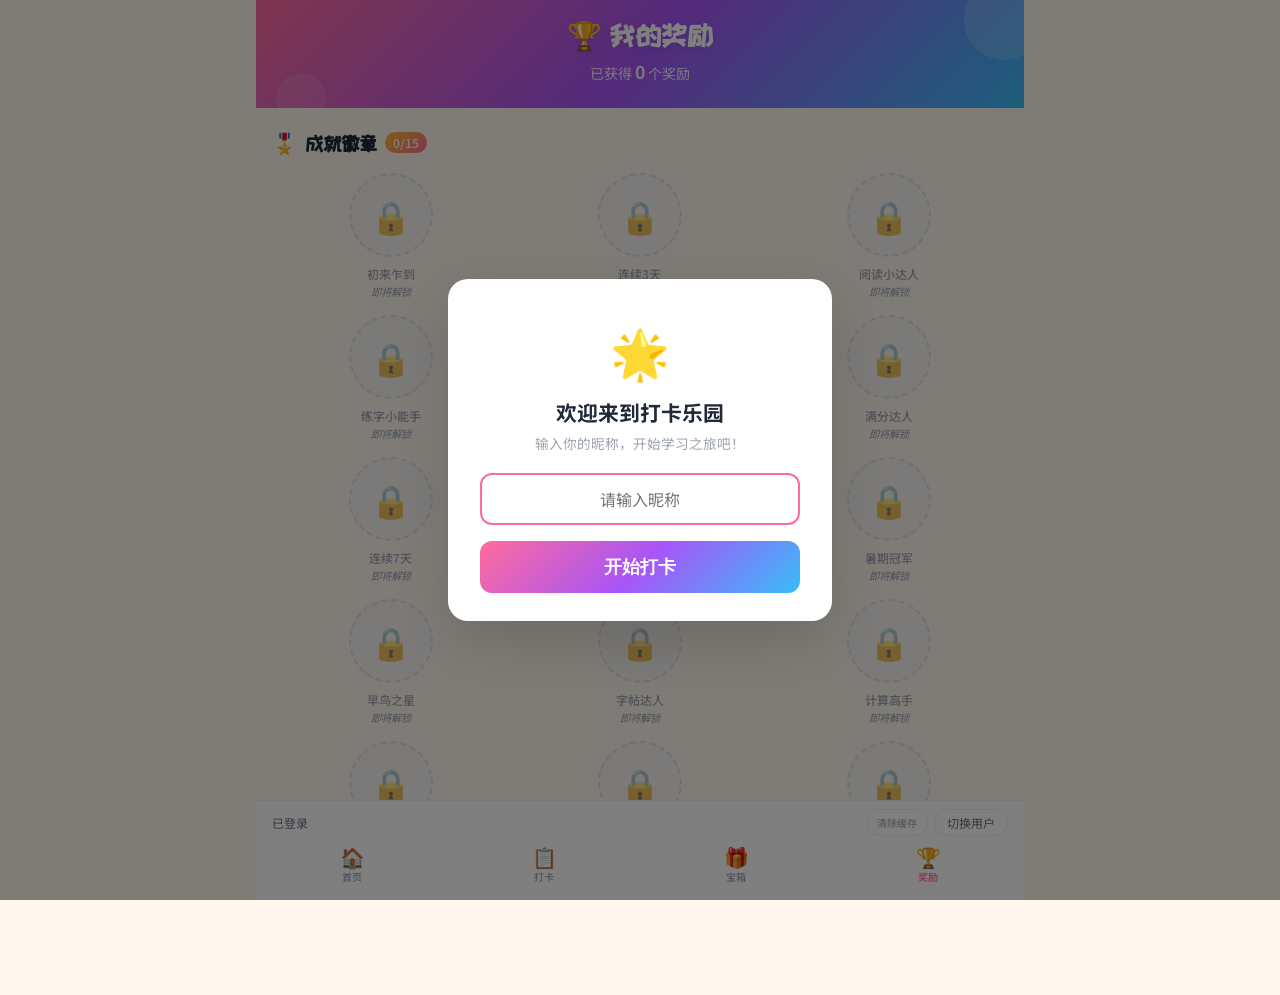
<file: pages/my-rewards.html>
<!DOCTYPE html>
<html lang="zh-CN">
<head>
    <meta charset="UTF-8">
    <meta name="viewport" content="width=device-width, initial-scale=1.0">
    <meta http-equiv="Cache-Control" content="no-cache, no-store, must-revalidate">
    <meta http-equiv="Pragma" content="no-cache">
    <meta http-equiv="Expires" content="0">
    <title>我的奖励</title>
    <style id="theme-vars">
:root {
  /* Brand Colors — Rainbow Candy */
  --color-primary: #FF6B9D;
  --color-primary-light: #FF8FB5;
  --color-primary-dark: #E5507F;
  --color-secondary: #A855F7;
  --color-tertiary: #38BDF8;
  --color-accent-yellow: #FBBF24;
  --color-accent-green: #34D399;
  --color-accent-orange: #FB923C;
  --color-accent-pink: #F472B6;
  --color-bg: #FFF7ED;
  --color-bg-warm: #FFF1F5;
  --color-bg-cool: #EFF6FF;
  --color-surface: #FFFFFF;
  --color-surface-hover: #FFF5F7;
  --color-border: #FDE8EF;
  --color-border-soft: #FCE7F3;
  --color-text: #1F2937;
  --color-text-secondary: #6B7280;
  --color-text-tertiary: #9CA3AF;
  --color-text-inverse: #FFFFFF;
  --state-success: #34D399;
  --state-warning: #FBBF24;
  --state-error: #F87171;
  --state-info: #38BDF8;

  /* Gradient candies */
  --gradient-rainbow: linear-gradient(135deg, #FF6B9D, #A855F7, #38BDF8);
  --gradient-candy: linear-gradient(135deg, #F472B6, #FB923C);
  --gradient-sunset: linear-gradient(135deg, #FBBF24, #FF6B9D);
  --gradient-ocean: linear-gradient(135deg, #38BDF8, #34D399);
  --gradient-purple: linear-gradient(135deg, #A855F7, #F472B6);

  /* Typography */
  --font-family-title: "ZCOOL KuaiLe", "Noto Sans SC", system-ui, sans-serif;
  --font-family-body: "Noto Sans SC", system-ui, -apple-system, sans-serif;
  --font-size-display: 2.5rem;
  --font-size-h1: 2rem;
  --font-size-h2: 1.5rem;
  --font-size-h3: 1.25rem;
  --font-size-body: 1rem;
  --font-size-small: 0.875rem;
  --font-size-xs: 0.75rem;
  --font-weight-title: 700;
  --font-weight-body: 400;
  --font-weight-medium: 500;
  --line-height-heading: 1.3;
  --line-height-body: 1.6;

  /* Spacing */
  --spacing-xs: 4px;
  --spacing-sm: 8px;
  --spacing-md: 16px;
  --spacing-lg: 24px;
  --spacing-xl: 32px;
  --spacing-2xl: 48px;

  /* Radius */
  --radius-sm: 8px;
  --radius-md: 12px;
  --radius-lg: 16px;
  --radius-full: 9999px;

  /* Shadow */
  --shadow-sm: 0 1px 3px rgba(0,0,0,0.04);
  --shadow-md: 0 2px 8px rgba(0,0,0,0.04);
  --shadow-card: 0 4px 16px rgba(255,107,157,0.08);
  --shadow-float: 0 8px 24px rgba(168,85,247,0.12);

  /* Brand prefix */
  --brand-prefix: sc;
}

/* Dark mode is not needed for this children's app */

    </style>
    <link href="https://fonts.googleapis.com/css2?family=Noto+Sans+SC:wght@400;500;700&family=ZCOOL+KuaiLe&display=swap" rel="stylesheet">
    <script src="../db.js?v=4"></script>
</head>
<body>
  <div class="app-container">

    <!-- Header -->
    <div style="background: var(--gradient-rainbow); padding: 20px 20px 24px; text-align: center; position: relative; overflow: hidden;">
      <!-- Decorative circles -->
      <div style="position: absolute; top: -20px; right: -20px; width: 80px; height: 80px; border-radius: 50%; background: rgba(255,255,255,0.15);"></div>
      <div style="position: absolute; bottom: -15px; left: 20px; width: 50px; height: 50px; border-radius: 50%; background: rgba(255,255,255,0.1);"></div>

      <h1 style="font-family: var(--font-family-title); font-size: 1.75rem; color: #fff; margin: 0; text-shadow: 0 2px 8px rgba(0,0,0,0.1);">
        &#x1F3C6; 我的奖励
      </h1>
      <p style="color: rgba(255,255,255,0.9); font-size: var(--font-size-small); margin: 6px 0 0;">
        已获得 <span id="header-reward-count" style="font-weight: 700; font-size: 1.1rem;">0</span> 个奖励
      </p>
    </div>

    <!-- Main content -->
    <div style="padding: 20px 16px 100px;">

      <!-- Achievement Badges Section -->
      <div style="margin-bottom: 28px;">
        <div style="display: flex; align-items: center; gap: 8px; margin-bottom: 16px;">
          <span style="font-size: 1.25rem;">&#x1F396;&#xFE0F;</span>
          <h2 style="font-family: var(--font-family-title); font-size: var(--font-size-h3); margin: 0; color: var(--color-text);">
            成就徽章
          </h2>
          <span id="achievement-progress" style="background: var(--gradient-sunset); color: #fff; font-size: var(--font-size-xs); padding: 2px 8px; border-radius: var(--radius-full); font-weight: var(--font-weight-medium);">
            0/15
          </span>
        </div>

        <div style="display: grid; grid-template-columns: repeat(3, 1fr); gap: 16px 12px;">
          <!-- All achievements start locked -->
          <div style="text-align: center;">
            <div class="badge-circle locked" data-achievement-id="1">&#x1F512;</div>
            <p style="font-size: var(--font-size-xs); font-weight: var(--font-weight-medium); margin: 8px 0 2px; color: var(--color-text-tertiary);">初来乍到</p>
            <p style="font-size: 0.65rem; color: var(--color-text-tertiary); margin: 0; font-style: italic;">即将解锁</p>
          </div>

          <div style="text-align: center;">
            <div class="badge-circle locked" data-achievement-id="2">&#x1F512;</div>
            <p style="font-size: var(--font-size-xs); font-weight: var(--font-weight-medium); margin: 8px 0 2px; color: var(--color-text-tertiary);">连续3天</p>
            <p style="font-size: 0.65rem; color: var(--color-text-tertiary); margin: 0; font-style: italic;">即将解锁</p>
          </div>

          <div style="text-align: center;">
            <div class="badge-circle locked" data-achievement-id="3">&#x1F512;</div>
            <p style="font-size: var(--font-size-xs); font-weight: var(--font-weight-medium); margin: 8px 0 2px; color: var(--color-text-tertiary);">阅读小达人</p>
            <p style="font-size: 0.65rem; color: var(--color-text-tertiary); margin: 0; font-style: italic;">即将解锁</p>
          </div>

          <div style="text-align: center;">
            <div class="badge-circle locked" data-achievement-id="4">&#x1F512;</div>
            <p style="font-size: var(--font-size-xs); font-weight: var(--font-weight-medium); margin: 8px 0 2px; color: var(--color-text-tertiary);">练字小能手</p>
            <p style="font-size: 0.65rem; color: var(--color-text-tertiary); margin: 0; font-style: italic;">即将解锁</p>
          </div>

          <div style="text-align: center;">
            <div class="badge-circle locked" data-achievement-id="5">&#x1F512;</div>
            <p style="font-size: var(--font-size-xs); font-weight: var(--font-weight-medium); margin: 8px 0 2px; color: var(--color-text-tertiary);">学习小公主</p>
            <p style="font-size: 0.65rem; color: var(--color-text-tertiary); margin: 0; font-style: italic;">即将解锁</p>
          </div>

          <div style="text-align: center;">
            <div class="badge-circle locked" data-achievement-id="6">&#x1F512;</div>
            <p style="font-size: var(--font-size-xs); font-weight: var(--font-weight-medium); margin: 8px 0 2px; color: var(--color-text-tertiary);">满分达人</p>
            <p style="font-size: 0.65rem; color: var(--color-text-tertiary); margin: 0; font-style: italic;">即将解锁</p>
          </div>

          <!-- Locked badges -->
          <div style="text-align: center;">
            <div class="badge-circle locked" data-achievement-id="7">&#x1F512;</div>
            <p style="font-size: var(--font-size-xs); font-weight: var(--font-weight-medium); margin: 8px 0 2px; color: var(--color-text-tertiary);">连续7天</p>
            <p style="font-size: 0.65rem; color: var(--color-text-tertiary); margin: 0; font-style: italic;">即将解锁</p>
          </div>

          <div style="text-align: center;">
            <div class="badge-circle locked" data-achievement-id="8">&#x1F512;</div>
            <p style="font-size: var(--font-size-xs); font-weight: var(--font-weight-medium); margin: 8px 0 2px; color: var(--color-text-tertiary);">超级学霸</p>
            <p style="font-size: 0.65rem; color: var(--color-text-tertiary); margin: 0; font-style: italic;">即将解锁</p>
          </div>

          <div style="text-align: center;">
            <div class="badge-circle locked" data-achievement-id="9">&#x1F512;</div>
            <p style="font-size: var(--font-size-xs); font-weight: var(--font-weight-medium); margin: 8px 0 2px; color: var(--color-text-tertiary);">暑期冠军</p>
            <p style="font-size: 0.65rem; color: var(--color-text-tertiary); margin: 0; font-style: italic;">即将解锁</p>
          </div>

          <div style="text-align: center;">
            <div class="badge-circle locked" data-achievement-id="10">&#x1F512;</div>
            <p style="font-size: var(--font-size-xs); font-weight: var(--font-weight-medium); margin: 8px 0 2px; color: var(--color-text-tertiary);">早鸟之星</p>
            <p style="font-size: 0.65rem; color: var(--color-text-tertiary); margin: 0; font-style: italic;">即将解锁</p>
          </div>

          <div style="text-align: center;">
            <div class="badge-circle locked" data-achievement-id="11">&#x1F512;</div>
            <p style="font-size: var(--font-size-xs); font-weight: var(--font-weight-medium); margin: 8px 0 2px; color: var(--color-text-tertiary);">字帖达人</p>
            <p style="font-size: 0.65rem; color: var(--color-text-tertiary); margin: 0; font-style: italic;">即将解锁</p>
          </div>

          <div style="text-align: center;">
            <div class="badge-circle locked" data-achievement-id="12">&#x1F512;</div>
            <p style="font-size: var(--font-size-xs); font-weight: var(--font-weight-medium); margin: 8px 0 2px; color: var(--color-text-tertiary);">计算高手</p>
            <p style="font-size: 0.65rem; color: var(--color-text-tertiary); margin: 0; font-style: italic;">即将解锁</p>
          </div>

          <div style="text-align: center;">
            <div class="badge-circle locked" data-achievement-id="13">&#x1F512;</div>
            <p style="font-size: var(--font-size-xs); font-weight: var(--font-weight-medium); margin: 8px 0 2px; color: var(--color-text-tertiary);">作文能手</p>
            <p style="font-size: 0.65rem; color: var(--color-text-tertiary); margin: 0; font-style: italic;">即将解锁</p>
          </div>

          <div style="text-align: center;">
            <div class="badge-circle locked" data-achievement-id="14">&#x1F512;</div>
            <p style="font-size: var(--font-size-xs); font-weight: var(--font-weight-medium); margin: 8px 0 2px; color: var(--color-text-tertiary);">宝箱猎人</p>
            <p style="font-size: 0.65rem; color: var(--color-text-tertiary); margin: 0; font-style: italic;">即将解锁</p>
          </div>

          <div style="text-align: center;">
            <div class="badge-circle locked" data-achievement-id="15">&#x1F512;</div>
            <p style="font-size: var(--font-size-xs); font-weight: var(--font-weight-medium); margin: 8px 0 2px; color: var(--color-text-tertiary);">暑期勇士</p>
            <p style="font-size: 0.65rem; color: var(--color-text-tertiary); margin: 0; font-style: italic;">即将解锁</p>
          </div>
        </div>
      </div>

      <!-- Prize Collection Section (hidden by default, shown dynamically) -->
      <div id="prizes-section" style="margin-bottom: 28px; display: none;">
        <div style="display: flex; align-items: center; gap: 8px; margin-bottom: 16px;">
          <span style="font-size: 1.25rem;">&#x1F381;</span>
          <h2 style="font-family: var(--font-family-title); font-size: var(--font-size-h3); margin: 0; color: var(--color-text);">
            宝箱战利品
          </h2>
          <span id="prize-count" style="background: var(--gradient-purple); color: #fff; font-size: var(--font-size-xs); padding: 2px 8px; border-radius: var(--radius-full); font-weight: var(--font-weight-medium);">
            0件
          </span>
        </div>
        <div id="prizes-grid" style="display: grid; grid-template-columns: repeat(2, 1fr); gap: 12px;">
        </div>
      </div>

    </div>

    <!-- Bottom Tab Bar -->
    <nav class="tab-bar">
      <div class="tab-bar-inner">
        <a href="#" class="tab-item" data-dom-id="nav-home">
          <span class="tab-emoji">🏠</span>
          <span>首页</span>
        </a>
        <a href="#" class="tab-item" data-dom-id="nav-daily-checkin">
          <span class="tab-emoji">📋</span>
          <span>打卡</span>
        </a>
        <a href="#" class="tab-item" data-dom-id="nav-treasure-box">
          <span class="tab-emoji">🎁</span>
          <span>宝箱</span>
        </a>
        <a href="#" class="tab-item active" data-dom-id="nav-my-rewards">
          <span class="tab-emoji">🏆</span>
          <span>奖励</span>
        </a>
      </div>
    </nav>


<!-- User action bar -->
<div id="user-action-bar" style="display:none; position:fixed; bottom:56px; left:50%; transform:translateX(-50%); width:100%; max-width:768px; z-index:100; background:rgba(255,255,255,0.96); border-top:1px solid var(--color-border); backdrop-filter:blur(8px);">
  <div style="display:flex; align-items:center; justify-content:space-between; padding:8px 16px;">
    <span style="font-size:var(--font-size-xs); color:var(--color-text-secondary);">
      <span id="user-nickname-label" style="color:var(--color-primary); font-family:var(--font-family-title); font-weight:var(--font-weight-title);">然然</span> 已登录
    </span>
    <div style="display:flex; gap:6px;">
      <button id="user-cache-btn" style="padding:4px 10px; border-radius:var(--radius-full); border:1px solid var(--color-border); background:var(--color-surface); cursor:pointer; font-size:10px; color:var(--color-text-tertiary); font-family:var(--font-family-body);">清除缓存</button>
      <button id="user-switch-btn" style="padding:4px 12px; border-radius:var(--radius-full); border:1px solid var(--color-border); background:var(--color-surface); cursor:pointer; font-size:var(--font-size-xs); color:var(--color-text-secondary); font-family:var(--font-family-body);">切换用户</button>
    </div>
  </div>
</div>

    <!-- Achievement Detail Modal -->
    <div id="achievement-detail-modal" class="achievement-modal-overlay" style="display: none;">
      <div class="achievement-modal-content">
        <div class="achievement-modal-header">
          <span id="modal-badge-icon" class="modal-badge-icon"></span>
          <h3 id="modal-badge-name" class="modal-badge-name"></h3>
        </div>
        <p id="modal-badge-desc" class="modal-badge-desc"></p>
        <div class="modal-status-row">
          <span id="modal-status-label" class="modal-status-label"></span>
          <span id="modal-date-label" class="modal-date-label"></span>
        </div>
        <div class="modal-reward-row">
          <span class="modal-reward-label">奖励</span>
          <span id="modal-reward-coins" class="modal-reward-coins"></span>
        </div>
        <button id="modal-claim-btn" class="modal-claim-btn" style="display: none;"></button>
        <button id="modal-close-btn" class="modal-close-btn">关闭</button>
      </div>
    </div>

  </div>

    <style>
    body {
      font-family: var(--font-family-body);
      background: var(--color-bg);
      color: var(--color-text);
      margin: 0;
      padding: 0;
      -webkit-font-smoothing: antialiased;
    }

    .app-container {
      max-width: 768px;
      margin: 0 auto;
      min-height: 100vh;
      position: relative;
      background: var(--color-bg);
    }

    /* Badge glow animations */
    @keyframes glow-pulse {
      0%, 100% { box-shadow: 0 0 12px 4px rgba(251, 191, 36, 0.4); }
      50% { box-shadow: 0 0 20px 8px rgba(251, 191, 36, 0.6); }
    }
    @keyframes glow-orange {
      0%, 100% { box-shadow: 0 0 12px 4px rgba(251, 146, 60, 0.4); }
      50% { box-shadow: 0 0 20px 8px rgba(251, 146, 60, 0.6); }
    }
    @keyframes glow-blue {
      0%, 100% { box-shadow: 0 0 12px 4px rgba(56, 189, 248, 0.4); }
      50% { box-shadow: 0 0 20px 8px rgba(56, 189, 248, 0.6); }
    }
    @keyframes glow-purple {
      0%, 100% { box-shadow: 0 0 12px 4px rgba(168, 85, 247, 0.4); }
      50% { box-shadow: 0 0 20px 8px rgba(168, 85, 247, 0.6); }
    }
    @keyframes glow-golden {
      0%, 100% { box-shadow: 0 0 16px 6px rgba(251, 191, 36, 0.5), 0 0 30px 10px rgba(255, 107, 157, 0.2); }
      50% { box-shadow: 0 0 24px 10px rgba(251, 191, 36, 0.7), 0 0 40px 16px rgba(255, 107, 157, 0.3); }
    }
    @keyframes glow-green {
      0%, 100% { box-shadow: 0 0 12px 4px rgba(52, 211, 153, 0.4); }
      50% { box-shadow: 0 0 20px 8px rgba(52, 211, 153, 0.6); }
    }
    @keyframes shine {
      0% { background-position: -100% 0; }
      100% { background-position: 200% 0; }
    }
    @keyframes sparkle {
      0%, 100% { opacity: 1; transform: scale(1); }
      50% { opacity: 0.7; transform: scale(1.1); }
    }
    @keyframes float {
      0%, 100% { transform: translateY(0); }
      50% { transform: translateY(-4px); }
    }

    .badge-circle {
      width: 80px;
      height: 80px;
      border-radius: 50%;
      display: flex;
      align-items: center;
      justify-content: center;
      font-size: 2rem;
      margin: 0 auto;
      position: relative;
      cursor: pointer;
    }

    .badge-circle.earned {
      animation: float 3s ease-in-out infinite;
    }

    .badge-circle.earned::after {
      content: '';
      position: absolute;
      top: -2px; left: -2px; right: -2px; bottom: -2px;
      border-radius: 50%;
      background: linear-gradient(90deg, transparent 30%, rgba(255,255,255,0.5) 50%, transparent 70%);
      background-size: 200% 100%;
      animation: shine 3s ease-in-out infinite;
      pointer-events: none;
    }

    .badge-circle.locked {
      border: 2px dashed #D1D5DB;
      background: #F3F4F6;
      opacity: 0.65;
      animation: none;
    }
    .badge-circle.locked::after {
      display: none;
    }

    .badge-yellow { background: linear-gradient(135deg, #FEF3C7, #FDE68A); animation-name: glow-pulse; }
    .badge-orange { background: linear-gradient(135deg, #FFEDD5, #FDBA74); animation-name: glow-orange; }
    .badge-blue { background: linear-gradient(135deg, #DBEAFE, #93C5FD); animation-name: glow-blue; }
    .badge-purple { background: linear-gradient(135deg, #EDE9FE, #C4B5FD); animation-name: glow-purple; }
    .badge-golden { background: linear-gradient(135deg, #FEF3C7, #FBBF24, #F59E0B); animation-name: glow-golden; }
    .badge-green { background: linear-gradient(135deg, #D1FAE5, #6EE7B7); animation-name: glow-green; }

    /* Prize card sparkle */
    .prize-card {
      transition: transform 0.2s ease, box-shadow 0.2s ease;
      cursor: pointer;
    }
    .prize-card:active {
      transform: scale(0.97);
    }

    .prize-card-golden .prize-emoji {
      animation: sparkle 2s ease-in-out infinite;
    }

    /* === Tab Bar (unified) === */
    .tab-bar {
      position: fixed;
      bottom: 0;
      left: 50%;
      transform: translateX(-50%);
      max-width: 768px;
      width: 100%;
      z-index: 50;
      background: var(--color-surface);
      border-top: 1px solid var(--color-border);
    }
    .tab-bar-inner {
      display: flex;
      align-items: center;
      justify-content: space-around;
      padding: 8px 0;
    }
    .tab-item {
      display: flex;
      flex-direction: column;
      align-items: center;
      gap: 2px;
      padding: 8px 12px;
      font-size: 10px;
      font-weight: var(--font-weight-medium);
      color: var(--color-text-tertiary);
      text-decoration: none;
      border-radius: 8px;
      transition: color 0.2s;
    }
    .tab-item.active {
      color: var(--color-primary);
    }
    .tab-item .tab-emoji {
      font-size: 1.25rem;
      line-height: 1;
    }

    /* Achievement Detail Modal */
    .achievement-modal-overlay {
      position: fixed;
      top: 0;
      left: 0;
      width: 100%;
      height: 100%;
      background: rgba(0, 0, 0, 0.45);
      z-index: 100;
      display: flex;
      align-items: center;
      justify-content: center;
      animation: modal-fade-in 0.25s ease;
    }
    @keyframes modal-fade-in {
      from { opacity: 0; }
      to { opacity: 1; }
    }
    .achievement-modal-content {
      background: #FFFFFF;
      border-radius: var(--radius-lg);
      padding: 28px 24px 24px;
      max-width: 320px;
      width: 85%;
      text-align: center;
      box-shadow: 0 12px 40px rgba(0,0,0,0.18);
      animation: modal-pop-in 0.3s cubic-bezier(0.34, 1.56, 0.64, 1);
      position: relative;
    }
    @keyframes modal-pop-in {
      from { transform: scale(0.85); opacity: 0; }
      to { transform: scale(1); opacity: 1; }
    }
    .modal-badge-icon {
      display: inline-block;
      font-size: 3.5rem;
      margin-bottom: 8px;
      animation: sparkle 2s ease-in-out infinite;
    }
    .modal-badge-name {
      font-family: var(--font-family-title);
      font-size: var(--font-size-h2);
      margin: 0 0 12px;
      color: var(--color-text);
    }
    .modal-badge-desc {
      font-size: var(--font-size-small);
      color: var(--color-text-secondary);
      margin: 0 0 16px;
      line-height: var(--line-height-body);
    }
    .modal-status-row {
      display: flex;
      justify-content: center;
      gap: 12px;
      margin-bottom: 12px;
    }
    .modal-status-label {
      font-size: var(--font-size-xs);
      font-weight: var(--font-weight-medium);
      padding: 3px 10px;
      border-radius: var(--radius-full);
    }
    .modal-status-label.earned {
      background: #D1FAE5;
      color: #059669;
    }
    .modal-status-label.locked {
      background: #F3F4F6;
      color: #9CA3AF;
    }
    .modal-status-label.claimed {
      background: #DBEAFE;
      color: #2563EB;
    }
    .modal-status-label.claimable {
      background: linear-gradient(135deg, #FBBF24, #FB923C);
      color: #fff;
    }
    .modal-date-label {
      font-size: var(--font-size-xs);
      color: var(--color-text-tertiary);
    }
    .modal-reward-row {
      display: flex;
      align-items: center;
      justify-content: center;
      gap: 8px;
      margin-bottom: 20px;
      padding: 10px;
      background: #FFFBEB;
      border-radius: var(--radius-md);
    }
    .modal-reward-label {
      font-size: var(--font-size-small);
      color: var(--color-text-secondary);
    }
    .modal-reward-coins {
      font-family: var(--font-family-title);
      font-size: var(--font-size-h3);
      color: var(--color-accent-yellow);
    }
    .modal-claim-btn {
      display: inline-block;
      width: 100%;
      padding: 12px 0;
      border: none;
      border-radius: var(--radius-md);
      font-family: var(--font-family-title);
      font-size: var(--font-size-body);
      color: #FFFFFF;
      background: var(--gradient-sunset);
      cursor: pointer;
      margin-bottom: 10px;
      transition: transform 0.15s ease, opacity 0.15s ease;
    }
    .modal-claim-btn:active {
      transform: scale(0.97);
    }
    .modal-claim-btn:disabled {
      background: #D1D5DB;
      cursor: not-allowed;
      color: #9CA3AF;
    }
    .modal-claim-btn.claimed-state {
      background: linear-gradient(135deg, #34D399, #059669);
      cursor: default;
    }
    .modal-close-btn {
      display: inline-block;
      width: 100%;
      padding: 10px 0;
      border: 1px solid var(--color-border);
      border-radius: var(--radius-md);
      font-family: var(--font-family-body);
      font-size: var(--font-size-small);
      color: var(--color-text-secondary);
      background: transparent;
      cursor: pointer;
      transition: background 0.15s ease;
    }
    .modal-close-btn:active {
      background: var(--color-bg);
    }

    /* Locked badge overlay in modal */
    .achievement-modal-content.locked-modal .modal-badge-icon {
      filter: grayscale(1) opacity(0.5);
      animation: none;
    }

    /* Prize card used state */
    .prize-card.used {
      background: #F3F4F6 !important;
      border: 1px dashed #D1D5DB !important;
      opacity: 0.6;
      cursor: default !important;
      position: relative;
      pointer-events: none;
    }
    .prize-card.used::after {
      content: '已使用';
      position: absolute;
      top: 50%;
      left: 50%;
      transform: translate(-50%, -50%);
      background: rgba(0, 0, 0, 0.55);
      color: #FFFFFF;
      font-size: var(--font-size-small);
      font-weight: var(--font-weight-medium);
      padding: 4px 14px;
      border-radius: var(--radius-full);
      white-space: nowrap;
      z-index: 2;
    }

    /* Prize card confirm state */
    .prize-card.confirming {
      border: 2px solid var(--color-primary) !important;
      box-shadow: 0 0 0 3px rgba(255, 107, 157, 0.2) !important;
    }
    .prize-confirm-actions {
      display: flex;
      gap: 8px;
      margin-top: 10px;
      justify-content: center;
    }
    .prize-confirm-actions button {
      padding: 6px 16px;
      border: none;
      border-radius: var(--radius-full);
      font-size: var(--font-size-xs);
      font-weight: var(--font-weight-medium);
      cursor: pointer;
      transition: transform 0.15s ease;
    }
    .prize-confirm-actions button:active {
      transform: scale(0.95);
    }
    .prize-confirm-actions .btn-confirm {
      background: var(--gradient-candy);
      color: #FFFFFF;
    }
    .prize-confirm-actions .btn-cancel {
      background: #F3F4F6;
      color: var(--color-text-secondary);
      border: 1px solid #E5E7EB;
    }
  </style>
<script>
document.addEventListener('DOMContentLoaded', function() {
  var navMap = {
    'nav-home': 'home.html',
    'nav-daily-checkin': 'daily-checkin.html',
    'nav-treasure-box': 'treasure-box.html',
    'nav-my-rewards': 'my-rewards.html'
  };
  document.querySelectorAll('[data-dom-id]').forEach(function(el) {
    el.addEventListener('click', function(e) {
      e.preventDefault();
      var target = navMap[el.getAttribute('data-dom-id')];
      if (target) window.location.href = target;
    });
  });

  // ========== Per-user localStorage scoping ==========
  var nickname = getNickname();
  function scopedKey(key) { return nickname ? key + '_' + nickname : key; }

  // ========== One-time migration: clear old scoped data ==========
  try {
    if (!localStorage.getItem('app_v3_migrated')) {
      var prefixesToRemove = ['claimed_achievements_', 'used_prizes_', 'unlocked_achievements_',
        'treasure_rewards_', 'treasure_emojis_', 'daily_free_date_', 'checkin_calendar_data_',
        'sc_achievements_claimed_', 'sc_prizes_used_'];
      Object.keys(localStorage).forEach(function(k) {
        for (var p = 0; p < prefixesToRemove.length; p++) {
          if (k.indexOf(prefixesToRemove[p]) === 0) {
            localStorage.removeItem(k);
            break;
          }
        }
      });
      localStorage.setItem('app_v3_migrated', '1');
    }
  } catch(e) {}

  // ========== Achievement unlock state (per-user) ==========
  function getUnlockedAchievements() {
    try {
      var data = localStorage.getItem(scopedKey('unlocked_achievements'));
      return data ? JSON.parse(data) : []; // Default: all locked
    } catch(e) { return []; }
  }
  function saveUnlockedAchievements(list) {
    try { localStorage.setItem(scopedKey('unlocked_achievements'), JSON.stringify(list)); } catch(e) {}
  }
  function applyAchievementUnlockStates() {
    var unlocked = getUnlockedAchievements();
    document.querySelectorAll('.badge-circle[data-achievement-id]').forEach(function(circle) {
      var id = parseInt(circle.getAttribute('data-achievement-id'));
      var parentDiv = circle.closest('div');
      if (unlocked.indexOf(id) !== -1) {
        circle.classList.remove('locked');
        circle.classList.add('earned');
        if (achievements[id]) {
          circle.textContent = achievements[id].icon;
        }
        if (parentDiv) {
          var ps = parentDiv.querySelectorAll('p');
          // p[0] is name (keep as is), p[1] is description
          if (ps.length > 1 && ps[1]) ps[1].textContent = achievements[id] ? achievements[id].desc : '';
          if (ps.length > 1 && ps[1]) ps[1].style.color = ''; // restore from tertiary
          if (ps.length > 1 && ps[1]) ps[1].style.fontStyle = '';
        }
      } else {
        circle.classList.remove('earned');
        circle.classList.add('locked');
        // Always reset to lock icon for locked achievements
        circle.textContent = '\uD83D\uDD12';
        if (parentDiv) {
          var ps2 = parentDiv.querySelectorAll('p');
          if (ps2.length > 1 && ps2[1]) {
            ps2[1].textContent = '即将解锁';
            ps2[1].style.color = 'var(--color-text-tertiary)';
            ps2[1].style.fontStyle = 'italic';
          }
        }
      }
    });
  }

  // ========== External refreshStats (accessible everywhere) ==========
  function refreshStats() {
    try {
      DB.getUser().then(function(user) {
        if (!user) return;
        DB.getStats().then(function(stats) {
          var wonPrizes = stats.won_prizes || [];
          var claimed = typeof user.claimed_achievements === 'string' ? JSON.parse(user.claimed_achievements) : (user.claimed_achievements || {});
          var claimedCount = 0; for (var k in claimed) { if (claimed.hasOwnProperty(k)) claimedCount++; }
          var hr = document.getElementById('header-reward-count');
          if (hr) hr.textContent = (claimedCount + wonPrizes.length);
          var ap = document.getElementById('achievement-progress');
          if (ap) ap.textContent = claimedCount + '/15';
          renderPrizeGridFromData(claimed, wonPrizes, user.used_prizes);
        });
      });
    } catch(e) {}
  }

  // ===== Prize rendering (global, used by refreshStats) =====
  function renderPrizeGridFromData(claimedObj, wonPrizes, usedPrizesRaw) {
    var grid = document.getElementById('prizes-grid');
    var section = document.getElementById('prizes-section');
    var countEl = document.getElementById('prize-count');
    if (!grid) return;
    // Also try localStorage as fallback
    if (wonPrizes.length === 0) {
      try {
        var nickname = getNickname();
        var localWon = localStorage.getItem(nickname ? 'won_prizes_' + nickname : 'won_prizes');
        if (localWon) wonPrizes = JSON.parse(localWon);
      } catch(e) {}
    }
    var usedPrizes = {};
    if (usedPrizesRaw) {
      usedPrizes = typeof usedPrizesRaw === 'string' ? JSON.parse(usedPrizesRaw) : usedPrizesRaw;
      if (Array.isArray(usedPrizes)) usedPrizes = {};
    }
    if (Object.keys(usedPrizes).length === 0) {
      try {
        var nickname = getNickname();
        var localUsed = localStorage.getItem(nickname ? 'used_prizes_' + nickname : 'used_prizes');
        if (localUsed) usedPrizes = JSON.parse(localUsed);
        if (Array.isArray(usedPrizes)) usedPrizes = {};
      } catch(e) {}
    }
    if (wonPrizes.length === 0) { if (section) section.style.display = 'none'; return; }
    if (section) section.style.display = 'block';
    if (countEl) countEl.textContent = wonPrizes.length + '件';
    grid.innerHTML = '';
    wonPrizes.slice(-6).reverse().forEach(function(p, idx) {
      var boxClass = p.type === 'gold' ? 'prize-card-golden' : '';
      var borderColor = p.type === 'gold' ? '#FDE68A' : p.type === 'silver' ? '#BFDBFE' : '#FED7AA';
      var boxShadow = p.type === 'gold' ? '0 4px 16px rgba(251,191,36,0.15)' : 'var(--shadow-card)';
      var prizeKey = 'won-' + p.date + '-' + p.name + '-' + idx;
      var isUsed = !!usedPrizes[prizeKey];
      var card = document.createElement('div');
      card.className = 'prize-card ' + boxClass + (isUsed ? ' used' : '');
      card.setAttribute('data-prize-key', prizeKey);
      card.style.cssText = 'background:var(--color-surface);border:1px solid ' + borderColor + ';border-radius:var(--radius-lg);padding:16px 12px;text-align:center;box-shadow:' + boxShadow + ';cursor:pointer;position:relative;overflow:hidden;';
      card.innerHTML = '<div style="font-size:2.5rem;margin-bottom:8px;">' + p.emoji + '</div>'
        + '<p style="font-size:var(--font-size-small);font-weight:var(--font-weight-medium);margin:0 0 4px;color:var(--color-text);">' + p.name + '</p>'
        + '<p style="font-size:var(--font-size-xs);color:var(--color-text-tertiary);margin:0;">来自 ' + (p.type === 'gold' ? '金' : p.type === 'silver' ? '银' : '铜') + '宝箱</p>'
        + (isUsed ? '<div style="position:absolute;top:4px;right:4px;background:#34D399;color:#fff;font-size:10px;padding:1px 6px;border-radius:8px;">已用</div>' : '');
      card.addEventListener('click', function(e) {
        e.stopPropagation();
        if (card.classList.contains('used')) return;
        if (card.classList.contains('confirming')) return;
        card.classList.add('confirming');
        var originalContent = card.innerHTML;
        var emoji = p.emoji;
        card.innerHTML = '<div style="font-size:2.5rem;margin-bottom:4px;">' + emoji + '</div>'
          + '<p style="font-size:var(--font-size-small);font-weight:var(--font-weight-medium);margin:0 0 6px;color:var(--color-text);">确定使用 ' + p.name + '？</p>'
          + '<div style="display:flex;gap:8px;justify-content:center;">'
          + '<button class="btn-confirm" style="padding:4px 14px;border-radius:12px;border:none;background:#34D399;color:#fff;cursor:pointer;font-size:12px;font-family:inherit;">确定</button>'
          + '<button class="btn-cancel" style="padding:4px 14px;border-radius:12px;border:1px solid #ddd;background:#fff;cursor:pointer;font-size:12px;font-family:inherit;">取消</button>'
          + '</div>';
        card.querySelector('.btn-confirm').addEventListener('click', function(ev) {
          ev.stopPropagation();
          card.classList.remove('confirming');
          card.classList.add('used');
          usedPrizes[prizeKey] = true;
          try {
            var nickname = getNickname();
            localStorage.setItem(nickname ? 'used_prizes_' + nickname : 'used_prizes', JSON.stringify(usedPrizes));
          } catch(e) {}
          DB.updateUser({ used_prizes: usedPrizes });
          card.innerHTML = '<div style="font-size:2.5rem;margin-bottom:8px;">' + emoji + '</div>'
            + '<p style="font-size:var(--font-size-small);font-weight:var(--font-weight-medium);margin:0 0 4px;color:var(--color-text);">' + p.name + '</p>'
            + '<p style="font-size:var(--font-size-xs);color:var(--color-text-tertiary);margin:0;">来自 ' + (p.type === 'gold' ? '金' : p.type === 'silver' ? '银' : '铜') + '宝箱</p>'
            + '<div style="position:absolute;top:4px;right:4px;background:#34D399;color:#fff;font-size:10px;padding:1px 6px;border-radius:8px;">已用</div>';
        });
        card.querySelector('.btn-cancel').addEventListener('click', function(ev) {
          ev.stopPropagation();
          card.classList.remove('confirming');
          card.innerHTML = originalContent;
        });
      });
      grid.appendChild(card);
    });
  }

  // ========== Supabase Sync (wrapped in ensureLogin) ==========
  ensureLogin(function(nickname) {

    function applyAchievementStates() {
      var claimed = getClaimedState();
      document.querySelectorAll('.badge-circle[data-achievement-id]').forEach(function(badge) {
        var id = badge.getAttribute('data-achievement-id');
        if (claimed[id]) {
          badge.style.outline = '2px solid var(--color-accent-green)';
          badge.style.outlineOffset = '2px';
        }
      });
    }

    try {
      DB.initUser().then(function(user) {
        if (user) {
          serverUser = user;
          // Update claimed achievements from server
          if (user.claimed_achievements) {
            try {
              var ca = typeof user.claimed_achievements === 'string' ? JSON.parse(user.claimed_achievements) : user.claimed_achievements;
              localStorage.setItem(scopedKey('sc_achievements_claimed'), JSON.stringify(ca));
            } catch(e) {}
          }
          // Check achievements from real data — rebuild from scratch
          DB.getAllCheckins().then(function(checkins) {
            return DB.getStats().then(function(stats) {
              var unlocked = [];
              var taskIndicesByDate = {};
              if (checkins && checkins.length > 0) {
                checkins.forEach(function(c) { taskIndicesByDate[c.date] = c.completed_tasks || []; });
              }
              var dates = Object.keys(taskIndicesByDate).sort();
              // 1: 初来乍到 — first checkin
              if (dates.length > 0) { unlocked.push(1); }
              // 2: 连续3天 — check consecutive dates
              var streak = 0, prevDate = null;
              dates.forEach(function(d) {
                if (!prevDate) { streak = 1; prevDate = d; return; }
                if (Math.round((new Date(d) - new Date(prevDate)) / 86400000) === 1) streak++; else streak = 1;
                prevDate = d;
              });
              if (streak >= 3) unlocked.push(2);
              // 3: 阅读小达人 — count days with reading tasks (4 or 6)
              var readingDays = 0;
              checkins.forEach(function(c) { var t = c.completed_tasks || []; if (t.indexOf(4) !== -1 || t.indexOf(6) !== -1) readingDays++; });
              if (readingDays >= 7) unlocked.push(3);
              // 4: 练字小能手 — task 2
              var writingDays = 0;
              checkins.forEach(function(c) { if ((c.completed_tasks || []).indexOf(2) !== -1) writingDays++; });
              if (writingDays >= 5) unlocked.push(4);
              // 5: 学习小公主 — 3 days all tasks
              var fullDays = 0;
              checkins.forEach(function(c) { if (c.completed_count === c.total_count && c.total_count >= 9) fullDays++; });
              if (fullDays >= 3) unlocked.push(5);
              // 6: 满分达人 — 5 days task 3 (口算)
              var mathDays = 0;
              checkins.forEach(function(c) { if ((c.completed_tasks || []).indexOf(3) !== -1) mathDays++; });
              if (mathDays >= 5) unlocked.push(6);
              // 7: 连续7天
              var streak7 = 0, prevDate7 = null;
              dates.forEach(function(d) {
                if (!prevDate7) { streak7 = 1; prevDate7 = d; return; }
                if (Math.round((new Date(d) - new Date(prevDate7)) / 86400000) === 1) streak7++; else streak7 = 1;
                prevDate7 = d;
              });
              if (streak7 >= 7) unlocked.push(7);
              // 8: 超级学霸 — 10 all tasks
              var fullDays10 = 0;
              checkins.forEach(function(c) { if (c.completed_count === c.total_count && c.total_count >= 9) fullDays10++; });
              if (fullDays10 >= 10) unlocked.push(8);
              // 9: 暑期冠军 — 60 days
              if (dates.length >= 60) unlocked.push(9);
              // 11: 字帖达人 — 15 days task 2
              var writingDays15 = 0;
              checkins.forEach(function(c) { if ((c.completed_tasks || []).indexOf(2) !== -1) writingDays15++; });
              if (writingDays15 >= 15) unlocked.push(11);
              // 12: 计算高手 — 20 days task 3
              var mathDays20 = 0;
              checkins.forEach(function(c) { if ((c.completed_tasks || []).indexOf(3) !== -1) mathDays20++; });
              if (mathDays20 >= 20) unlocked.push(12);
              // 13: 作文能手 — 15 days task 7
              var essayDays15 = 0;
              checkins.forEach(function(c) { if ((c.completed_tasks || []).indexOf(7) !== -1) essayDays15++; });
              if (essayDays15 >= 15) unlocked.push(13);
              // 14: 宝箱猎人 — box_opens >= 30
              if ((stats.box_opens || 0) >= 30) unlocked.push(14);
              // 15: 暑期勇士 — 30 days
              if (dates.length >= 30) unlocked.push(15);
              saveUnlockedAchievements(unlocked);
              applyAchievementUnlockStates();
            });
          });
          // Re-apply UI states
          applyAchievementStates();
          refreshStats();
        }
      }).catch(function(e) { console.warn('Supabase init failed:', e); });
    } catch(e) {}
  });

  // ========== Achievement Badges ==========
  var achievements = {
    1: { name: '初来乍到', icon: '\u2B50', desc: '完成你的第一次每日打卡，迈出学习的第一步！每一段旅程都始于第一步。', coins: 5, locked: true },
    2: { name: '连续3天', icon: '\uD83D\uDD25', desc: '连续3天完成每日打卡任务，坚持不懈就是胜利！好习惯正在养成中。', coins: 10, locked: true },
    3: { name: '阅读小达人', icon: '\uD83D\uDCDA', desc: '累计阅读7天，书籍是通往世界的窗户。你已经打开了这扇窗！', coins: 15, locked: true },
    4: { name: '练字小能手', icon: '\u270D\uFE0F', desc: '坚持练字5天，一笔一划都是进步。你的字越来越漂亮了！', coins: 10, locked: true },
    5: { name: '学习小公主', icon: '\uD83D\uDC51', desc: '连续3天完成全部学习任务，你是当之无愧的学习小公主！', coins: 20, locked: true },
    6: { name: '满分达人', icon: '\uD83C\uDFAF', desc: '口算全对5次，又快又准！你的计算能力越来越强了！', coins: 15, locked: true },
    7: { name: '连续7天', icon: '\uD83D\uDD12', desc: '连续打卡7天，一周的坚持！毅力是最好的品质。', coins: 30, locked: true },
    8: { name: '超级学霸', icon: '\uD83D\uDD12', desc: '完成全部任务累计10天，全能学霸非你莫属！', coins: 50, locked: true },
    9: { name: '暑期冠军', icon: '\uD83D\uDD12', desc: '坚持打卡整个暑期，你是真正的冠军！', coins: 100, locked: true },
    10: { name: '早鸟之星', icon: '\uD83C\uDF05', desc: '每天早上8点前完成打卡，早起的鸟儿有虫吃！', coins: 15, locked: true },
    11: { name: '字帖达人', icon: '\uD83D\uDCDC', desc: '累计练字15天，一手好字值得骄傲！', coins: 25, locked: true },
    12: { name: '计算高手', icon: '\uD83E\uDDEE', desc: '口算全对累计20次，你的计算速度无人能及！', coins: 30, locked: true },
    13: { name: '作文能手', icon: '\u270F\uFE0F', desc: '累计完成作文15篇，小作家就是你！', coins: 25, locked: true },
    14: { name: '宝箱猎人', icon: '\uD83C\uDF81', desc: '累计开启宝箱30次，运气也是实力的一部分！', coins: 20, locked: true },
    15: { name: '暑期勇士', icon: '\u2694\uFE0F', desc: '坚持打卡30天，你的毅力令人敬佩！', coins: 50, locked: true }
  };

  function getClaimedState() {
    try {
      return JSON.parse(localStorage.getItem(scopedKey('sc_achievements_claimed')) || '{}');
    } catch (e) {
      return {};
    }
  }
  function saveClaimedState(state) {
    localStorage.setItem(scopedKey('sc_achievements_claimed'), JSON.stringify(state));
    try {
      var a = achievements[currentAchievementId];
      var coinsToAdd = a ? a.coins : 0;
      DB.getUser().then(function(user) {
        if (user) {
          var newTotal = (user.total_coins || 0) + coinsToAdd;
          DB.updateUser({ total_coins: newTotal, claimed_achievements: state });
          if (coinsToAdd > 0) { DB.getStats().then(function(s) { DB.addStats({ total_earned_coins: (s.total_earned_coins || 0) + coinsToAdd }); }); }
          setTimeout(function() { refreshStats(); }, 300);
        }
      });
    } catch(e) {}
  }

  var modal = document.getElementById('achievement-detail-modal');
  var modalIcon = document.getElementById('modal-badge-icon');
  var modalName = document.getElementById('modal-badge-name');
  var modalDesc = document.getElementById('modal-badge-desc');
  var modalStatusLabel = document.getElementById('modal-status-label');
  var modalDateLabel = document.getElementById('modal-date-label');
  var modalRewardCoins = document.getElementById('modal-reward-coins');
  var modalClaimBtn = document.getElementById('modal-claim-btn');
  var modalCloseBtn = document.getElementById('modal-close-btn');
  var modalContent = modal.querySelector('.achievement-modal-content');

  var currentAchievementId = null;

  function showModal(id) {
    var a = achievements[id];
    if (!a) return;
    currentAchievementId = id;
    var claimed = getClaimedState();
    var isClaimed = !!claimed[id];
    var unlocked = getUnlockedAchievements();
    var isUnlocked = unlocked.indexOf(id) !== -1;

    modalIcon.textContent = a.icon;
    modalName.textContent = a.name;
    modalDesc.textContent = a.desc;
    modalRewardCoins.textContent = a.coins + ' \uD83D\uDCB0';

    if (!isUnlocked) {
      modalContent.classList.add('locked-modal');
      modalStatusLabel.textContent = '\uD83D\uDD12 未解锁';
      modalStatusLabel.className = 'modal-status-label locked';
      modalDateLabel.textContent = '';
      modalClaimBtn.style.display = 'block';
      modalClaimBtn.textContent = '尚未解锁';
      modalClaimBtn.disabled = true;
      modalClaimBtn.className = 'modal-claim-btn';
    } else {
      modalContent.classList.remove('locked-modal');
      if (isClaimed) {
        modalStatusLabel.textContent = '\u2705 已完成';
        modalStatusLabel.className = 'modal-status-label claimed';
        modalClaimBtn.style.display = 'block';
        modalClaimBtn.textContent = '\u2705 已领取';
        modalClaimBtn.disabled = true;
        modalClaimBtn.className = 'modal-claim-btn claimed-state';
      } else {
        modalStatusLabel.textContent = '可领取';
        modalStatusLabel.className = 'modal-status-label claimable';
        modalClaimBtn.style.display = 'block';
        modalClaimBtn.textContent = '\uD83C\uDF81 领取奖励（+' + a.coins + '\uD83D\uDCB0）';
        modalClaimBtn.disabled = false;
        modalClaimBtn.className = 'modal-claim-btn';
      }
      modalDateLabel.textContent = '完成！';
    }

    modal.style.display = 'flex';
  }

  function hideModal() {
    modal.style.display = 'none';
    currentAchievementId = null;
  }

  // Badge click handlers
  document.querySelectorAll('.badge-circle[data-achievement-id]').forEach(function(badge) {
    badge.addEventListener('click', function(e) {
      e.stopPropagation();
      var id = parseInt(badge.getAttribute('data-achievement-id'));
      showModal(id);
    });
  });

  // Modal close button
  modalCloseBtn.addEventListener('click', function() {
    hideModal();
  });

  // Modal overlay click to close
  modal.addEventListener('click', function(e) {
    if (e.target === modal) {
      hideModal();
    }
  });

  // Claim button
  modalClaimBtn.addEventListener('click', function() {
    if (modalClaimBtn.disabled || !currentAchievementId) return;
    var id = currentAchievementId;
    var claimed = getClaimedState();
    claimed[id] = true;
    saveClaimedState(claimed);
    // Refresh modal to show claimed state
    showModal(id);
    // Refresh all stats
    setTimeout(function() { refreshStats(); }, 500);
  });


  // Apply per-user achievement unlock/lock states
  applyAchievementUnlockStates();

  // User action bar
  var nickLabel = document.getElementById('user-nickname-label');
  if (nickLabel) nickLabel.textContent = nickname;
  var userBar = document.getElementById('user-action-bar');
  if (userBar) userBar.style.display = 'block';
  document.getElementById('user-switch-btn').addEventListener('click', function() {
    if (confirm('确定要切换用户吗？当前数据已自动保存。')) {
      logout();
      ensureLogin(function() { location.reload(); });
    }
  });
  document.getElementById('user-cache-btn').addEventListener('click', function() {
    if (!confirm('\u26A0\uFE0F 警告：此操作将清空数据库中你的全部数据（打卡记录、金币、成就、奖品等），并且不可恢复！\n\n确定要继续吗？')) return;
    if (!confirm('真的要全部清空吗？数据删除后无法找回！')) return;
    var btn = this;
    btn.disabled = true;
    btn.textContent = '清除中...';
    DB.clearUserData().then(function(success) {
      if (success) {
        location.reload();
      } else {
        alert('清除失败，请重试');
        btn.disabled = false;
        btn.textContent = '清除缓存';
      }
    });
  });

});
</script>
</body>
</html>
</file>
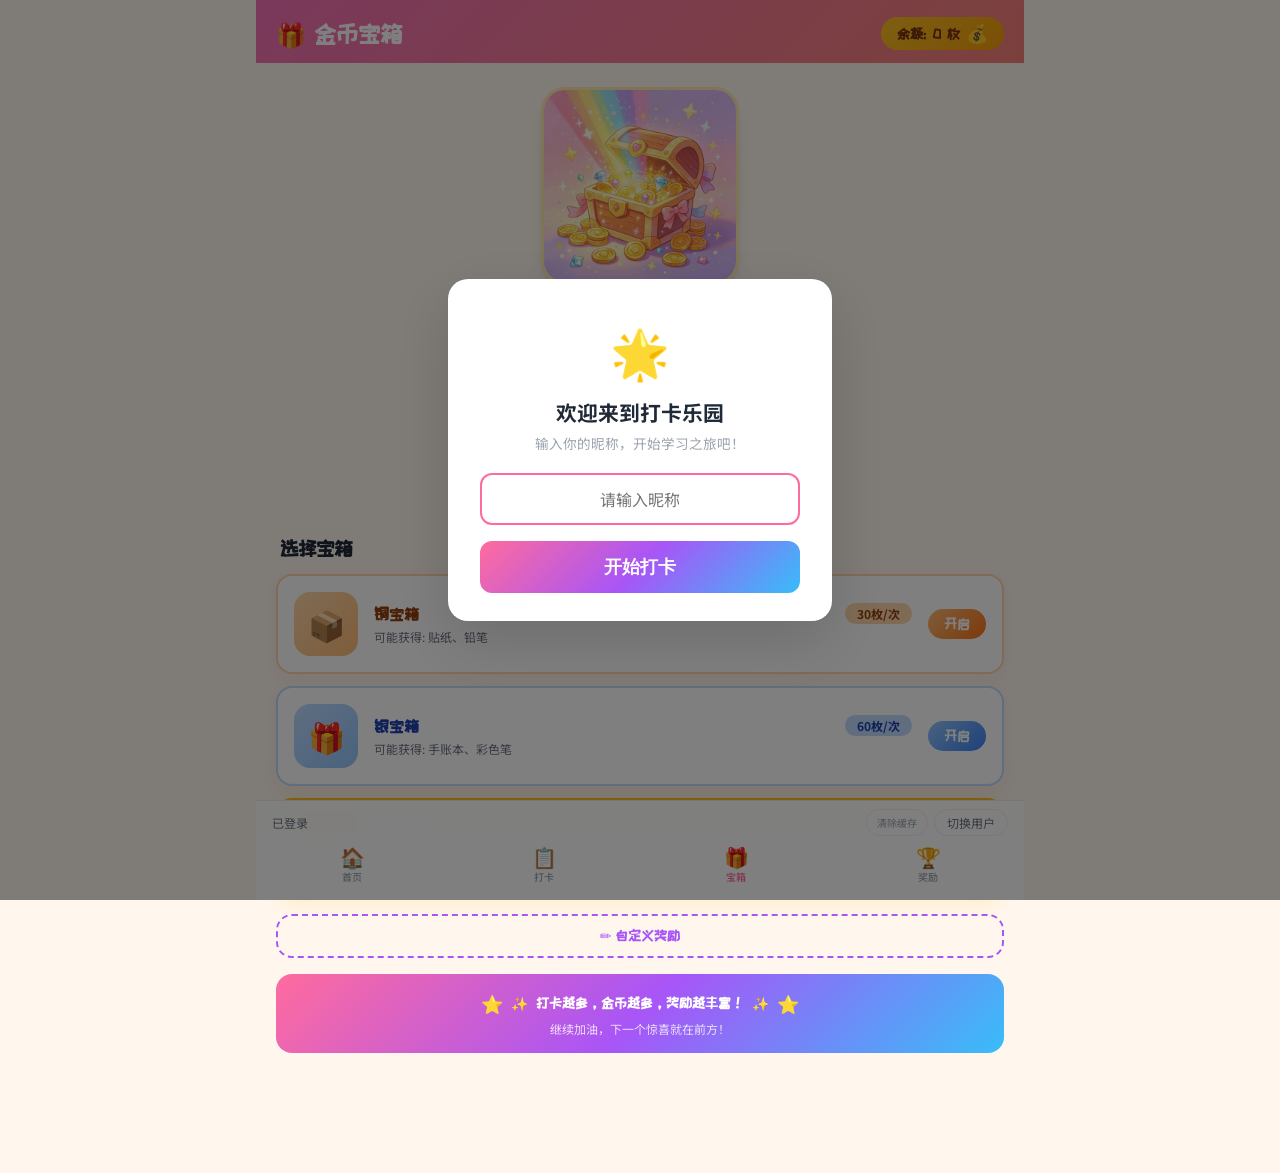
<file: pages/treasure-box.html>
<!DOCTYPE html>
<html lang="zh-CN">
<head>
    <meta charset="UTF-8">
    <meta name="viewport" content="width=device-width, initial-scale=1.0">
    <meta http-equiv="Cache-Control" content="no-cache, no-store, must-revalidate">
    <meta http-equiv="Pragma" content="no-cache">
    <meta http-equiv="Expires" content="0">
    <title>金币宝箱</title>
    <style id="theme-vars">
:root {
  /* Brand Colors — Rainbow Candy */
  --color-primary: #FF6B9D;
  --color-primary-light: #FF8FB5;
  --color-primary-dark: #E5507F;
  --color-secondary: #A855F7;
  --color-tertiary: #38BDF8;
  --color-accent-yellow: #FBBF24;
  --color-accent-green: #34D399;
  --color-accent-orange: #FB923C;
  --color-accent-pink: #F472B6;
  --color-bg: #FFF7ED;
  --color-bg-warm: #FFF1F5;
  --color-bg-cool: #EFF6FF;
  --color-surface: #FFFFFF;
  --color-surface-hover: #FFF5F7;
  --color-border: #FDE8EF;
  --color-border-soft: #FCE7F3;
  --color-text: #1F2937;
  --color-text-secondary: #6B7280;
  --color-text-tertiary: #9CA3AF;
  --color-text-inverse: #FFFFFF;
  --state-success: #34D399;
  --state-warning: #FBBF24;
  --state-error: #F87171;
  --state-info: #38BDF8;

  /* Gradient candies */
  --gradient-rainbow: linear-gradient(135deg, #FF6B9D, #A855F7, #38BDF8);
  --gradient-candy: linear-gradient(135deg, #F472B6, #FB923C);
  --gradient-sunset: linear-gradient(135deg, #FBBF24, #FF6B9D);
  --gradient-ocean: linear-gradient(135deg, #38BDF8, #34D399);
  --gradient-purple: linear-gradient(135deg, #A855F7, #F472B6);

  /* Typography */
  --font-family-title: "ZCOOL KuaiLe", "Noto Sans SC", system-ui, sans-serif;
  --font-family-body: "Noto Sans SC", system-ui, -apple-system, sans-serif;
  --font-size-display: 2.5rem;
  --font-size-h1: 2rem;
  --font-size-h2: 1.5rem;
  --font-size-h3: 1.25rem;
  --font-size-body: 1rem;
  --font-size-small: 0.875rem;
  --font-size-xs: 0.75rem;
  --font-weight-title: 700;
  --font-weight-body: 400;
  --font-weight-medium: 500;
  --line-height-heading: 1.3;
  --line-height-body: 1.6;

  /* Spacing */
  --spacing-xs: 4px;
  --spacing-sm: 8px;
  --spacing-md: 16px;
  --spacing-lg: 24px;
  --spacing-xl: 32px;
  --spacing-2xl: 48px;

  /* Radius */
  --radius-sm: 8px;
  --radius-md: 12px;
  --radius-lg: 16px;
  --radius-full: 9999px;

  /* Shadow */
  --shadow-sm: 0 1px 3px rgba(0,0,0,0.04);
  --shadow-md: 0 2px 8px rgba(0,0,0,0.04);
  --shadow-card: 0 4px 16px rgba(255,107,157,0.08);
  --shadow-float: 0 8px 24px rgba(168,85,247,0.12);

  /* Brand prefix */
  --brand-prefix: sc;
}

/* Dark mode is not needed for this children's app */

    </style>
    <link href="https://fonts.googleapis.com/css2?family=Noto+Sans+SC:wght@400;500;700&family=ZCOOL+KuaiLe&display=swap" rel="stylesheet">
    <script src="../db.js?v=4"></script>
</head>
<body>
  <div style="max-width: 768px; margin: 0 auto; min-height: 100vh; padding-bottom: 96px; background: var(--color-bg);">

    <!-- ===== Page Header ===== -->
    <header style="display: flex; align-items: center; justify-content: space-between; padding: 16px 20px 12px; background: var(--gradient-candy); background-size: 200% 200%;">
      <div style="display: flex; align-items: center; gap: 8px;">
        <span style="font-size: 1.5rem;">&#x1F381;</span>
        <h1 style="font-size: var(--font-size-h2); font-weight: var(--font-weight-title); color: #fff; margin: 0; font-family: var(--font-family-title);">金币宝箱</h1>
      </div>
      <div class="coin-badge" style="border-radius: var(--radius-full); padding: 6px 16px; display: flex; align-items: center; gap: 6px; font-size: var(--font-size-small); font-weight: var(--font-weight-title); background: linear-gradient(135deg, #FBBF24, #F59E0B); color: #78350F; font-family: var(--font-family-title);">
        余额: <span id="header-coins">0</span>枚 <span style="font-size: 1.125rem;">&#x1F4B0;</span>
      </div>
    </header>

    <!-- ===== Featured Treasure Chest (Hero) ===== -->
    <section style="padding: 24px 20px 16px; text-align: center;">
      <div class="sparkle-container" style="display: inline-block; position: relative;">
        <div class="sparkle-dot"></div>
        <div class="sparkle-dot"></div>
        <div class="sparkle-dot"></div>
        <div class="sparkle-dot"></div>
        <div class="sparkle-dot"></div>
        <div class="sparkle-dot"></div>
        <div class="sparkle-dot"></div>
        <div class="sparkle-dot"></div>
        <div class="sparkle-star">&#x2728;</div>
        <div class="sparkle-star">&#x2B50;</div>
        <div class="sparkle-star">&#x2728;</div>

        <div class="chest-wrapper float-anim">
          <img src="../assets/treasure-chest.jpg" alt="神秘宝箱" style="width: 192px; height: 192px; object-fit: cover; border-radius: 24px; box-shadow: 0 10px 15px -3px rgba(0,0,0,0.1), 0 4px 6px -4px rgba(0,0,0,0.1); border: 3px solid rgba(251,191,36,0.3); display: block;">
        </div>
      </div>

      <h2 style="font-size: var(--font-size-h2); font-weight: var(--font-weight-title); margin: 16px 0 8px; font-family: var(--font-family-title); color: var(--color-text);">每日免费宝箱</h2>

      <div id="daily-free-badge" style="display: inline-flex; align-items: center; gap: 4px; border-radius: var(--radius-full); padding: 4px 16px; font-size: var(--font-size-small); font-weight: var(--font-weight-title); margin-bottom: 16px; background: linear-gradient(135deg, #34D399, #38BDF8); color: #fff; font-family: var(--font-family-title);">
        今日免费 &#x2728;
      </div>

      <div style="margin-top: 8px; margin-bottom: 8px;">
        <button id="daily-free-btn" class="glow-btn" style="border-radius: var(--radius-full); padding: 16px 48px; font-size: var(--font-size-h2); font-weight: var(--font-weight-title); color: #fff; border: none; cursor: pointer; background: var(--gradient-ocean); font-family: var(--font-family-title); letter-spacing: 0.1em;">
          免费开启
        </button>
      </div>

      <p id="daily-free-hint" style="font-size: var(--font-size-small); margin-top: 8px; color: var(--color-text-secondary); font-family: var(--font-family-body);">每天免费抽一次，随机获得1~10枚金币！</p>
    </section>

    <!-- ===== Reward Tiers Section ===== -->
    <section style="padding: 16px 20px 8px;">
      <h3 style="font-size: var(--font-size-h3); font-weight: var(--font-weight-title); margin-bottom: 16px; padding: 0 4px; font-family: var(--font-family-title); color: var(--color-text);">选择宝箱</h3>

      <div style="display: flex; flex-direction: column; gap: 12px;">

        <!-- Bronze Box -->
        <div style="border-radius: var(--radius-lg); padding: 16px; display: flex; align-items: center; gap: 16px; background: var(--color-surface); border: 2px solid #FED7AA; box-shadow: var(--shadow-card);">
          <div style="flex-shrink: 0; width: 64px; height: 64px; border-radius: var(--radius-lg); display: flex; align-items: center; justify-content: center; font-size: 1.875rem; background: linear-gradient(135deg, #FED7AA, #FDBA74);">
            &#x1F4E6;
          </div>
          <div style="flex: 1; min-width: 0;">
            <div style="display: flex; align-items: center; justify-content: space-between; margin-bottom: 4px;">
              <span style="font-weight: var(--font-weight-title); font-size: var(--font-size-body); font-family: var(--font-family-title); color: #92400E;">铜宝箱</span>
              <span style="border-radius: var(--radius-full); padding: 2px 12px; font-size: var(--font-size-xs); font-weight: var(--font-weight-title); background: #FED7AA; color: #92400E;">30枚/次</span>
            </div>
            <p style="font-size: var(--font-size-xs); margin: 0; color: var(--color-text-secondary);">可能获得: 贴纸、铅笔</p>
          </div>
          <button style="flex-shrink: 0; border-radius: var(--radius-full); padding: 8px 16px; font-size: var(--font-size-small); font-weight: var(--font-weight-title); color: #fff; border: none; cursor: pointer; background: linear-gradient(135deg, #FDBA74, #F97316); font-family: var(--font-family-title);">
            开启
          </button>
        </div>

        <!-- Silver Box -->
        <div style="border-radius: var(--radius-lg); padding: 16px; display: flex; align-items: center; gap: 16px; background: var(--color-surface); border: 2px solid #BFDBFE; box-shadow: var(--shadow-card);">
          <div style="flex-shrink: 0; width: 64px; height: 64px; border-radius: var(--radius-lg); display: flex; align-items: center; justify-content: center; font-size: 1.875rem; background: linear-gradient(135deg, #BFDBFE, #93C5FD);">
            &#x1F381;
          </div>
          <div style="flex: 1; min-width: 0;">
            <div style="display: flex; align-items: center; justify-content: space-between; margin-bottom: 4px;">
              <span style="font-weight: var(--font-weight-title); font-size: var(--font-size-body); font-family: var(--font-family-title); color: #1E40AF;">银宝箱</span>
              <span style="border-radius: var(--radius-full); padding: 2px 12px; font-size: var(--font-size-xs); font-weight: var(--font-weight-title); background: #BFDBFE; color: #1E40AF;">60枚/次</span>
            </div>
            <p style="font-size: var(--font-size-xs); margin: 0; color: var(--color-text-secondary);">可能获得: 手账本、彩色笔</p>
          </div>
          <button style="flex-shrink: 0; border-radius: var(--radius-full); padding: 8px 16px; font-size: var(--font-size-small); font-weight: var(--font-weight-title); color: #fff; border: none; cursor: pointer; background: linear-gradient(135deg, #93C5FD, #3B82F6); font-family: var(--font-family-title);">
            开启
          </button>
        </div>

        <!-- Gold Box (Premium) -->
        <div class="gold-box-card" style="border-radius: var(--radius-lg); padding: 16px; display: flex; align-items: center; gap: 16px; background: linear-gradient(135deg, #FFFBEB, #FEF3C7); border: 2px solid var(--color-accent-yellow); box-shadow: 0 4px 20px rgba(251,191,36,0.2); position: relative; overflow: hidden;">
          <div style="flex-shrink: 0; width: 64px; height: 64px; border-radius: var(--radius-lg); display: flex; align-items: center; justify-content: center; font-size: 1.875rem; background: linear-gradient(135deg, #FBBF24, #F59E0B);" class="glow-btn-sm">
            &#x1F451;
          </div>
          <div style="flex: 1; min-width: 0;">
            <div style="display: flex; align-items: center; justify-content: space-between; margin-bottom: 4px;">
              <span style="font-weight: var(--font-weight-title); font-size: var(--font-size-body); font-family: var(--font-family-title); color: #92400E;">金宝箱</span>
              <span style="border-radius: var(--radius-full); padding: 2px 12px; font-size: var(--font-size-xs); font-weight: var(--font-weight-title); background: linear-gradient(135deg, #FBBF24, #F59E0B); color: #78350F;">100枚/次</span>
            </div>
            <p style="font-size: var(--font-size-xs); margin: 0; color: var(--color-text-secondary);">可能获得: 公主皇冠、绘本</p>
          </div>
          <button class="glow-btn-sm" style="flex-shrink: 0; border-radius: var(--radius-full); padding: 8px 16px; font-size: var(--font-size-small); font-weight: var(--font-weight-title); color: #fff; border: none; cursor: pointer; background: linear-gradient(135deg, #FBBF24, #FF6B9D); font-family: var(--font-family-title);">
            开启
          </button>
        </div>

      </div>
    </section>

    <!-- ===== Custom Rewards Button ===== -->
    <section style="padding: 8px 20px 4px;">
      <button id="custom-rewards-btn" style="width:100%; border-radius:var(--radius-lg); padding:12px 16px; font-size:var(--font-size-small); font-weight:var(--font-weight-title); color:var(--color-secondary); border:2px dashed var(--color-secondary); cursor:pointer; background:transparent; font-family:var(--font-family-title); display:flex; align-items:center; justify-content:center; gap:6px; transition:background 0.2s;">
        &#x270F;&#xFE0F; 自定义奖励
      </button>
    </section>

    <!-- ===== Encouragement Banner ===== -->
    <section style="padding: 12px 20px 24px;">
      <div style="border-radius: var(--radius-lg); padding: 16px 20px; text-align: center; position: relative; overflow: hidden; background: var(--gradient-rainbow);">
        <div style="position: relative; z-index: 10;">
          <div style="display: flex; align-items: center; justify-content: center; gap: 8px; margin-bottom: 4px;">
            <span class="banner-star" style="font-size: 1.125rem;">&#x2B50;</span>
            <span class="banner-star" style="font-size: var(--font-size-small);">&#x2728;</span>
            <p style="font-size: var(--font-size-small); font-weight: var(--font-weight-title); color: #fff; margin: 0; font-family: var(--font-family-title);">打卡越多，金币越多，奖励越丰富！</p>
            <span class="banner-star" style="font-size: var(--font-size-small);">&#x2728;</span>
            <span class="banner-star" style="font-size: 1.125rem;">&#x2B50;</span>
          </div>
          <p style="font-size: var(--font-size-xs); color: rgba(255,255,255,0.8); margin: 0;">继续加油，下一个惊喜就在前方！</p>
        </div>
      </div>
    </section>

  </div>

  <nav class="tab-bar">
    <div class="tab-bar-inner">
      <a href="#" data-dom-id="nav-home" class="tab-item">
        <span class="tab-emoji">🏠</span>
        <span>首页</span>
      </a>
      <a href="#" data-dom-id="nav-daily-checkin" class="tab-item">
        <span class="tab-emoji">📋</span>
        <span>打卡</span>
      </a>
      <a href="#" data-dom-id="nav-treasure-box" class="tab-item active">
        <span class="tab-emoji">🎁</span>
        <span>宝箱</span>
      </a>
      <a href="#" data-dom-id="nav-my-rewards" class="tab-item">
        <span class="tab-emoji">🏆</span>
        <span>奖励</span>
      </a>
    </div>
  </nav>


<!-- User action bar -->
<div id="user-action-bar" style="display:none; position:fixed; bottom:56px; left:50%; transform:translateX(-50%); width:100%; max-width:768px; z-index:100; background:rgba(255,255,255,0.96); border-top:1px solid var(--color-border); backdrop-filter:blur(8px);">
  <div style="display:flex; align-items:center; justify-content:space-between; padding:8px 16px;">
    <span style="font-size:var(--font-size-xs); color:var(--color-text-secondary);">
      <span id="user-nickname-label" style="color:var(--color-primary); font-family:var(--font-family-title); font-weight:var(--font-weight-title);">然然</span> 已登录
    </span>
    <div style="display:flex; gap:6px;">
      <button id="user-cache-btn" style="padding:4px 10px; border-radius:var(--radius-full); border:1px solid var(--color-border); background:var(--color-surface); cursor:pointer; font-size:10px; color:var(--color-text-tertiary); font-family:var(--font-family-body);">清除缓存</button>
      <button id="user-switch-btn" style="padding:4px 12px; border-radius:var(--radius-full); border:1px solid var(--color-border); background:var(--color-surface); cursor:pointer; font-size:var(--font-size-xs); color:var(--color-text-secondary); font-family:var(--font-family-body);">切换用户</button>
    </div>
  </div>
</div>


    <style>
    body {
      font-family: var(--font-family-body);
      background: var(--color-bg);
      color: var(--color-text);
      margin: 0;
      padding: 0;
      -webkit-font-smoothing: antialiased;
    }

    /* ===== Sparkle / Twinkle Animations ===== */
    @keyframes sparkle {
      0%, 100% { opacity: 0; transform: scale(0) rotate(0deg); }
      50% { opacity: 1; transform: scale(1) rotate(180deg); }
    }
    @keyframes sparkle-float {
      0% { opacity: 0; transform: translateY(0) scale(0); }
      30% { opacity: 1; transform: translateY(-10px) scale(1); }
      100% { opacity: 0; transform: translateY(-30px) scale(0.5); }
    }
    @keyframes glow-pulse {
      0%, 100% { box-shadow: 0 0 15px rgba(251,191,36,0.4), 0 0 30px rgba(255,107,157,0.2); }
      50% { box-shadow: 0 0 25px rgba(251,191,36,0.7), 0 0 50px rgba(255,107,157,0.4), 0 0 70px rgba(168,85,247,0.2); }
    }
    @keyframes glow-pulse-sm {
      0%, 100% { box-shadow: 0 0 8px rgba(251,191,36,0.3); }
      50% { box-shadow: 0 0 18px rgba(251,191,36,0.6), 0 0 30px rgba(255,107,157,0.2); }
    }
    @keyframes float {
      0%, 100% { transform: translateY(0); }
      50% { transform: translateY(-6px); }
    }
    @keyframes shimmer {
      0% { background-position: -200% center; }
      100% { background-position: 200% center; }
    }
    @keyframes coin-spin {
      0% { transform: rotateY(0deg); }
      100% { transform: rotateY(360deg); }
    }
    @keyframes star-burst {
      0%, 100% { transform: scale(1); opacity: 0.7; }
      50% { transform: scale(1.3); opacity: 1; }
    }
    @keyframes badge-shine {
      0% { left: -50%; }
      100% { left: 150%; }
    }

    .sparkle-container {
      position: relative;
    }
    .sparkle-dot {
      position: absolute;
      width: 8px;
      height: 8px;
      border-radius: 50%;
      background: var(--color-accent-yellow);
      animation: sparkle-float 2s ease-in-out infinite;
    }
    .sparkle-dot:nth-child(1) { top: 5%; left: 10%; animation-delay: 0s; }
    .sparkle-dot:nth-child(2) { top: 15%; right: 12%; animation-delay: 0.4s; width: 6px; height: 6px; background: var(--color-primary-light); }
    .sparkle-dot:nth-child(3) { top: 40%; left: 5%; animation-delay: 0.8s; width: 10px; height: 10px; }
    .sparkle-dot:nth-child(4) { top: 30%; right: 8%; animation-delay: 1.2s; background: var(--color-tertiary); }
    .sparkle-dot:nth-child(5) { bottom: 20%; left: 15%; animation-delay: 0.6s; width: 6px; height: 6px; background: var(--color-secondary); }
    .sparkle-dot:nth-child(6) { top: 50%; right: 18%; animation-delay: 1.0s; width: 12px; height: 12px; background: var(--color-accent-yellow); }
    .sparkle-dot:nth-child(7) { bottom: 35%; left: 8%; animation-delay: 1.5s; background: var(--color-primary); }
    .sparkle-dot:nth-child(8) { top: 8%; left: 50%; animation-delay: 0.3s; width: 5px; height: 5px; }

    .sparkle-star {
      position: absolute;
      font-size: 16px;
      animation: sparkle-float 2.5s ease-in-out infinite;
      pointer-events: none;
    }
    .sparkle-star:nth-child(9) { top: 2%; right: 25%; animation-delay: 0.2s; font-size: 14px; }
    .sparkle-star:nth-child(10) { bottom: 10%; right: 5%; animation-delay: 1.3s; font-size: 18px; }
    .sparkle-star:nth-child(11) { top: 60%; left: 2%; animation-delay: 0.9s; font-size: 12px; }

    .glow-btn {
      animation: glow-pulse 2s ease-in-out infinite;
    }
    .glow-btn-sm {
      animation: glow-pulse-sm 2s ease-in-out infinite;
    }

    .float-anim {
      animation: float 3s ease-in-out infinite;
    }

    /* Treasure chest image wrapper */
    .chest-wrapper {
      position: relative;
      display: inline-block;
    }
    .chest-wrapper::after {
      content: '';
      position: absolute;
      inset: -10px;
      border-radius: 50%;
      background: radial-gradient(circle, rgba(251,191,36,0.15) 0%, transparent 70%);
      animation: glow-pulse 3s ease-in-out infinite;
      pointer-events: none;
    }

    /* Gold box sparkle overlay */
    .gold-box-card {
      position: relative;
      overflow: hidden;
    }
    .gold-box-card::before {
      content: '';
      position: absolute;
      top: -50%;
      left: -50%;
      width: 30%;
      height: 200%;
      background: linear-gradient(90deg, transparent, rgba(255,255,255,0.3), transparent);
      transform: skewX(-15deg);
      animation: badge-shine 3s ease-in-out infinite;
      pointer-events: none;
      z-index: 1;
    }

    /* Coin badge shimmer */
    .coin-badge {
      position: relative;
      overflow: hidden;
    }
    .coin-badge::after {
      content: '';
      position: absolute;
      top: -50%;
      left: -50%;
      width: 30%;
      height: 200%;
      background: linear-gradient(90deg, transparent, rgba(255,255,255,0.35), transparent);
      transform: skewX(-15deg);
      animation: badge-shine 2.5s ease-in-out infinite;
      pointer-events: none;
    }

    /* Rainbow banner star decorations */
    .banner-star {
      animation: star-burst 2s ease-in-out infinite;
    }
    .banner-star:nth-child(2) { animation-delay: 0.3s; }
    .banner-star:nth-child(3) { animation-delay: 0.7s; }
    .banner-star:nth-child(4) { animation-delay: 1.1s; }

    /* === Tab Bar (unified) === */
    .tab-bar {
      position: fixed;
      bottom: 0;
      left: 50%;
      transform: translateX(-50%);
      max-width: 768px;
      width: 100%;
      z-index: 50;
      background: var(--color-surface);
      border-top: 1px solid var(--color-border);
    }
    .tab-bar-inner {
      display: flex;
      align-items: center;
      justify-content: space-around;
      padding: 8px 0;
    }
    .tab-item {
      display: flex;
      flex-direction: column;
      align-items: center;
      gap: 2px;
      padding: 8px 12px;
      font-size: 10px;
      font-weight: var(--font-weight-medium);
      color: var(--color-text-tertiary);
      text-decoration: none;
      border-radius: 8px;
      transition: color 0.2s;
    }
    .tab-item.active {
      color: var(--color-primary);
    }
    .tab-item .tab-emoji {
      font-size: 1.25rem;
      line-height: 1;
    }
  </style>
<!-- Opening Animation Overlay -->
<div id="opening-overlay" class="opening-overlay">
  <div id="opening-chest" class="opening-chest">&#x1F4E6;</div>
  <div id="opening-reveal" class="opening-reveal"></div>
</div>
<!-- Treasure Open Modal -->
<div id="treasure-modal" style="display:none; position:fixed; inset:0; z-index:100; background:rgba(0,0,0,0.6); justify-content:center; align-items:center;">
  <div style="background:#fff; border-radius:var(--radius-lg); padding:32px 24px; text-align:center; max-width:320px; width:90%; position:relative; box-shadow:var(--shadow-float);">
    <div id="modal-animation" style="font-size:4rem; margin-bottom:16px; animation: celebrateBounce 0.8s ease-out;">🎁</div>
    <h3 id="modal-title" style="font-family:var(--font-family-title); font-size:var(--font-size-h2); color:var(--color-primary); margin-bottom:8px;">恭喜获得!</h3>
    <p id="modal-reward" style="font-size:var(--font-size-body); color:var(--color-text); margin-bottom:4px; font-weight:var(--font-weight-title);"></p>
    <p id="modal-coin-change" style="font-size:var(--font-size-small); color:var(--color-accent-orange); margin-bottom:20px;"></p>
    <button id="modal-close" style="border-radius:var(--radius-full); padding:12px 40px; font-size:var(--font-size-body); font-weight:var(--font-weight-title); color:#fff; border:none; cursor:pointer; background:var(--gradient-rainbow); font-family:var(--font-family-title);">太棒了!</button>
  </div>
</div>
<div id="not-enough-modal" style="display:none; position:fixed; inset:0; z-index:100; background:rgba(0,0,0,0.6); justify-content:center; align-items:center;">
  <div style="background:#fff; border-radius:var(--radius-lg); padding:32px 24px; text-align:center; max-width:320px; width:90%; box-shadow:var(--shadow-float);">
    <div style="font-size:3rem; margin-bottom:12px;">😢</div>
    <h3 style="font-family:var(--font-family-title); font-size:var(--font-size-h2); color:var(--color-text); margin-bottom:8px;">金币不足</h3>
    <p style="font-size:var(--font-size-small); color:var(--color-text-secondary); margin-bottom:20px;">去完成学习任务赚取更多金币吧！</p>
    <button id="not-enough-close" style="border-radius:var(--radius-full); padding:12px 40px; font-size:var(--font-size-body); font-weight:var(--font-weight-title); color:#fff; border:none; cursor:pointer; background:var(--gradient-purple); font-family:var(--font-family-title);">好的</button>
  </div>
</div>
<!-- Custom Rewards Modal -->
<div id="custom-rewards-modal" style="display:none; position:fixed; inset:0; z-index:150; background:rgba(0,0,0,0.6); justify-content:center; align-items:center;">
  <div style="background:#fff; border-radius:var(--radius-lg); padding:24px 20px; max-width:380px; width:90%; max-height:80vh; display:flex; flex-direction:column; box-shadow:var(--shadow-float);">
    <div style="display:flex; align-items:center; justify-content:space-between; margin-bottom:16px;">
      <h3 style="font-family:var(--font-family-title); font-size:var(--font-size-h3); color:var(--color-text); margin:0;">自定义奖励</h3>
      <button id="custom-rewards-close" style="background:none; border:none; font-size:1.5rem; cursor:pointer; color:var(--color-text-secondary); line-height:1;">&#x2715;</button>
    </div>
    <!-- Tabs -->
    <div style="display:flex; gap:8px; margin-bottom:16px;">
      <button class="custom-tab active-tab" data-tab="bronze" style="flex:1; border-radius:var(--radius-full); padding:8px 0; font-size:var(--font-size-xs); font-weight:var(--font-weight-title); border:2px solid #FDBA74; cursor:pointer; background:linear-gradient(135deg, #FED7AA, #FDBA74); color:#92400E; font-family:var(--font-family-title);">铜宝箱</button>
      <button class="custom-tab" data-tab="silver" style="flex:1; border-radius:var(--radius-full); padding:8px 0; font-size:var(--font-size-xs); font-weight:var(--font-weight-title); border:2px solid #BFDBFE; cursor:pointer; background:#fff; color:#1E40AF; font-family:var(--font-family-title);">银宝箱</button>
      <button class="custom-tab" data-tab="gold" style="flex:1; border-radius:var(--radius-full); padding:8px 0; font-size:var(--font-size-xs); font-weight:var(--font-weight-title); border:2px solid #FBBF24; cursor:pointer; background:#fff; color:#78350F; font-family:var(--font-family-title);">金宝箱</button>
    </div>
    <!-- Reward list -->
    <div id="custom-rewards-list" style="flex:1; overflow-y:auto; min-height:0; display:flex; flex-direction:column; gap:8px; padding-right:4px;">
    </div>
    <!-- Add reward input -->
    <div style="display:flex; gap:8px; margin-top:16px;">
      <input id="custom-reward-input" type="text" placeholder="输入奖励名称..." maxlength="20" style="flex:1; border-radius:var(--radius-md); padding:10px 12px; font-size:var(--font-size-small); border:2px solid var(--color-border); outline:none; font-family:var(--font-family-body); color:var(--color-text);">
      <select id="custom-reward-emoji" style="border-radius:var(--radius-md); padding:10px 6px; font-size:1.25rem; border:2px solid var(--color-border); outline:none; cursor:pointer; flex-shrink:0;">
        <option value="&#x1F381;">&#x1F381;</option>
        <option value="&#x1F4E6;">&#x1F4E6;</option>
        <option value="&#x1F31F;">&#x1F31F;</option>
        <option value="&#x1F451;">&#x1F451;</option>
        <option value="&#x1F3C6;">&#x1F3C6;</option>
        <option value="&#x1F4D6;">&#x1F4D6;</option>
        <option value="&#x270D;&#xFE0F;">&#x270D;&#xFE0F;</option>
        <option value="&#x1F4B0;">&#x1F4B0;</option>
        <option value="&#x1F389;">&#x1F389;</option>
        <option value="&#x1F48E;">&#x1F48E;</option>
      </select>
      <button id="custom-reward-add" style="border-radius:var(--radius-md); padding:10px 12px; font-size:var(--font-size-small); font-weight:var(--font-weight-title); color:#fff; border:none; cursor:pointer; background:var(--gradient-rainbow); font-family:var(--font-family-title); flex-shrink:0; white-space:nowrap;">添加</button>
    </div>
    <!-- Reset button -->
    <div style="margin-top:12px;">
      <button id="custom-rewards-reset" style="width:100%;border-radius:var(--radius-md); padding:8px; font-size:var(--font-size-xs); color:var(--color-text-tertiary); border:1px solid var(--color-border); cursor:pointer; background:transparent; font-family:var(--font-family-body);">恢复默认奖励</button>
    </div>
  </div>
</div>
<style>
@keyframes celebrateBounce {
  0% { transform: scale(1); }
  30% { transform: scale(1.3); }
  50% { transform: scale(0.9); }
  70% { transform: scale(1.1); }
  100% { transform: scale(1); }
}
@keyframes chestShake {
  0%, 100% { transform: translate(0, 0) rotate(0deg); }
  10% { transform: translate(-4px, -2px) rotate(-3deg); }
  20% { transform: translate(4px, 2px) rotate(3deg); }
  30% { transform: translate(-3px, 3px) rotate(-2deg); }
  40% { transform: translate(3px, -3px) rotate(2deg); }
  50% { transform: translate(-2px, 2px) rotate(-4deg); }
  60% { transform: translate(2px, -2px) rotate(4deg); }
  70% { transform: translate(-4px, 1px) rotate(-2deg); }
  80% { transform: translate(4px, -1px) rotate(2deg); }
  90% { transform: translate(-2px, -3px) rotate(-3deg); }
}
@keyframes particleFloat {
  0% { opacity: 0; transform: translate(0, 0) scale(0); }
  20% { opacity: 1; transform: scale(1); }
  100% { opacity: 0; transform: translate(var(--px, 0), var(--py, -60px)) scale(0.5); }
}
@keyframes revealScale {
  0% { transform: scale(0) rotate(-15deg); opacity: 0; }
  50% { transform: scale(1.2) rotate(5deg); opacity: 1; }
  70% { transform: scale(0.95) rotate(-2deg); }
  100% { transform: scale(1) rotate(0deg); opacity: 1; }
}
@keyframes revealGlow {
  0% { box-shadow: 0 0 0 rgba(251,191,36,0); }
  50% { box-shadow: 0 0 40px rgba(251,191,36,0.6), 0 0 80px rgba(255,107,157,0.3), 0 0 120px rgba(168,85,247,0.15); }
  100% { box-shadow: 0 0 20px rgba(251,191,36,0.3), 0 0 40px rgba(255,107,157,0.15); }
}
.opening-overlay {
  display: none;
  position: fixed;
  inset: 0;
  z-index: 200;
  background: rgba(0,0,0,0.7);
  justify-content: center;
  align-items: center;
  flex-direction: column;
}
.opening-overlay.active {
  display: flex;
}
.opening-chest {
  font-size: 5rem;
  animation: chestShake 0.4s ease-in-out infinite;
  position: relative;
  z-index: 10;
}
.opening-particle {
  position: absolute;
  font-size: 1.5rem;
  animation: particleFloat 1.2s ease-out forwards;
  pointer-events: none;
  z-index: 5;
}
.opening-reveal {
  font-size: 5rem;
  animation: revealScale 0.8s ease-out forwards, revealGlow 1s ease-out 0.3s forwards;
  display: none;
  border-radius: 24px;
  padding: 16px;
}
.opening-reveal.active {
  display: block;
}
.opening-chest.hidden {
  display: none;
}
</style>
<script>
document.addEventListener('DOMContentLoaded', function() {
  var navMap = {
    'nav-home': 'home.html',
    'nav-daily-checkin': 'daily-checkin.html',
    'nav-treasure-box': 'treasure-box.html',
    'nav-my-rewards': 'my-rewards.html'
  };
  document.querySelectorAll('[data-dom-id]').forEach(function(el) {
    el.addEventListener('click', function(e) {
      e.preventDefault();
      var target = navMap[el.getAttribute('data-dom-id')];
      if (target) window.location.href = target;
    });
  });

  var nick = getNickname();
  function sKey(key) { return nick ? key + '_' + nick : key; }

  // One-time migration: clear old scoped data
  try {
    if (!localStorage.getItem('app_v3_migrated')) {
      var prefixesToRemove = ['claimed_achievements_', 'used_prizes_', 'unlocked_achievements_',
        'treasure_rewards_', 'treasure_emojis_', 'daily_free_date_', 'checkin_calendar_data_',
        'sc_achievements_claimed_', 'sc_prizes_used_'];
      Object.keys(localStorage).forEach(function(k) {
        for (var p = 0; p < prefixesToRemove.length; p++) {
          if (k.indexOf(prefixesToRemove[p]) === 0) {
            localStorage.removeItem(k);
            break;
          }
        }
      });
      localStorage.setItem('app_v3_migrated', '1');
    }
  } catch(e) {}

  var coins = 0; // Will be loaded from Supabase
  var serverDailyFreeDate = null;

  // Default reward pools (fallback)
  var defaultRewards = {
    bronze: ['可爱贴纸', '彩色铅笔', '小橡皮', '书签'],
    silver: ['手账本', '彩色笔套装', '阅读灯', '笔记本'],
    gold: ['公主皇冠发卡', '精美绘本', '水晶球', '魔法棒']
  };
  var defaultEmojis = {
    bronze: ['🎀', '✏️', '🧸', '🔖'],
    silver: ['📖', '🖌️', '💡', '📓'],
    gold: ['👑', '📚', '🔮', '✨']
  };

  // 全账号通用：从数据库加载
  var rewards = JSON.parse(JSON.stringify(defaultRewards));
  var emojis = JSON.parse(JSON.stringify(defaultEmojis));
  DB.getGlobalRewards().then(function(cr) {
    if (cr && cr.bronze) {
      rewards.bronze = cr.bronze.names || rewards.bronze;
      emojis.bronze = cr.bronze.emojis || emojis.bronze;
    }
    if (cr && cr.silver) {
      rewards.silver = cr.silver.names || rewards.silver;
      emojis.silver = cr.silver.emojis || emojis.silver;
    }
    if (cr && cr.gold) {
      rewards.gold = cr.gold.names || rewards.gold;
      emojis.gold = cr.gold.emojis || emojis.gold;
    }
  });
  function saveRewards() {
    DB.saveGlobalRewards({
      bronze: { names: rewards.bronze, emojis: emojis.bronze },
      silver: { names: rewards.silver, emojis: emojis.silver },
      gold: { names: rewards.gold, emojis: emojis.gold }
    });
  }

  // Initialize from Supabase (wrapped in ensureLogin)
  ensureLogin(function(nickname) {
    try {
      DB.initUser().then(function(user) {
        if (user) {
          coins = user.total_coins || 0;
          // Load daily free date from server
          if (user.daily_free_date) {
            serverDailyFreeDate = user.daily_free_date;
          }
          updateCoinDisplay();
          checkDailyFree();
        }
      }).catch(function(e) { console.warn('Supabase init failed:', e); });
    } catch(e) {}
  });

  function updateCoinDisplay() {
    var badges = document.querySelectorAll('.coin-badge');
    badges.forEach(function(b) {
      b.innerHTML = '余额: ' + coins + '枚 <span style="font-size:1.125rem;">&#x1F4B0;</span>';
    });

  }

  function openBox(type, cost) {
    if (coins < cost) {
      document.getElementById('not-enough-modal').style.display = 'flex';
      return;
    }
    coins -= cost;
    updateCoinDisplay();
    try { DB.updateUser({ total_coins: coins }); } catch(e) {}
    var pool = rewards[type] || rewards.bronze;
    var emojiPool = emojis[type] || emojis.bronze;
    var idx = Math.floor(Math.random() * pool.length);
    var reward = pool[idx];
    var emoji = emojiPool[idx];

    // Phase 1: Opening animation with shaking chest and particles
    var overlay = document.getElementById('opening-overlay');
    var chest = document.getElementById('opening-chest');
    var reveal = document.getElementById('opening-reveal');
    chest.className = 'opening-chest';
    reveal.className = 'opening-reveal';
    chest.textContent = type === 'gold' ? '&#x1F451;' : type === 'silver' ? '&#x1F381;' : '&#x1F4E6;';
    chest.innerHTML = chest.textContent;
    overlay.classList.add('active');

    // Spawn particles continuously during shake phase
    var particleInterval = setInterval(function() {
      if (!overlay.classList.contains('active')) { clearInterval(particleInterval); return; }
      var sparkles = ['\u2728', '\uD83D\uDCAB', '\u2B50', '\uD83C\uDF1F', '\uD83C\uDF08'];
      var p = document.createElement('span');
      p.className = 'opening-particle';
      p.textContent = sparkles[Math.floor(Math.random() * sparkles.length)];
      var angle = Math.random() * Math.PI * 2;
      var dist = 60 + Math.random() * 80;
      p.style.left = 'calc(50% + ' + (Math.random() * 60 - 30) + 'px)';
      p.style.top = 'calc(50% + ' + (Math.random() * 60 - 30) + 'px)';
      p.style.setProperty('--px', Math.cos(angle) * dist + 'px');
      p.style.setProperty('--py', Math.sin(angle) * dist + 'px');
      p.style.animationDuration = (0.8 + Math.random() * 0.6) + 's';
      overlay.appendChild(p);
      setTimeout(function() { if (p.parentNode) p.parentNode.removeChild(p); }, 1500);
    }, 200);

    // Phase 2: After 1.5s, show reveal
    setTimeout(function() {
      clearInterval(particleInterval);
      chest.classList.add('hidden');
      reveal.textContent = emoji;
      reveal.innerHTML = emoji;
      reveal.className = 'opening-reveal active';
    }, 1500);

    // Phase 3: After 2.5s, hide overlay and show result modal
    setTimeout(function() {
      overlay.classList.remove('active');
      document.getElementById('modal-animation').textContent = emoji;
      document.getElementById('modal-title').textContent = '恭喜获得!';
      document.getElementById('modal-reward').textContent = reward;
      document.getElementById('modal-coin-change').textContent = '-' + cost + '枚 金币';
      document.getElementById('treasure-modal').style.display = 'flex';

      // Save this won prize
      try {
        var won = JSON.parse(localStorage.getItem(sKey('won_prizes')) || '[]');
        won.push({ name: reward, emoji: emoji, type: type, date: new Date().toISOString().split('T')[0] });
        localStorage.setItem(sKey('won_prizes'), JSON.stringify(won));
        // Track box opens count
        var opens = parseInt(localStorage.getItem(sKey('box_opens')) || '0') + 1;
        localStorage.setItem(sKey('box_opens'), opens.toString());
        // Sync to Supabase
        DB.addStats({ won_prizes: won, box_opens: opens });
      } catch(e) {}
    }, 2500);
  }

  // Daily free box logic
  var dailyFreeBtn = document.getElementById('daily-free-btn');
  var dailyFreeBadge = document.getElementById('daily-free-badge');
  var dailyFreeHint = document.getElementById('daily-free-hint');
  function checkDailyFree() {
    try {
      var lastDate = localStorage.getItem(sKey('daily_free_date')) || serverDailyFreeDate;
      var today = new Date().toISOString().split('T')[0];
      if (lastDate === today) {
        dailyFreeBtn.textContent = '明天再来';
        dailyFreeBtn.style.background = '#D1D5DB';
        dailyFreeBtn.style.cursor = 'not-allowed';
        dailyFreeBadge.textContent = '今日已开';
        dailyFreeBadge.style.background = 'linear-gradient(135deg, #D1D5DB, #9CA3AF)';
        dailyFreeHint.textContent = '明天再来领取免费宝箱吧！';
        return false;
      }
    } catch(e) {}
    return true;
  }
  checkDailyFree();
  if (dailyFreeBtn) {
    dailyFreeBtn.addEventListener('click', function(e) {
      e.preventDefault();
      if (!checkDailyFree()) return;
      // Weighted random coin reward (1-10 coins, higher = rarer)
      var coinPool = [
        { coins: 1,  weight: 40 },
        { coins: 2,  weight: 25 },
        { coins: 3,  weight: 15 },
        { coins: 5,  weight: 10 },
        { coins: 8,  weight: 7 },
        { coins: 10, weight: 3 }
      ];
      var totalWeight = 0;
      coinPool.forEach(function(c) { totalWeight += c.weight; });
      var rand = Math.random() * totalWeight;
      var chosen = coinPool[0];
      for (var i = 0; i < coinPool.length; i++) {
        rand -= coinPool[i].weight;
        if (rand <= 0) { chosen = coinPool[i]; break; }
      }
      var coinReward = chosen.coins;
      coins += coinReward;
      updateCoinDisplay();
      try { DB.updateUser({ total_coins: coins }); } catch(e) {}
      // Update total earned coins stats
      DB.getStats().then(function(stats) {
        DB.addStats({ total_earned_coins: (stats.total_earned_coins || 0) + coinReward });
      });

      var overlay = document.getElementById('opening-overlay');
      var chest = document.getElementById('opening-chest');
      var reveal = document.getElementById('opening-reveal');
      chest.className = 'opening-chest';
      reveal.className = 'opening-reveal';
      chest.innerHTML = '&#x2728;';
      overlay.classList.add('active');

      var particleInterval = setInterval(function() {
        if (!overlay.classList.contains('active')) { clearInterval(particleInterval); return; }
        var sparkles = ['\u2728', '\uD83D\uDCAB', '\u2B50', '\uD83C\uDF1F', '\uD83C\uDF08'];
        var p = document.createElement('span');
        p.className = 'opening-particle';
        p.textContent = sparkles[Math.floor(Math.random() * sparkles.length)];
        var angle = Math.random() * Math.PI * 2;
        var dist = 60 + Math.random() * 80;
        p.style.left = 'calc(50% + ' + (Math.random() * 60 - 30) + 'px)';
        p.style.top = 'calc(50% + ' + (Math.random() * 60 - 30) + 'px)';
        p.style.setProperty('--px', Math.cos(angle) * dist + 'px');
        p.style.setProperty('--py', Math.sin(angle) * dist + 'px');
        p.style.animationDuration = (0.8 + Math.random() * 0.6) + 's';
        overlay.appendChild(p);
        setTimeout(function() { if (p.parentNode) p.parentNode.removeChild(p); }, 1500);
      }, 200);

      setTimeout(function() {
        clearInterval(particleInterval);
        chest.classList.add('hidden');
        var coinEmoji = coinReward >= 8 ? '\uD83D\uDC51' : coinReward >= 5 ? '\u{1F31F}' : '\u{1F4B0}';
        reveal.innerHTML = coinEmoji;
        reveal.className = 'opening-reveal active';
      }, 1500);

      setTimeout(function() {
        overlay.classList.remove('active');
        var coinEmoji2 = coinReward >= 8 ? '\uD83D\uDC51' : coinReward >= 5 ? '\u{1F31F}' : '\u{1F4B0}';
        document.getElementById('modal-animation').textContent = coinEmoji2;
        document.getElementById('modal-title').textContent = '免费宝箱!';
        document.getElementById('modal-reward').textContent = coinReward + '枚金币';
        document.getElementById('modal-coin-change').textContent = '余额 +' + coinReward;
        document.getElementById('treasure-modal').style.display = 'flex';
        // Track daily box opens
        try {
          var opens = parseInt(localStorage.getItem(sKey('box_opens')) || '0') + 1;
          localStorage.setItem(sKey('box_opens'), opens.toString());
          DB.addStats({ box_opens: opens });
        } catch(e) {}
        // Mark today as used
        try {
          localStorage.setItem(sKey('daily_free_date'), new Date().toISOString().split('T')[0]);
          try { DB.updateUser({ daily_free_date: new Date().toISOString().split('T')[0] }); } catch(e) {}
          checkDailyFree();
        } catch(e) {}
      }, 2500);
    });
  }

  // Box-specific "开启" buttons
  var allBtns = document.querySelectorAll('button');
  allBtns.forEach(function(btn) {
    var text = btn.textContent.trim();
    if (text === '开启') {
      var card = btn.closest('div[class]') || btn.parentElement;
      var priceText = card ? card.textContent : '';
      if (priceText.indexOf('铜') !== -1) {
        btn.addEventListener('click', function(e) { e.preventDefault(); openBox('bronze', 30); });
      } else if (priceText.indexOf('银') !== -1) {
        btn.addEventListener('click', function(e) { e.preventDefault(); openBox('silver', 60); });
      } else if (priceText.indexOf('金') !== -1) {
        btn.addEventListener('click', function(e) { e.preventDefault(); openBox('gold', 100); });
      }
    }
  });

  // Modal close buttons
  var closeBtn = document.getElementById('modal-close');
  if (closeBtn) closeBtn.addEventListener('click', function() {
    document.getElementById('treasure-modal').style.display = 'none';
  });
  var notEnoughClose = document.getElementById('not-enough-close');
  if (notEnoughClose) notEnoughClose.addEventListener('click', function() {
    document.getElementById('not-enough-modal').style.display = 'none';
  });

  // Close modals on background click
  ['treasure-modal', 'not-enough-modal', 'custom-rewards-modal'].forEach(function(id) {
    document.getElementById(id).addEventListener('click', function(e) {
      if (e.target === this) this.style.display = 'none';
    });
  });

  // ===== Custom Rewards Modal Logic =====
  var currentTab = 'bronze';
  var tabStyles = {
    bronze: { activeBg: 'linear-gradient(135deg, #FED7AA, #FDBA74)', inactiveBg: '#fff', border: '#FDBA74', color: '#92400E' },
    silver: { activeBg: 'linear-gradient(135deg, #BFDBFE, #93C5FD)', inactiveBg: '#fff', border: '#BFDBFE', color: '#1E40AF' },
    gold:   { activeBg: 'linear-gradient(135deg, #FBBF24, #F59E0B)', inactiveBg: '#fff', border: '#FBBF24', color: '#78350F' }
  };

  function renderCustomRewardsList() {
    var list = document.getElementById('custom-rewards-list');
    var items = rewards[currentTab] || [];
    var emojiItems = emojis[currentTab] || [];
    list.innerHTML = '';
    if (items.length === 0) {
      list.innerHTML = '<p style="text-align:center; color:var(--color-text-tertiary); font-size:var(--font-size-small); padding:20px 0;">暂无奖励，快添加一些吧！</p>';
      return;
    }
    items.forEach(function(item, i) {
      var row = document.createElement('div');
      row.style.cssText = 'display:flex; align-items:center; gap:10px; padding:10px 12px; background:var(--color-bg); border-radius:var(--radius-md); border:1px solid var(--color-border);';
      var emojiSpan = document.createElement('span');
      emojiSpan.style.cssText = 'font-size:1.25rem; flex-shrink:0;';
      emojiSpan.textContent = emojiItems[i] || '\u{1F381}';
      var nameSpan = document.createElement('span');
      nameSpan.style.cssText = 'flex:1; font-size:var(--font-size-small); font-family:var(--font-family-body); color:var(--color-text);';
      nameSpan.textContent = item;
      var delBtn = document.createElement('button');
      delBtn.style.cssText = 'flex-shrink:0; background:none; border:none; font-size:1.125rem; cursor:pointer; color:var(--state-error); line-height:1; padding:2px;';
      delBtn.textContent = '\u{2715}';
      delBtn.setAttribute('data-index', i);
      delBtn.addEventListener('click', function() {
        var idx = parseInt(this.getAttribute('data-index'));
        rewards[currentTab].splice(idx, 1);
        emojis[currentTab].splice(idx, 1);
        saveRewards();
        renderCustomRewardsList();
      });
      row.appendChild(emojiSpan);
      row.appendChild(nameSpan);
      row.appendChild(delBtn);
      list.appendChild(row);
    });
  }

  function switchTab(tab) {
    currentTab = tab;
    document.querySelectorAll('.custom-tab').forEach(function(t) {
      var tTab = t.getAttribute('data-tab');
      var s = tabStyles[tTab];
      if (tTab === tab) {
        t.style.background = s.activeBg;
        t.style.color = s.color;
      } else {
        t.style.background = s.inactiveBg;
        t.style.color = s.color;
      }
    });
    renderCustomRewardsList();
  }

  // Open custom rewards modal (parent password required)
  var parentPwd = localStorage.getItem('parent_pwd') || '8888';
  var customBtn = document.getElementById('custom-rewards-btn');
  if (customBtn) customBtn.addEventListener('click', function() {
    // Ask for parent password
    var pwdModal = document.createElement('div');
    pwdModal.style.cssText = 'position:fixed;inset:0;z-index:200;background:rgba(0,0,0,0.5);display:flex;align-items:center;justify-content:center;';
    var pwdCard = document.createElement('div');
    pwdCard.style.cssText = 'background:#fff;border-radius:20px;padding:28px 24px;width:300px;text-align:center;box-shadow:0 20px 60px rgba(0,0,0,0.15);font-family:var(--font-family-body);';
    pwdCard.innerHTML = '<div style="font-size:2.5rem;margin-bottom:8px;">&#x1F512;</div>'
      + '<h3 style="margin:0 0 6px;font-size:1.1rem;font-family:var(--font-family-title);color:var(--color-text);">家长验证</h3>'
      + '<p style="margin:0 0 16px;font-size:var(--font-size-small);color:var(--color-text-tertiary);">请输入家长密码</p>'
      + '<input id="parent-pwd-input" type="password" maxlength="8" placeholder="输入密码" style="width:100%;padding:12px 16px;border:2px solid var(--color-border);border-radius:12px;font-size:1rem;outline:none;text-align:center;font-family:inherit;box-sizing:border-box;">'
      + '<p id="parent-pwd-error" style="margin:8px 0 0;font-size:var(--font-size-xs);color:var(--state-error);display:none;">密码错误</p>'
      + '<div style="display:flex;gap:8px;margin-top:16px;">'
      + '<button id="parent-pwd-cancel" style="flex:1;padding:12px;border:1px solid var(--color-border);border-radius:var(--radius-md);background:#fff;cursor:pointer;font-family:var(--font-family-body);font-size:var(--font-size-body);color:var(--color-text-secondary);">取消</button>'
      + '<button id="parent-pwd-ok" style="flex:1;padding:12px;border:none;border-radius:var(--radius-md);background:var(--gradient-candy);color:#fff;cursor:pointer;font-family:var(--font-family-title);font-size:var(--font-size-body);">确认</button>'
      + '</div>';
    pwdModal.appendChild(pwdCard);
    document.body.appendChild(pwdModal);

    var pwdInput = document.getElementById('parent-pwd-input');
    setTimeout(function() { pwdInput.focus(); }, 100);

    function closePwd() { pwdModal.remove(); }
    document.getElementById('parent-pwd-cancel').addEventListener('click', closePwd);
    pwdModal.addEventListener('click', function(e) { if (e.target === pwdModal) closePwd(); });

    document.getElementById('parent-pwd-ok').addEventListener('click', function() {
      var input = pwdInput.value;
      if (input === parentPwd) {
        closePwd();
        switchTab(currentTab);
        document.getElementById('custom-rewards-modal').style.display = 'flex';
      } else {
        document.getElementById('parent-pwd-error').style.display = 'block';
        pwdInput.style.borderColor = 'var(--state-error)';
        pwdInput.value = '';
        pwdInput.focus();
      }
    });
    pwdInput.addEventListener('keydown', function(e) {
      if (e.key === 'Enter') document.getElementById('parent-pwd-ok').click();
    });
  });
  // Close custom rewards modal
  var customClose = document.getElementById('custom-rewards-close');
  if (customClose) customClose.addEventListener('click', function() {
    document.getElementById('custom-rewards-modal').style.display = 'none';
  });
  // Tab switching
  document.querySelectorAll('.custom-tab').forEach(function(t) {
    t.addEventListener('click', function() {
      switchTab(this.getAttribute('data-tab'));
    });
  });
  // Add reward
  var addBtn = document.getElementById('custom-reward-add');
  var rewardInput = document.getElementById('custom-reward-input');
  var emojiSelect = document.getElementById('custom-reward-emoji');
  if (addBtn) addBtn.addEventListener('click', function() {
    var name = rewardInput.value.trim();
    if (!name) return;
    if (!rewards[currentTab]) rewards[currentTab] = [];
    if (!emojis[currentTab]) emojis[currentTab] = [];
    rewards[currentTab].push(name);
    emojis[currentTab].push(emojiSelect.value);
    saveRewards();
    rewardInput.value = '';
    renderCustomRewardsList();
  });
  // Allow Enter key to add
  if (rewardInput) rewardInput.addEventListener('keydown', function(e) {
    if (e.key === 'Enter') { e.preventDefault(); addBtn.click(); }
  });
  // Reset to defaults
  var resetBtn = document.getElementById('custom-rewards-reset');
  if (resetBtn) resetBtn.addEventListener('click', function() {
    rewards = JSON.parse(JSON.stringify(defaultRewards));
    emojis = JSON.parse(JSON.stringify(defaultEmojis));
    saveRewards();
    renderCustomRewardsList();
  });

  // User action bar
  var nickLabel = document.getElementById('user-nickname-label');
  if (nickLabel) nickLabel.textContent = nick;
  var userBar = document.getElementById('user-action-bar');
  if (userBar) userBar.style.display = 'block';
  document.getElementById('user-switch-btn').addEventListener('click', function() {
    if (confirm('确定要切换用户吗？当前数据已自动保存。')) {
      logout();
      ensureLogin(function() { location.reload(); });
    }
  });
  document.getElementById('user-cache-btn').addEventListener('click', function() {
    if (!confirm('\u26A0\uFE0F 警告：此操作将清空数据库中你的全部数据（打卡记录、金币、成就、奖品等），并且不可恢复！\n\n确定要继续吗？')) return;
    if (!confirm('真的要全部清空吗？数据删除后无法找回！')) return;
    var btn = this;
    btn.disabled = true;
    btn.textContent = '清除中...';
    DB.clearUserData().then(function(success) {
      if (success) {
        location.reload();
      } else {
        alert('清除失败，请重试');
        btn.disabled = false;
        btn.textContent = '清除缓存';
      }
    });
  });
});
</script>
</body>
</html>
</file>
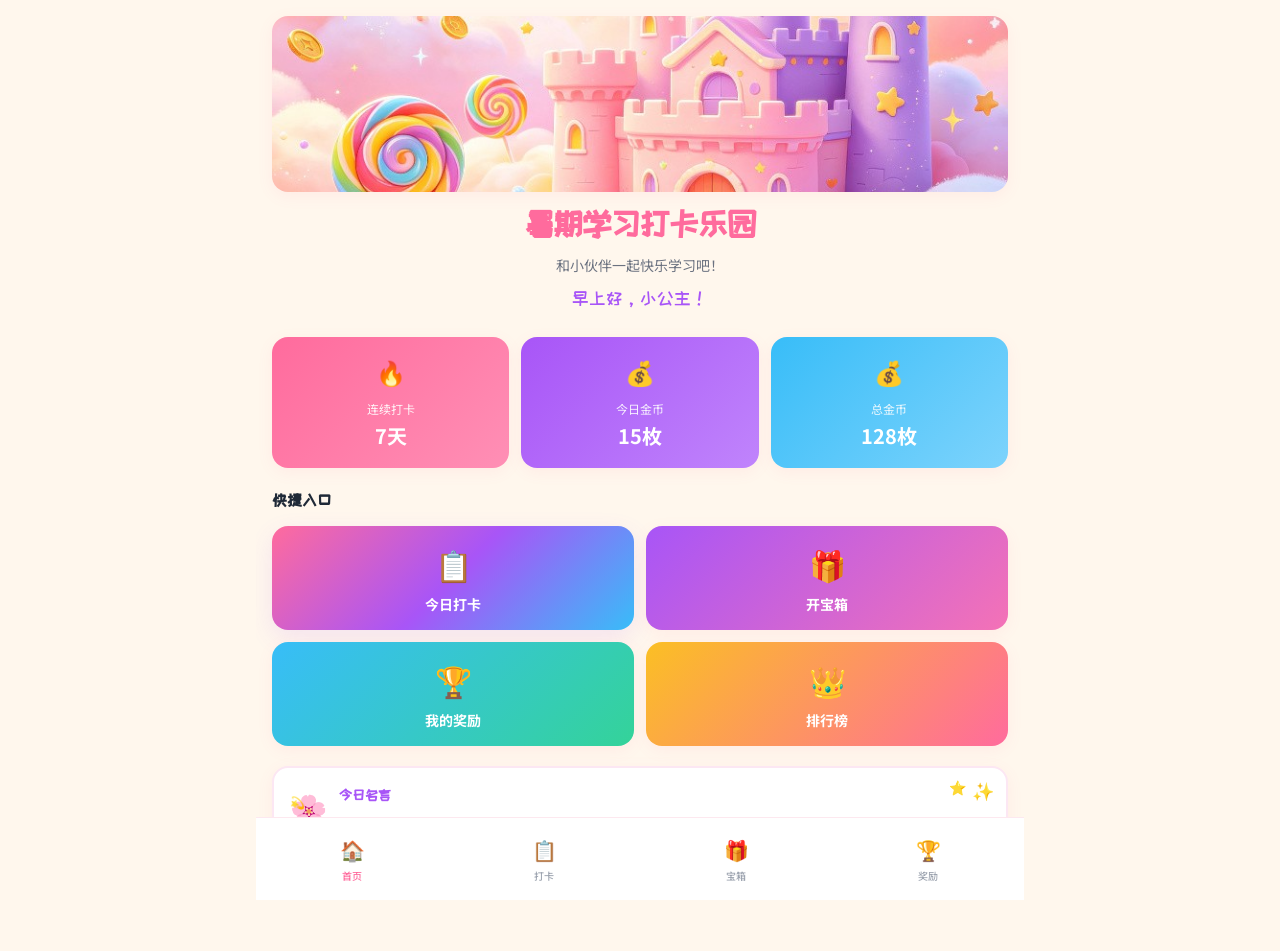
<file: deploy/pages/home.html>
<!DOCTYPE html>
<html lang="zh-CN">
<head>
    <meta charset="UTF-8">
    <meta name="viewport" content="width=device-width, initial-scale=1.0">
    <title>暑期学习打卡乐园</title>
    <style id="theme-vars">
:root {
  /* Brand Colors — Rainbow Candy */
  --color-primary: #FF6B9D;
  --color-primary-light: #FF8FB5;
  --color-primary-dark: #E5507F;
  --color-secondary: #A855F7;
  --color-tertiary: #38BDF8;
  --color-accent-yellow: #FBBF24;
  --color-accent-green: #34D399;
  --color-accent-orange: #FB923C;
  --color-accent-pink: #F472B6;
  --color-bg: #FFF7ED;
  --color-bg-warm: #FFF1F5;
  --color-bg-cool: #EFF6FF;
  --color-surface: #FFFFFF;
  --color-surface-hover: #FFF5F7;
  --color-border: #FDE8EF;
  --color-border-soft: #FCE7F3;
  --color-text: #1F2937;
  --color-text-secondary: #6B7280;
  --color-text-tertiary: #9CA3AF;
  --color-text-inverse: #FFFFFF;
  --state-success: #34D399;
  --state-warning: #FBBF24;
  --state-error: #F87171;
  --state-info: #38BDF8;

  /* Gradient candies */
  --gradient-rainbow: linear-gradient(135deg, #FF6B9D, #A855F7, #38BDF8);
  --gradient-candy: linear-gradient(135deg, #F472B6, #FB923C);
  --gradient-sunset: linear-gradient(135deg, #FBBF24, #FF6B9D);
  --gradient-ocean: linear-gradient(135deg, #38BDF8, #34D399);
  --gradient-purple: linear-gradient(135deg, #A855F7, #F472B6);

  /* Typography */
  --font-family-title: "ZCOOL KuaiLe", "Noto Sans SC", system-ui, sans-serif;
  --font-family-body: "Noto Sans SC", system-ui, -apple-system, sans-serif;
  --font-size-display: 2.5rem;
  --font-size-h1: 2rem;
  --font-size-h2: 1.5rem;
  --font-size-h3: 1.25rem;
  --font-size-body: 1rem;
  --font-size-small: 0.875rem;
  --font-size-xs: 0.75rem;
  --font-weight-title: 700;
  --font-weight-body: 400;
  --font-weight-medium: 500;
  --line-height-heading: 1.3;
  --line-height-body: 1.6;

  /* Spacing */
  --spacing-xs: 4px;
  --spacing-sm: 8px;
  --spacing-md: 16px;
  --spacing-lg: 24px;
  --spacing-xl: 32px;
  --spacing-2xl: 48px;

  /* Radius */
  --radius-sm: 8px;
  --radius-md: 12px;
  --radius-lg: 16px;
  --radius-full: 9999px;

  /* Shadow */
  --shadow-sm: 0 1px 3px rgba(0,0,0,0.04);
  --shadow-md: 0 2px 8px rgba(0,0,0,0.04);
  --shadow-card: 0 4px 16px rgba(255,107,157,0.08);
  --shadow-float: 0 8px 24px rgba(168,85,247,0.12);

  /* Brand prefix */
  --brand-prefix: sc;
}

/* Dark mode is not needed for this children's app */

    </style>
    <link href="https://fonts.googleapis.com/css2?family=Noto+Sans+SC:wght@400;500;700&family=ZCOOL+KuaiLe&display=swap" rel="stylesheet">
    <style>
        /* === Reset & Base === */
        *, *::before, *::after {
            box-sizing: border-box;
            margin: 0;
            padding: 0;
        }
        body {
            min-height: 100vh;
            -webkit-font-smoothing: antialiased;
            -moz-osx-font-smoothing: grayscale;
            background: var(--color-bg);
            font-family: var(--font-family-body);
            color: var(--color-text);
            line-height: var(--line-height-body);
        }
        a {
            text-decoration: none;
            color: inherit;
        }
        button {
            border: none;
            background: none;
            font-family: inherit;
        }
        img {
            display: block;
        }

        /* === Mobile Container === */
        .mobile-container {
            max-width: 768px;
            margin: 0 auto;
            min-height: 100vh;
            position: relative;
            overflow-x: hidden;
        }

        /* === Page Content === */
        .page-content {
            padding-bottom: 80px;
        }

        /* === Section Spacing === */
        .hero-section {
            padding: var(--spacing-md) var(--spacing-md) var(--spacing-sm);
        }
        .hero-image-wrap {
            border-radius: var(--radius-lg);
            overflow: hidden;
            box-shadow: var(--shadow-card);
        }
        .hero-image-wrap img {
            width: 100%;
            height: 176px;
            object-fit: cover;
        }
        .hero-text {
            text-align: center;
            margin-top: 12px;
        }
        .hero-title {
            font-size: var(--font-size-h1);
            font-weight: var(--font-weight-title);
            line-height: var(--line-height-heading);
            font-family: var(--font-family-title);
            color: var(--color-primary);
        }
        .hero-subtitle {
            margin-top: var(--spacing-sm);
            font-size: var(--font-size-small);
            color: var(--color-text-secondary);
        }
        .hero-greeting {
            margin-top: var(--spacing-sm);
            font-size: 1.125rem;
            font-family: var(--font-family-title);
            color: var(--color-secondary);
        }

        /* === Stats Cards === */
        .stats-section {
            padding: 0 var(--spacing-md);
            margin-top: var(--spacing-md);
        }
        .stats-row {
            display: flex;
            gap: 12px;
        }
        .stat-card {
            flex: 1;
            border-radius: var(--radius-lg);
            padding: var(--spacing-md);
            text-align: center;
            color: var(--color-text-inverse);
        }
        .stat-card .emoji {
            font-size: 1.5rem;
            margin-bottom: var(--spacing-sm);
        }
        .stat-card .label {
            font-size: 0.75rem;
            opacity: 0.9;
        }
        .stat-card .value {
            font-size: 1.25rem;
            font-weight: var(--font-weight-title);
            margin-top: 2px;
        }

        /* === Quick Action Grid === */
        .actions-section {
            padding: 0 var(--spacing-md);
            margin-top: 20px;
        }
        .actions-title {
            font-size: 1rem;
            font-weight: var(--font-weight-title);
            margin-bottom: 12px;
            font-family: var(--font-family-title);
            color: var(--color-text);
        }
        .actions-grid {
            display: grid;
            grid-template-columns: 1fr 1fr;
            gap: 12px;
        }
        .action-btn {
            border-radius: var(--radius-lg);
            padding: var(--spacing-md);
            display: flex;
            flex-direction: column;
            align-items: center;
            gap: var(--spacing-sm);
            color: var(--color-text-inverse);
            cursor: pointer;
            transition: transform 0.15s ease;
        }
        .action-btn:active {
            transform: scale(0.95);
        }
        .action-btn .emoji {
            font-size: 1.875rem;
        }
        .action-btn .btn-text {
            font-size: var(--font-size-small);
            font-weight: var(--font-weight-title);
        }

        /* === Motivational Quote === */
        .quote-section {
            padding: 0 var(--spacing-md);
            margin-top: 20px;
        }
        .quote-card {
            border-radius: var(--radius-lg);
            padding: var(--spacing-md);
            position: relative;
            overflow: hidden;
            background: var(--color-surface);
            box-shadow: var(--shadow-card);
            border: 2px solid var(--color-border-soft);
        }
        .quote-sparkle {
            position: absolute;
        }
        .sparkle-1 { top: 8px; right: 12px; font-size: 1.125rem; }
        .sparkle-2 { top: 8px; right: 40px; font-size: var(--font-size-small); }
        .sparkle-3 { bottom: 8px; left: 12px; font-size: var(--font-size-small); }
        .sparkle-4 { bottom: 12px; right: 16px; font-size: 1.125rem; }
        .sparkle-5 { top: 24px; left: 16px; font-size: var(--font-size-xs); }
        .quote-content {
            display: flex;
            align-items: flex-start;
            gap: 12px;
        }
        .quote-emoji {
            font-size: 1.875rem;
        }
        .quote-label {
            font-size: var(--font-size-small);
            font-weight: var(--font-weight-title);
            margin-bottom: var(--spacing-sm);
            color: var(--color-secondary);
            font-family: var(--font-family-title);
        }
        .quote-text {
            font-size: var(--font-size-small);
            line-height: 1.625;
            color: var(--color-text-secondary);
        }

        /* === Bottom spacer === */
        .bottom-spacer {
            height: var(--spacing-md);
        }

        /* === Tab Bar === */
        .tab-bar {
            position: fixed;
            bottom: 0;
            left: 50%;
            transform: translateX(-50%);
            max-width: 768px;
            width: 100%;
            z-index: 50;
            background: var(--color-surface);
            border-top: 1px solid var(--color-border);
        }
        .tab-bar-inner {
            display: flex;
            align-items: center;
            justify-content: space-around;
            padding: var(--spacing-sm) 0;
        }
        .tab-item {
            display: flex;
            flex-direction: column;
            align-items: center;
            gap: 2px;
            padding: var(--spacing-sm) 12px;
            font-size: 10px;
            font-weight: var(--font-weight-medium);
        }
        .tab-item .tab-emoji {
            font-size: 1.25rem;
        }

        /* === Animations === */
        @keyframes gentleBounce {
            0%, 100% { transform: translateY(0); }
            50% { transform: translateY(-6px); }
        }
        @keyframes twinkle {
            0%, 100% { opacity: 1; transform: scale(1); }
            50% { opacity: 0.5; transform: scale(0.8); }
        }
        @keyframes floatUp {
            0%, 100% { transform: translateY(0); }
            50% { transform: translateY(-4px); }
        }
        .animate-bounce-gentle {
            animation: gentleBounce 2s ease-in-out infinite;
        }
        .animate-twinkle {
            animation: twinkle 1.5s ease-in-out infinite;
        }
        .animate-twinkle-delay {
            animation: twinkle 1.5s ease-in-out 0.5s infinite;
        }
        .animate-twinkle-delay2 {
            animation: twinkle 1.5s ease-in-out 1s infinite;
        }
        .animate-float {
            animation: floatUp 3s ease-in-out infinite;
        }
    </style>
</head>
<body>

    <div class="mobile-container">
        <main class="page-content">
            <!-- Hero Section -->
            <section class="hero-section">
                <div class="hero-image-wrap">
                    <img src="../assets/hero-candy-land.jpg" alt="Candy Land">
                </div>
                <div class="hero-text">
                    <h1 class="hero-title">暑期学习打卡乐园</h1>
                    <p class="hero-subtitle">和小伙伴一起快乐学习吧！</p>
                    <p class="hero-greeting">早上好，小公主！</p>
                </div>
            </section>

            <!-- Stats Cards Row -->
            <section class="stats-section">
                <div class="stats-row">
                    <!-- Card 1: Streak -->
                    <div class="stat-card" style="background: linear-gradient(135deg, #FF6B9D, #FF8FB5); box-shadow: var(--shadow-card);">
                        <div class="emoji">🔥</div>
                        <div class="label">连续打卡</div>
                        <div class="value">7天</div>
                    </div>
                    <!-- Card 2: Today's Coins -->
                    <div class="stat-card" style="background: linear-gradient(135deg, #A855F7, #C084FC); box-shadow: var(--shadow-card);">
                        <div class="emoji">💰</div>
                        <div class="label">今日金币</div>
                        <div class="value">15枚</div>
                    </div>
                    <!-- Card 3: Total Coins -->
                    <div class="stat-card" style="background: linear-gradient(135deg, #38BDF8, #7DD3FC); box-shadow: var(--shadow-card);">
                        <div class="emoji">💰</div>
                        <div class="label">总金币</div>
                        <div class="value">128枚</div>
                    </div>
                </div>
            </section>

            <!-- Quick Action Buttons (2x2 Grid) -->
            <section class="actions-section">
                <h2 class="actions-title">快捷入口</h2>
                <div class="actions-grid">
                    <!-- CTA: Today's Check-in -->
                    <button data-dom-id="cta-start-today"
                        class="action-btn animate-bounce-gentle"
                        style="background: var(--gradient-rainbow); box-shadow: var(--shadow-float);">
                        <span class="emoji">📋</span>
                        <span class="btn-text">今日打卡</span>
                    </button>
                    <!-- Treasure Box -->
                    <button data-dom-id="nav-treasure-box"
                        class="action-btn"
                        style="background: var(--gradient-purple); box-shadow: var(--shadow-card);">
                        <span class="emoji">🎁</span>
                        <span class="btn-text">开宝箱</span>
                    </button>
                    <!-- My Rewards -->
                    <button data-dom-id="nav-my-rewards"
                        class="action-btn"
                        style="background: var(--gradient-ocean); box-shadow: var(--shadow-card);">
                        <span class="emoji">🏆</span>
                        <span class="btn-text">我的奖励</span>
                    </button>
                    <!-- Leaderboard -->
                    <button class="action-btn"
                        style="background: var(--gradient-sunset); box-shadow: var(--shadow-card);">
                        <span class="emoji">👑</span>
                        <span class="btn-text">排行榜</span>
                    </button>
                </div>
            </section>

            <!-- Motivational Section -->
            <section class="quote-section">
                <div class="quote-card">
                    <!-- Decorative sparkles -->
                    <span class="quote-sparkle sparkle-1 animate-twinkle">✨</span>
                    <span class="quote-sparkle sparkle-2 animate-twinkle-delay">⭐</span>
                    <span class="quote-sparkle sparkle-3 animate-twinkle-delay2">⭐</span>
                    <span class="quote-sparkle sparkle-4 animate-twinkle">✨</span>
                    <span class="quote-sparkle sparkle-5 animate-twinkle-delay">💫</span>

                    <div class="quote-content">
                        <span class="quote-emoji animate-float">🌸</span>
                        <div>
                            <h3 class="quote-label">今日名言</h3>
                            <p class="quote-text">
                                每坚持一天，你就离梦想更近一步！
                            </p>
                        </div>
                    </div>
                </div>
            </section>

            <!-- Spacer for bottom padding -->
            <div class="bottom-spacer"></div>
        </main>

        <!-- Bottom Tab Bar -->
        <nav class="tab-bar">
            <div class="tab-bar-inner">
                <!-- Home (active) -->
                <a data-dom-id="nav-home" href="#" class="tab-item" style="color: var(--color-primary);">
                    <span class="tab-emoji">🏠</span>
                    <span>首页</span>
                </a>
                <!-- Daily Check-in -->
                <a data-dom-id="nav-daily-checkin" href="#" class="tab-item" style="color: var(--color-text-tertiary);">
                    <span class="tab-emoji">📋</span>
                    <span>打卡</span>
                </a>
                <!-- Treasure Box -->
                <a data-dom-id="nav-treasure-box" href="#" class="tab-item" style="color: var(--color-text-tertiary);">
                    <span class="tab-emoji">🎁</span>
                    <span>宝箱</span>
                </a>
                <!-- Rewards -->
                <a data-dom-id="nav-my-rewards" href="#" class="tab-item" style="color: var(--color-text-tertiary);">
                    <span class="tab-emoji">🏆</span>
                    <span>奖励</span>
                </a>
            </div>
            <!-- Safe area for iPhone notch -->
            <div style="height: env(safe-area-inset-bottom, 0px);"></div>
        </nav>
    </div>

<script>
document.addEventListener('DOMContentLoaded', function() {
  const navMap = {
    'cta-start-today': 'daily-checkin.html',
    'nav-daily-checkin': 'daily-checkin.html',
    'nav-treasure-box': 'treasure-box.html',
    'nav-my-rewards': 'my-rewards.html',
    'nav-home': 'home.html'
  };
  document.querySelectorAll('[data-dom-id]').forEach(function(el) {
    el.addEventListener('click', function(e) {
      e.preventDefault();
      var target = navMap[el.getAttribute('data-dom-id')];
      if (target) window.location.href = target;
    });
  });
});
</script>
</body>
</html>
</file>
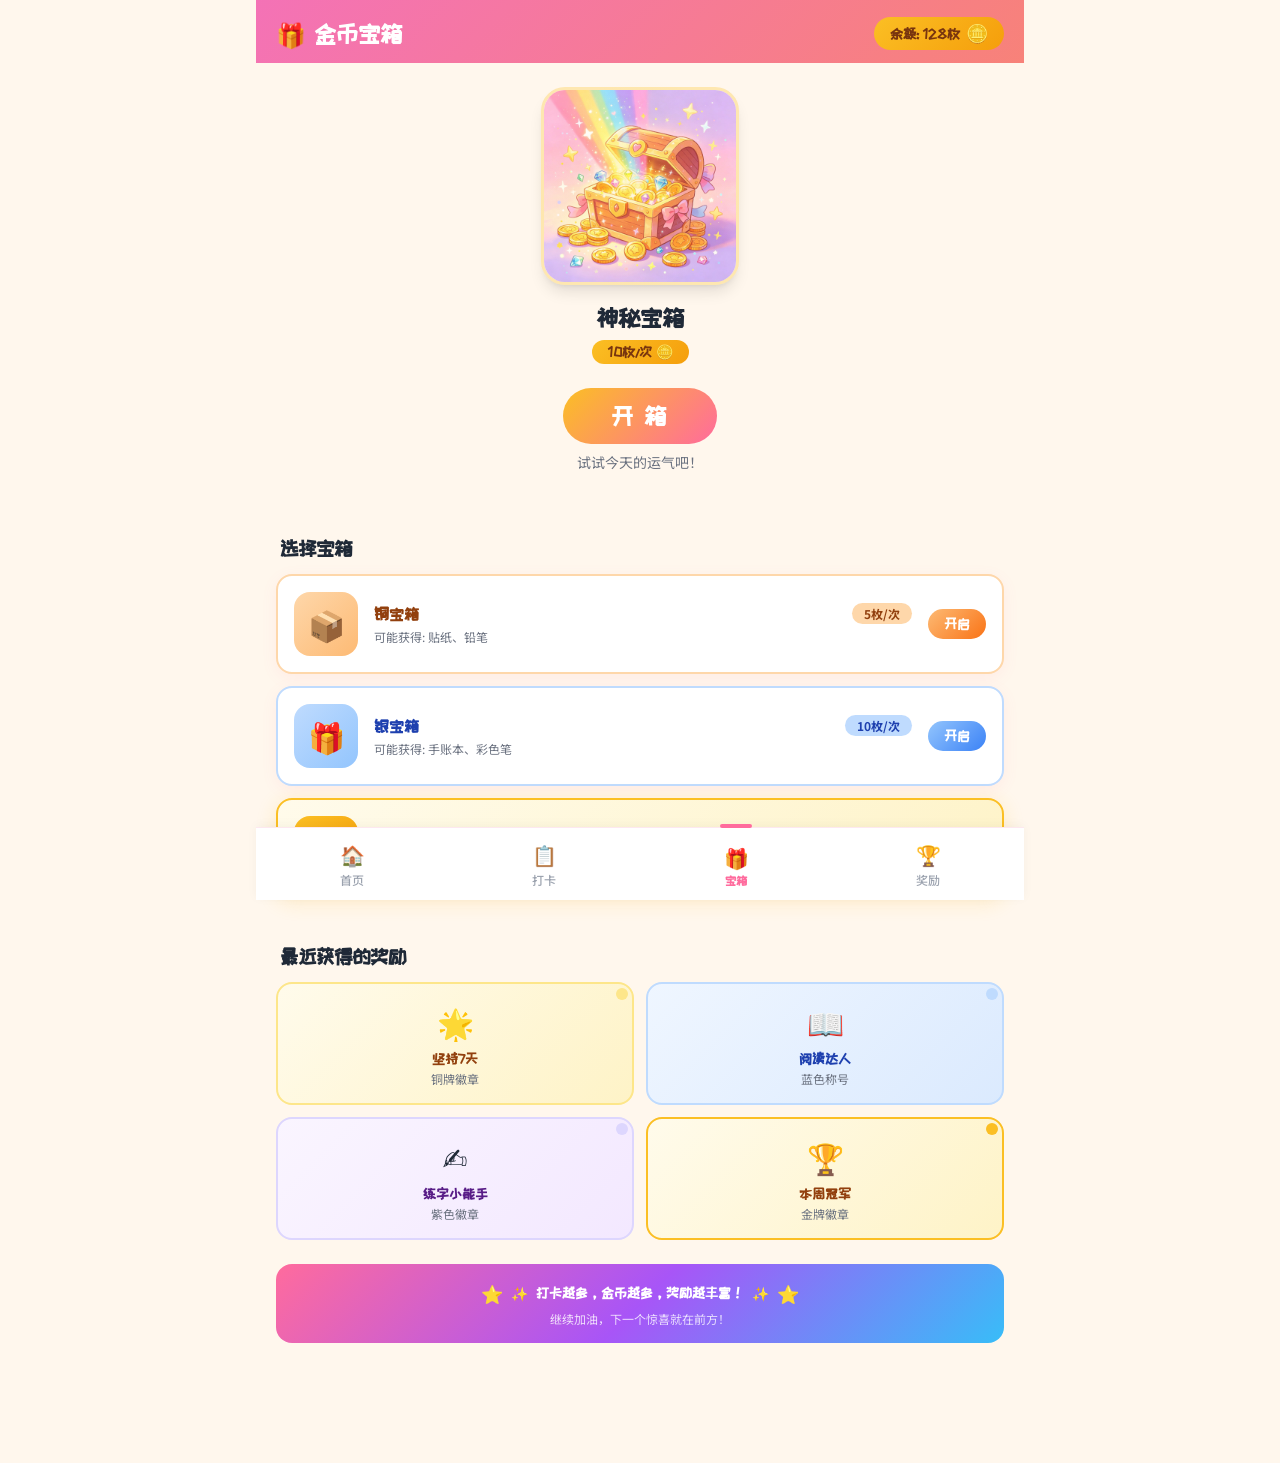
<file: deploy/pages/treasure-box.html>
<!DOCTYPE html>
<html lang="zh-CN">
<head>
    <meta charset="UTF-8">
    <meta name="viewport" content="width=device-width, initial-scale=1.0">
    <title>金币宝箱</title>
    <style id="theme-vars">
:root {
  /* Brand Colors — Rainbow Candy */
  --color-primary: #FF6B9D;
  --color-primary-light: #FF8FB5;
  --color-primary-dark: #E5507F;
  --color-secondary: #A855F7;
  --color-tertiary: #38BDF8;
  --color-accent-yellow: #FBBF24;
  --color-accent-green: #34D399;
  --color-accent-orange: #FB923C;
  --color-accent-pink: #F472B6;
  --color-bg: #FFF7ED;
  --color-bg-warm: #FFF1F5;
  --color-bg-cool: #EFF6FF;
  --color-surface: #FFFFFF;
  --color-surface-hover: #FFF5F7;
  --color-border: #FDE8EF;
  --color-border-soft: #FCE7F3;
  --color-text: #1F2937;
  --color-text-secondary: #6B7280;
  --color-text-tertiary: #9CA3AF;
  --color-text-inverse: #FFFFFF;
  --state-success: #34D399;
  --state-warning: #FBBF24;
  --state-error: #F87171;
  --state-info: #38BDF8;

  /* Gradient candies */
  --gradient-rainbow: linear-gradient(135deg, #FF6B9D, #A855F7, #38BDF8);
  --gradient-candy: linear-gradient(135deg, #F472B6, #FB923C);
  --gradient-sunset: linear-gradient(135deg, #FBBF24, #FF6B9D);
  --gradient-ocean: linear-gradient(135deg, #38BDF8, #34D399);
  --gradient-purple: linear-gradient(135deg, #A855F7, #F472B6);

  /* Typography */
  --font-family-title: "ZCOOL KuaiLe", "Noto Sans SC", system-ui, sans-serif;
  --font-family-body: "Noto Sans SC", system-ui, -apple-system, sans-serif;
  --font-size-display: 2.5rem;
  --font-size-h1: 2rem;
  --font-size-h2: 1.5rem;
  --font-size-h3: 1.25rem;
  --font-size-body: 1rem;
  --font-size-small: 0.875rem;
  --font-size-xs: 0.75rem;
  --font-weight-title: 700;
  --font-weight-body: 400;
  --font-weight-medium: 500;
  --line-height-heading: 1.3;
  --line-height-body: 1.6;

  /* Spacing */
  --spacing-xs: 4px;
  --spacing-sm: 8px;
  --spacing-md: 16px;
  --spacing-lg: 24px;
  --spacing-xl: 32px;
  --spacing-2xl: 48px;

  /* Radius */
  --radius-sm: 8px;
  --radius-md: 12px;
  --radius-lg: 16px;
  --radius-full: 9999px;

  /* Shadow */
  --shadow-sm: 0 1px 3px rgba(0,0,0,0.04);
  --shadow-md: 0 2px 8px rgba(0,0,0,0.04);
  --shadow-card: 0 4px 16px rgba(255,107,157,0.08);
  --shadow-float: 0 8px 24px rgba(168,85,247,0.12);

  /* Brand prefix */
  --brand-prefix: sc;
}

/* Dark mode is not needed for this children's app */

    </style>
    <link href="https://fonts.googleapis.com/css2?family=Noto+Sans+SC:wght@400;500;700&family=ZCOOL+KuaiLe&display=swap" rel="stylesheet">
</head>
<body>
  <div style="max-width: 768px; margin: 0 auto; min-height: 100vh; padding-bottom: 96px; background: var(--color-bg);">

    <!-- ===== Page Header ===== -->
    <header style="display: flex; align-items: center; justify-content: space-between; padding: 16px 20px 12px; background: var(--gradient-candy); background-size: 200% 200%;">
      <div style="display: flex; align-items: center; gap: 8px;">
        <span style="font-size: 1.5rem;">&#x1F381;</span>
        <h1 style="font-size: var(--font-size-h2); font-weight: var(--font-weight-title); color: #fff; margin: 0; font-family: var(--font-family-title);">金币宝箱</h1>
      </div>
      <div class="coin-badge" style="border-radius: var(--radius-full); padding: 6px 16px; display: flex; align-items: center; gap: 6px; font-size: var(--font-size-small); font-weight: var(--font-weight-title); background: linear-gradient(135deg, #FBBF24, #F59E0B); color: #78350F; font-family: var(--font-family-title);">
        余额: 128枚 <span style="font-size: 1.125rem;">&#x1FA99;</span>
      </div>
    </header>

    <!-- ===== Featured Treasure Chest (Hero) ===== -->
    <section style="padding: 24px 20px 16px; text-align: center;">
      <div class="sparkle-container" style="display: inline-block; position: relative;">
        <div class="sparkle-dot"></div>
        <div class="sparkle-dot"></div>
        <div class="sparkle-dot"></div>
        <div class="sparkle-dot"></div>
        <div class="sparkle-dot"></div>
        <div class="sparkle-dot"></div>
        <div class="sparkle-dot"></div>
        <div class="sparkle-dot"></div>
        <div class="sparkle-star">&#x2728;</div>
        <div class="sparkle-star">&#x2B50;</div>
        <div class="sparkle-star">&#x2728;</div>

        <div class="chest-wrapper float-anim">
          <img src="../assets/treasure-chest.jpg" alt="神秘宝箱" style="width: 192px; height: 192px; object-fit: cover; border-radius: 24px; box-shadow: 0 10px 15px -3px rgba(0,0,0,0.1), 0 4px 6px -4px rgba(0,0,0,0.1); border: 3px solid rgba(251,191,36,0.3); display: block;">
        </div>
      </div>

      <h2 style="font-size: var(--font-size-h2); font-weight: var(--font-weight-title); margin: 16px 0 8px; font-family: var(--font-family-title); color: var(--color-text);">神秘宝箱</h2>

      <div style="display: inline-flex; align-items: center; gap: 4px; border-radius: var(--radius-full); padding: 4px 16px; font-size: var(--font-size-small); font-weight: var(--font-weight-title); margin-bottom: 16px; background: linear-gradient(135deg, #FBBF24, #F59E0B); color: #78350F; font-family: var(--font-family-title);">
        10枚/次 &#x1FA99;
      </div>

      <div style="margin-top: 8px; margin-bottom: 8px;">
        <button class="glow-btn" style="border-radius: var(--radius-full); padding: 16px 48px; font-size: var(--font-size-h2); font-weight: var(--font-weight-title); color: #fff; border: none; cursor: pointer; background: var(--gradient-sunset); font-family: var(--font-family-title); letter-spacing: 0.1em;">
          开 箱
        </button>
      </div>

      <p style="font-size: var(--font-size-small); margin-top: 8px; color: var(--color-text-secondary); font-family: var(--font-family-body);">试试今天的运气吧！</p>
    </section>

    <!-- ===== Reward Tiers Section ===== -->
    <section style="padding: 16px 20px 8px;">
      <h3 style="font-size: var(--font-size-h3); font-weight: var(--font-weight-title); margin-bottom: 16px; padding: 0 4px; font-family: var(--font-family-title); color: var(--color-text);">选择宝箱</h3>

      <div style="display: flex; flex-direction: column; gap: 12px;">

        <!-- Bronze Box -->
        <div style="border-radius: var(--radius-lg); padding: 16px; display: flex; align-items: center; gap: 16px; background: var(--color-surface); border: 2px solid #FED7AA; box-shadow: var(--shadow-card);">
          <div style="flex-shrink: 0; width: 64px; height: 64px; border-radius: var(--radius-lg); display: flex; align-items: center; justify-content: center; font-size: 1.875rem; background: linear-gradient(135deg, #FED7AA, #FDBA74);">
            &#x1F4E6;
          </div>
          <div style="flex: 1; min-width: 0;">
            <div style="display: flex; align-items: center; justify-content: space-between; margin-bottom: 4px;">
              <span style="font-weight: var(--font-weight-title); font-size: var(--font-size-body); font-family: var(--font-family-title); color: #92400E;">铜宝箱</span>
              <span style="border-radius: var(--radius-full); padding: 2px 12px; font-size: var(--font-size-xs); font-weight: var(--font-weight-title); background: #FED7AA; color: #92400E;">5枚/次</span>
            </div>
            <p style="font-size: var(--font-size-xs); margin: 0; color: var(--color-text-secondary);">可能获得: 贴纸、铅笔</p>
          </div>
          <button style="flex-shrink: 0; border-radius: var(--radius-full); padding: 8px 16px; font-size: var(--font-size-small); font-weight: var(--font-weight-title); color: #fff; border: none; cursor: pointer; background: linear-gradient(135deg, #FDBA74, #F97316); font-family: var(--font-family-title);">
            开启
          </button>
        </div>

        <!-- Silver Box -->
        <div style="border-radius: var(--radius-lg); padding: 16px; display: flex; align-items: center; gap: 16px; background: var(--color-surface); border: 2px solid #BFDBFE; box-shadow: var(--shadow-card);">
          <div style="flex-shrink: 0; width: 64px; height: 64px; border-radius: var(--radius-lg); display: flex; align-items: center; justify-content: center; font-size: 1.875rem; background: linear-gradient(135deg, #BFDBFE, #93C5FD);">
            &#x1F381;
          </div>
          <div style="flex: 1; min-width: 0;">
            <div style="display: flex; align-items: center; justify-content: space-between; margin-bottom: 4px;">
              <span style="font-weight: var(--font-weight-title); font-size: var(--font-size-body); font-family: var(--font-family-title); color: #1E40AF;">银宝箱</span>
              <span style="border-radius: var(--radius-full); padding: 2px 12px; font-size: var(--font-size-xs); font-weight: var(--font-weight-title); background: #BFDBFE; color: #1E40AF;">10枚/次</span>
            </div>
            <p style="font-size: var(--font-size-xs); margin: 0; color: var(--color-text-secondary);">可能获得: 手账本、彩色笔</p>
          </div>
          <button style="flex-shrink: 0; border-radius: var(--radius-full); padding: 8px 16px; font-size: var(--font-size-small); font-weight: var(--font-weight-title); color: #fff; border: none; cursor: pointer; background: linear-gradient(135deg, #93C5FD, #3B82F6); font-family: var(--font-family-title);">
            开启
          </button>
        </div>

        <!-- Gold Box (Premium) -->
        <div class="gold-box-card" style="border-radius: var(--radius-lg); padding: 16px; display: flex; align-items: center; gap: 16px; background: linear-gradient(135deg, #FFFBEB, #FEF3C7); border: 2px solid var(--color-accent-yellow); box-shadow: 0 4px 20px rgba(251,191,36,0.2); position: relative; overflow: hidden;">
          <div style="flex-shrink: 0; width: 64px; height: 64px; border-radius: var(--radius-lg); display: flex; align-items: center; justify-content: center; font-size: 1.875rem; background: linear-gradient(135deg, #FBBF24, #F59E0B);" class="glow-btn-sm">
            &#x1F451;
          </div>
          <div style="flex: 1; min-width: 0;">
            <div style="display: flex; align-items: center; justify-content: space-between; margin-bottom: 4px;">
              <span style="font-weight: var(--font-weight-title); font-size: var(--font-size-body); font-family: var(--font-family-title); color: #92400E;">金宝箱</span>
              <span style="border-radius: var(--radius-full); padding: 2px 12px; font-size: var(--font-size-xs); font-weight: var(--font-weight-title); background: linear-gradient(135deg, #FBBF24, #F59E0B); color: #78350F;">20枚/次</span>
            </div>
            <p style="font-size: var(--font-size-xs); margin: 0; color: var(--color-text-secondary);">可能获得: 公主皇冠、绘本</p>
          </div>
          <button class="glow-btn-sm" style="flex-shrink: 0; border-radius: var(--radius-full); padding: 8px 16px; font-size: var(--font-size-small); font-weight: var(--font-weight-title); color: #fff; border: none; cursor: pointer; background: linear-gradient(135deg, #FBBF24, #FF6B9D); font-family: var(--font-family-title);">
            开启
          </button>
        </div>

      </div>
    </section>

    <!-- ===== Recent Wins Section ===== -->
    <section style="padding: 20px 20px 12px;">
      <h3 style="font-size: var(--font-size-h3); font-weight: var(--font-weight-title); margin-bottom: 16px; padding: 0 4px; font-family: var(--font-family-title); color: var(--color-text);">最近获得的奖励</h3>

      <div style="display: grid; grid-template-columns: 1fr 1fr; gap: 12px;">

        <!-- Badge 1: 坚持7天 -->
        <div style="border-radius: var(--radius-lg); padding: 16px; text-align: center; position: relative; overflow: hidden; background: linear-gradient(135deg, #FFFBEB, #FEF3C7); border: 2px solid #FDE68A;">
          <div style="font-size: 1.875rem; margin-bottom: 8px;">&#x1F31F;</div>
          <div style="font-weight: var(--font-weight-title); font-size: var(--font-size-small); margin-bottom: 4px; font-family: var(--font-family-title); color: #92400E;">坚持7天</div>
          <div style="font-size: var(--font-size-xs); color: var(--color-text-secondary);">铜牌徽章</div>
          <div style="position: absolute; top: 4px; right: 4px; width: 12px; height: 12px; border-radius: 50%; background: #FDE68A;"></div>
        </div>

        <!-- Badge 2: 阅读达人 -->
        <div style="border-radius: var(--radius-lg); padding: 16px; text-align: center; position: relative; overflow: hidden; background: linear-gradient(135deg, #EFF6FF, #DBEAFE); border: 2px solid #BFDBFE;">
          <div style="font-size: 1.875rem; margin-bottom: 8px;">&#x1F4D6;</div>
          <div style="font-weight: var(--font-weight-title); font-size: var(--font-size-small); margin-bottom: 4px; font-family: var(--font-family-title); color: #1E40AF;">阅读达人</div>
          <div style="font-size: var(--font-size-xs); color: var(--color-text-secondary);">蓝色称号</div>
          <div style="position: absolute; top: 4px; right: 4px; width: 12px; height: 12px; border-radius: 50%; background: #BFDBFE;"></div>
        </div>

        <!-- Badge 3: 练字小能手 -->
        <div style="border-radius: var(--radius-lg); padding: 16px; text-align: center; position: relative; overflow: hidden; background: linear-gradient(135deg, #FAF5FF, #F3E8FF); border: 2px solid #DDD6FE;">
          <div style="font-size: 1.875rem; margin-bottom: 8px;">&#x270D;&#xFE0F;</div>
          <div style="font-weight: var(--font-weight-title); font-size: var(--font-size-small); margin-bottom: 4px; font-family: var(--font-family-title); color: #581C87;">练字小能手</div>
          <div style="font-size: var(--font-size-xs); color: var(--color-text-secondary);">紫色徽章</div>
          <div style="position: absolute; top: 4px; right: 4px; width: 12px; height: 12px; border-radius: 50%; background: #DDD6FE;"></div>
        </div>

        <!-- Badge 4: 本周冠军 -->
        <div class="gold-box-card" style="border-radius: var(--radius-lg); padding: 16px; text-align: center; position: relative; overflow: hidden; background: linear-gradient(135deg, #FFFBEB, #FEF3C7); border: 2px solid var(--color-accent-yellow);">
          <div style="font-size: 1.875rem; margin-bottom: 8px;">&#x1F3C6;</div>
          <div style="font-weight: var(--font-weight-title); font-size: var(--font-size-small); margin-bottom: 4px; font-family: var(--font-family-title); color: #92400E;">本周冠军</div>
          <div style="font-size: var(--font-size-xs); color: var(--color-text-secondary);">金牌徽章</div>
          <div class="banner-star" style="position: absolute; top: 4px; right: 4px; width: 12px; height: 12px; border-radius: 50%; background: var(--color-accent-yellow);"></div>
        </div>

      </div>
    </section>

    <!-- ===== Encouragement Banner ===== -->
    <section style="padding: 12px 20px 24px;">
      <div style="border-radius: var(--radius-lg); padding: 16px 20px; text-align: center; position: relative; overflow: hidden; background: var(--gradient-rainbow);">
        <div style="position: relative; z-index: 10;">
          <div style="display: flex; align-items: center; justify-content: center; gap: 8px; margin-bottom: 4px;">
            <span class="banner-star" style="font-size: 1.125rem;">&#x2B50;</span>
            <span class="banner-star" style="font-size: var(--font-size-small);">&#x2728;</span>
            <p style="font-size: var(--font-size-small); font-weight: var(--font-weight-title); color: #fff; margin: 0; font-family: var(--font-family-title);">打卡越多，金币越多，奖励越丰富！</p>
            <span class="banner-star" style="font-size: var(--font-size-small);">&#x2728;</span>
            <span class="banner-star" style="font-size: 1.125rem;">&#x2B50;</span>
          </div>
          <p style="font-size: var(--font-size-xs); color: rgba(255,255,255,0.8); margin: 0;">继续加油，下一个惊喜就在前方！</p>
        </div>
      </div>
    </section>

  </div>

  <!-- ===== Bottom Tab Bar ===== -->
  <nav style="position: fixed; bottom: 0; left: 50%; transform: translateX(-50%); width: 100%; max-width: 768px; z-index: 50; background: var(--color-surface); border-top: 1px solid var(--color-border); box-shadow: 0 -2px 10px rgba(0,0,0,0.04);">
    <div style="display: flex; align-items: center; justify-content: space-around; padding: 8px 0;">
      <a href="#" data-dom-id="nav-home" style="display: flex; flex-direction: column; align-items: center; gap: 2px; padding: 4px 12px; font-size: var(--font-size-xs); border-radius: var(--radius-lg); color: var(--color-text-tertiary); text-decoration: none; transition: color 0.2s;">
        <span style="font-size: 1.25rem;">&#x1F3E0;</span>
        <span style="font-weight: var(--font-weight-medium);">首页</span>
      </a>
      <a href="#" data-dom-id="nav-daily-checkin" style="display: flex; flex-direction: column; align-items: center; gap: 2px; padding: 4px 12px; font-size: var(--font-size-xs); border-radius: var(--radius-lg); color: var(--color-text-tertiary); text-decoration: none; transition: color 0.2s;">
        <span style="font-size: 1.25rem;">&#x1F4CB;</span>
        <span style="font-weight: var(--font-weight-medium);">打卡</span>
      </a>
      <a href="#" data-dom-id="nav-treasure-box" style="display: flex; flex-direction: column; align-items: center; gap: 2px; padding: 4px 12px; font-size: var(--font-size-xs); border-radius: var(--radius-lg); color: var(--color-primary); text-decoration: none; transition: color 0.2s;">
        <span style="font-size: 1.25rem;">&#x1F381;</span>
        <span style="font-weight: var(--font-weight-title); font-family: var(--font-family-title);">宝箱</span>
      </a>
      <a href="#" data-dom-id="nav-my-rewards" style="display: flex; flex-direction: column; align-items: center; gap: 2px; padding: 4px 12px; font-size: var(--font-size-xs); border-radius: var(--radius-lg); color: var(--color-text-tertiary); text-decoration: none; transition: color 0.2s;">
        <span style="font-size: 1.25rem;">&#x1F3C6;</span>
        <span style="font-weight: var(--font-weight-medium);">奖励</span>
      </a>
    </div>
    <!-- Active tab indicator for 宝箱 (3rd tab, positioned at ~62.5% from left) -->
    <div style="position: absolute; bottom: 100%; left: 62.5%; transform: translateX(-50%); width: 32px; height: 4px; border-radius: var(--radius-full); background: var(--color-primary);"></div>
  </nav>


    <style>
    body {
      font-family: var(--font-family-body);
      background: var(--color-bg);
      color: var(--color-text);
      margin: 0;
      padding: 0;
      -webkit-font-smoothing: antialiased;
    }

    /* ===== Sparkle / Twinkle Animations ===== */
    @keyframes sparkle {
      0%, 100% { opacity: 0; transform: scale(0) rotate(0deg); }
      50% { opacity: 1; transform: scale(1) rotate(180deg); }
    }
    @keyframes sparkle-float {
      0% { opacity: 0; transform: translateY(0) scale(0); }
      30% { opacity: 1; transform: translateY(-10px) scale(1); }
      100% { opacity: 0; transform: translateY(-30px) scale(0.5); }
    }
    @keyframes glow-pulse {
      0%, 100% { box-shadow: 0 0 15px rgba(251,191,36,0.4), 0 0 30px rgba(255,107,157,0.2); }
      50% { box-shadow: 0 0 25px rgba(251,191,36,0.7), 0 0 50px rgba(255,107,157,0.4), 0 0 70px rgba(168,85,247,0.2); }
    }
    @keyframes glow-pulse-sm {
      0%, 100% { box-shadow: 0 0 8px rgba(251,191,36,0.3); }
      50% { box-shadow: 0 0 18px rgba(251,191,36,0.6), 0 0 30px rgba(255,107,157,0.2); }
    }
    @keyframes float {
      0%, 100% { transform: translateY(0); }
      50% { transform: translateY(-6px); }
    }
    @keyframes shimmer {
      0% { background-position: -200% center; }
      100% { background-position: 200% center; }
    }
    @keyframes coin-spin {
      0% { transform: rotateY(0deg); }
      100% { transform: rotateY(360deg); }
    }
    @keyframes star-burst {
      0%, 100% { transform: scale(1); opacity: 0.7; }
      50% { transform: scale(1.3); opacity: 1; }
    }
    @keyframes badge-shine {
      0% { left: -50%; }
      100% { left: 150%; }
    }

    .sparkle-container {
      position: relative;
    }
    .sparkle-dot {
      position: absolute;
      width: 8px;
      height: 8px;
      border-radius: 50%;
      background: var(--color-accent-yellow);
      animation: sparkle-float 2s ease-in-out infinite;
    }
    .sparkle-dot:nth-child(1) { top: 5%; left: 10%; animation-delay: 0s; }
    .sparkle-dot:nth-child(2) { top: 15%; right: 12%; animation-delay: 0.4s; width: 6px; height: 6px; background: var(--color-primary-light); }
    .sparkle-dot:nth-child(3) { top: 40%; left: 5%; animation-delay: 0.8s; width: 10px; height: 10px; }
    .sparkle-dot:nth-child(4) { top: 30%; right: 8%; animation-delay: 1.2s; background: var(--color-tertiary); }
    .sparkle-dot:nth-child(5) { bottom: 20%; left: 15%; animation-delay: 0.6s; width: 6px; height: 6px; background: var(--color-secondary); }
    .sparkle-dot:nth-child(6) { top: 50%; right: 18%; animation-delay: 1.0s; width: 12px; height: 12px; background: var(--color-accent-yellow); }
    .sparkle-dot:nth-child(7) { bottom: 35%; left: 8%; animation-delay: 1.5s; background: var(--color-primary); }
    .sparkle-dot:nth-child(8) { top: 8%; left: 50%; animation-delay: 0.3s; width: 5px; height: 5px; }

    .sparkle-star {
      position: absolute;
      font-size: 16px;
      animation: sparkle-float 2.5s ease-in-out infinite;
      pointer-events: none;
    }
    .sparkle-star:nth-child(9) { top: 2%; right: 25%; animation-delay: 0.2s; font-size: 14px; }
    .sparkle-star:nth-child(10) { bottom: 10%; right: 5%; animation-delay: 1.3s; font-size: 18px; }
    .sparkle-star:nth-child(11) { top: 60%; left: 2%; animation-delay: 0.9s; font-size: 12px; }

    .glow-btn {
      animation: glow-pulse 2s ease-in-out infinite;
    }
    .glow-btn-sm {
      animation: glow-pulse-sm 2s ease-in-out infinite;
    }

    .float-anim {
      animation: float 3s ease-in-out infinite;
    }

    /* Treasure chest image wrapper */
    .chest-wrapper {
      position: relative;
      display: inline-block;
    }
    .chest-wrapper::after {
      content: '';
      position: absolute;
      inset: -10px;
      border-radius: 50%;
      background: radial-gradient(circle, rgba(251,191,36,0.15) 0%, transparent 70%);
      animation: glow-pulse 3s ease-in-out infinite;
      pointer-events: none;
    }

    /* Gold box sparkle overlay */
    .gold-box-card {
      position: relative;
      overflow: hidden;
    }
    .gold-box-card::before {
      content: '';
      position: absolute;
      top: -50%;
      left: -50%;
      width: 30%;
      height: 200%;
      background: linear-gradient(90deg, transparent, rgba(255,255,255,0.3), transparent);
      transform: skewX(-15deg);
      animation: badge-shine 3s ease-in-out infinite;
      pointer-events: none;
      z-index: 1;
    }

    /* Coin badge shimmer */
    .coin-badge {
      position: relative;
      overflow: hidden;
    }
    .coin-badge::after {
      content: '';
      position: absolute;
      top: -50%;
      left: -50%;
      width: 30%;
      height: 200%;
      background: linear-gradient(90deg, transparent, rgba(255,255,255,0.35), transparent);
      transform: skewX(-15deg);
      animation: badge-shine 2.5s ease-in-out infinite;
      pointer-events: none;
    }

    /* Rainbow banner star decorations */
    .banner-star {
      animation: star-burst 2s ease-in-out infinite;
    }
    .banner-star:nth-child(2) { animation-delay: 0.3s; }
    .banner-star:nth-child(3) { animation-delay: 0.7s; }
    .banner-star:nth-child(4) { animation-delay: 1.1s; }
  </style>
<!-- Treasure Open Modal -->
<div id="treasure-modal" style="display:none; position:fixed; inset:0; z-index:100; background:rgba(0,0,0,0.6); justify-content:center; align-items:center;">
  <div style="background:#fff; border-radius:var(--radius-lg); padding:32px 24px; text-align:center; max-width:320px; width:90%; position:relative; box-shadow:var(--shadow-float);">
    <div id="modal-animation" style="font-size:4rem; margin-bottom:16px; animation: celebrateBounce 0.8s ease-out;">🎁</div>
    <h3 id="modal-title" style="font-family:var(--font-family-title); font-size:var(--font-size-h2); color:var(--color-primary); margin-bottom:8px;">恭喜获得!</h3>
    <p id="modal-reward" style="font-size:var(--font-size-body); color:var(--color-text); margin-bottom:4px; font-weight:var(--font-weight-title);"></p>
    <p id="modal-coin-change" style="font-size:var(--font-size-small); color:var(--color-accent-orange); margin-bottom:20px;"></p>
    <button id="modal-close" style="border-radius:var(--radius-full); padding:12px 40px; font-size:var(--font-size-body); font-weight:var(--font-weight-title); color:#fff; border:none; cursor:pointer; background:var(--gradient-rainbow); font-family:var(--font-family-title);">太棒了!</button>
  </div>
</div>
<div id="not-enough-modal" style="display:none; position:fixed; inset:0; z-index:100; background:rgba(0,0,0,0.6); justify-content:center; align-items:center;">
  <div style="background:#fff; border-radius:var(--radius-lg); padding:32px 24px; text-align:center; max-width:320px; width:90%; box-shadow:var(--shadow-float);">
    <div style="font-size:3rem; margin-bottom:12px;">😢</div>
    <h3 style="font-family:var(--font-family-title); font-size:var(--font-size-h2); color:var(--color-text); margin-bottom:8px;">金币不足</h3>
    <p style="font-size:var(--font-size-small); color:var(--color-text-secondary); margin-bottom:20px;">去完成学习任务赚取更多金币吧！</p>
    <button id="not-enough-close" style="border-radius:var(--radius-full); padding:12px 40px; font-size:var(--font-size-body); font-weight:var(--font-weight-title); color:#fff; border:none; cursor:pointer; background:var(--gradient-purple); font-family:var(--font-family-title);">好的</button>
  </div>
</div>
<style>
@keyframes celebrateBounce {
  0% { transform: scale(1); }
  30% { transform: scale(1.3); }
  50% { transform: scale(0.9); }
  70% { transform: scale(1.1); }
  100% { transform: scale(1); }
}
</style>
<script>
document.addEventListener('DOMContentLoaded', function() {
  var navMap = {
    'nav-home': 'home.html',
    'nav-daily-checkin': 'daily-checkin.html',
    'nav-treasure-box': 'treasure-box.html',
    'nav-my-rewards': 'my-rewards.html'
  };
  document.querySelectorAll('[data-dom-id]').forEach(function(el) {
    el.addEventListener('click', function(e) {
      e.preventDefault();
      var target = navMap[el.getAttribute('data-dom-id')];
      if (target) window.location.href = target;
    });
  });

  var coins = 128;

  // Reward pools for each box type
  var rewards = {
    bronze: ['可爱贴纸', '彩色铅笔', '小橡皮', '书签'],
    silver: ['手账本', '彩色笔套装', '阅读灯', '笔记本'],
    gold: ['公主皇冠发卡', '精美绘本', '水晶球', '魔法棒']
  };
  var emojis = {
    bronze: ['🎀', '✏️', '🧸', '🔖'],
    silver: ['📖', '🖌️', '💡', '📓'],
    gold: ['👑', '📚', '🔮', '✨']
  };

  function updateCoinDisplay() {
    var badges = document.querySelectorAll('.coin-badge');
    badges.forEach(function(b) {
      b.innerHTML = '余额: ' + coins + '枚 <span style="font-size:1.125rem;">&#x1FA99;</span>';
    });
    var priceTag = document.querySelector('[data-price-tag]');
    if (priceTag) priceTag.textContent = '10枚/次 &#x1FA99;';
  }

  function openBox(type, cost) {
    if (coins < cost) {
      document.getElementById('not-enough-modal').style.display = 'flex';
      return;
    }
    coins -= cost;
    updateCoinDisplay();
    var pool = rewards[type] || rewards.bronze;
    var emojiPool = emojis[type] || emojis.bronze;
    var idx = Math.floor(Math.random() * pool.length);
    var reward = pool[idx];
    var emoji = emojiPool[idx];
    document.getElementById('modal-animation').textContent = emoji;
    document.getElementById('modal-title').textContent = '恭喜获得!';
    document.getElementById('modal-reward').textContent = reward;
    document.getElementById('modal-coin-change').textContent = '-' + cost + '枚 金币';
    document.getElementById('treasure-modal').style.display = 'flex';
  }

  // Main "开箱" button
  var glowBtn = document.querySelector('.glow-btn');
  if (glowBtn) {
    glowBtn.addEventListener('click', function(e) {
      e.preventDefault();
      openBox('silver', 10);
    });
  }

  // Box-specific "开启" buttons
  var allBtns = document.querySelectorAll('button');
  allBtns.forEach(function(btn) {
    var text = btn.textContent.trim();
    if (text === '开启') {
      var card = btn.closest('div[class]') || btn.parentElement;
      var priceText = card ? card.textContent : '';
      if (priceText.indexOf('铜') !== -1) {
        btn.addEventListener('click', function(e) { e.preventDefault(); openBox('bronze', 5); });
      } else if (priceText.indexOf('银') !== -1) {
        btn.addEventListener('click', function(e) { e.preventDefault(); openBox('silver', 10); });
      } else if (priceText.indexOf('金') !== -1) {
        btn.addEventListener('click', function(e) { e.preventDefault(); openBox('gold', 20); });
      }
    }
  });

  // Modal close buttons
  var closeBtn = document.getElementById('modal-close');
  if (closeBtn) closeBtn.addEventListener('click', function() {
    document.getElementById('treasure-modal').style.display = 'none';
  });
  var notEnoughClose = document.getElementById('not-enough-close');
  if (notEnoughClose) notEnoughClose.addEventListener('click', function() {
    document.getElementById('not-enough-modal').style.display = 'none';
  });

  // Close modals on background click
  ['treasure-modal', 'not-enough-modal'].forEach(function(id) {
    document.getElementById(id).addEventListener('click', function(e) {
      if (e.target === this) this.style.display = 'none';
    });
  });
});
</script>
</body>
</html>
</file>
